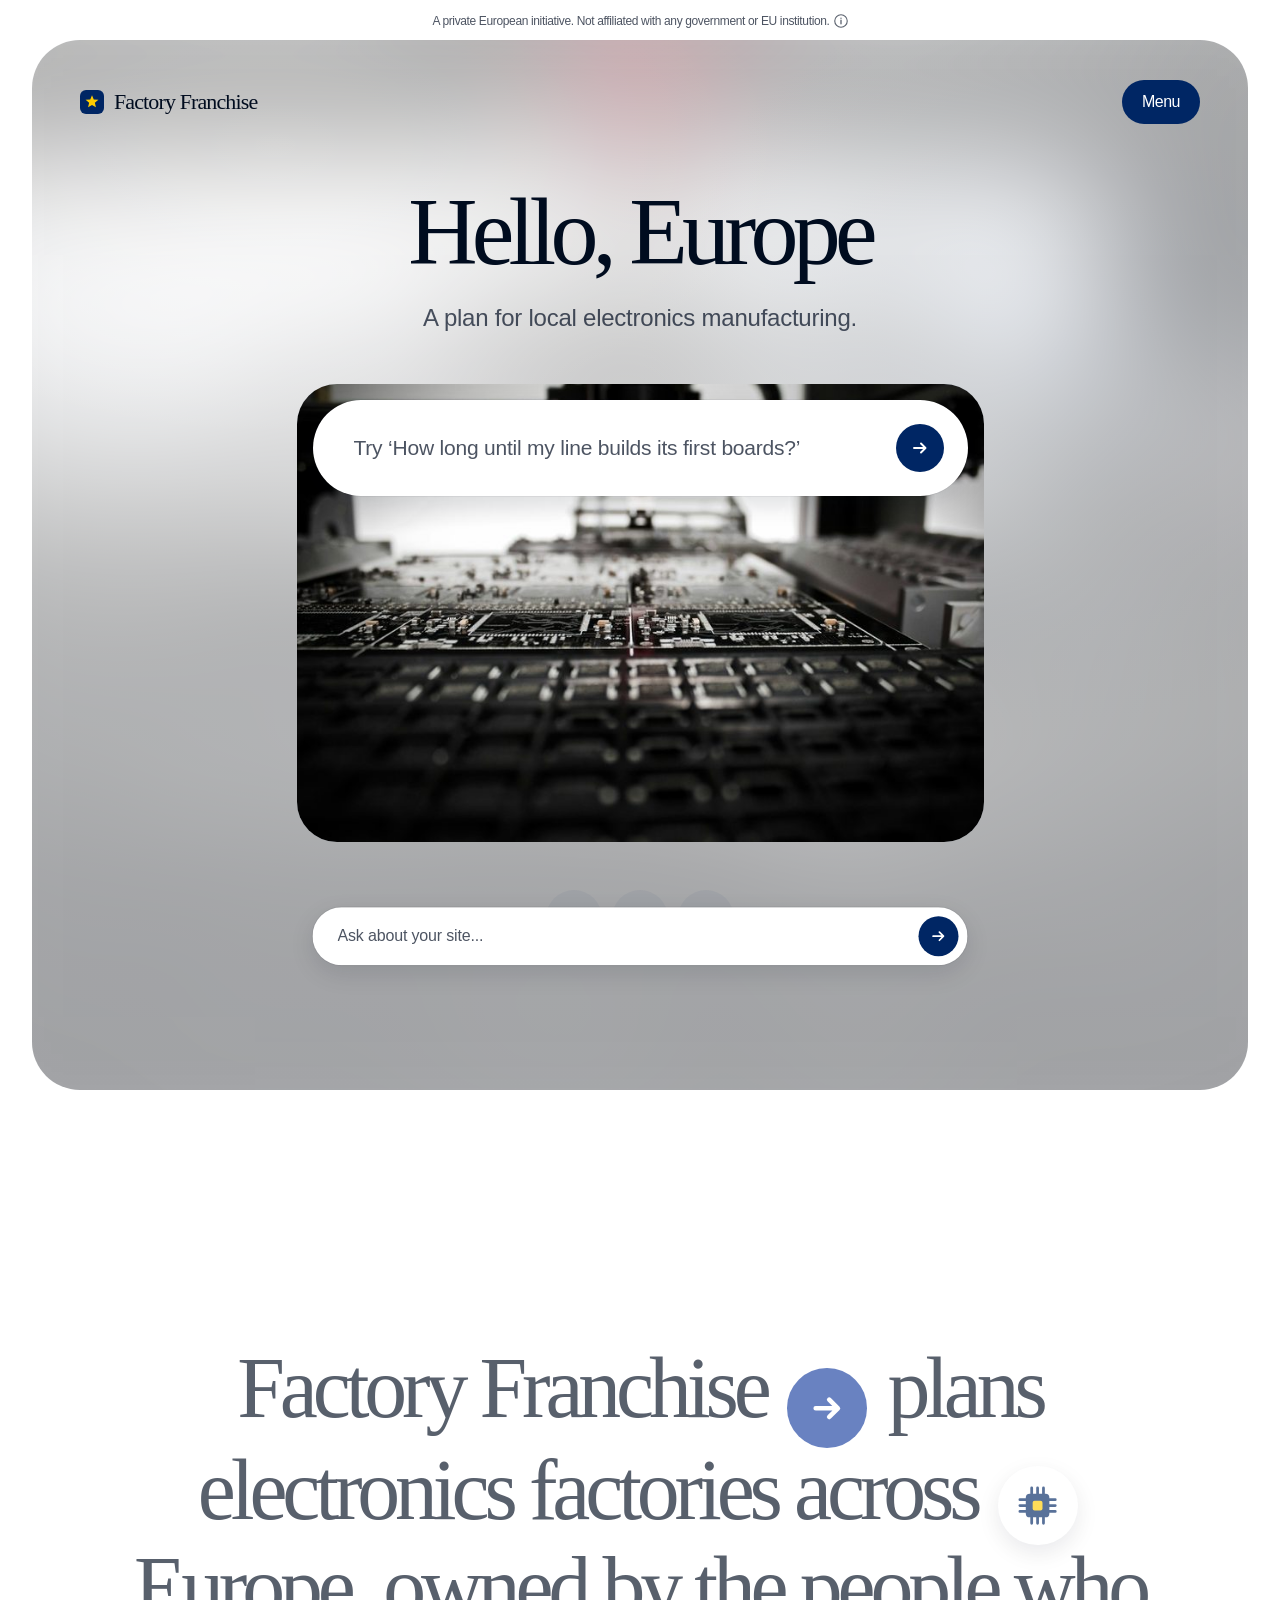
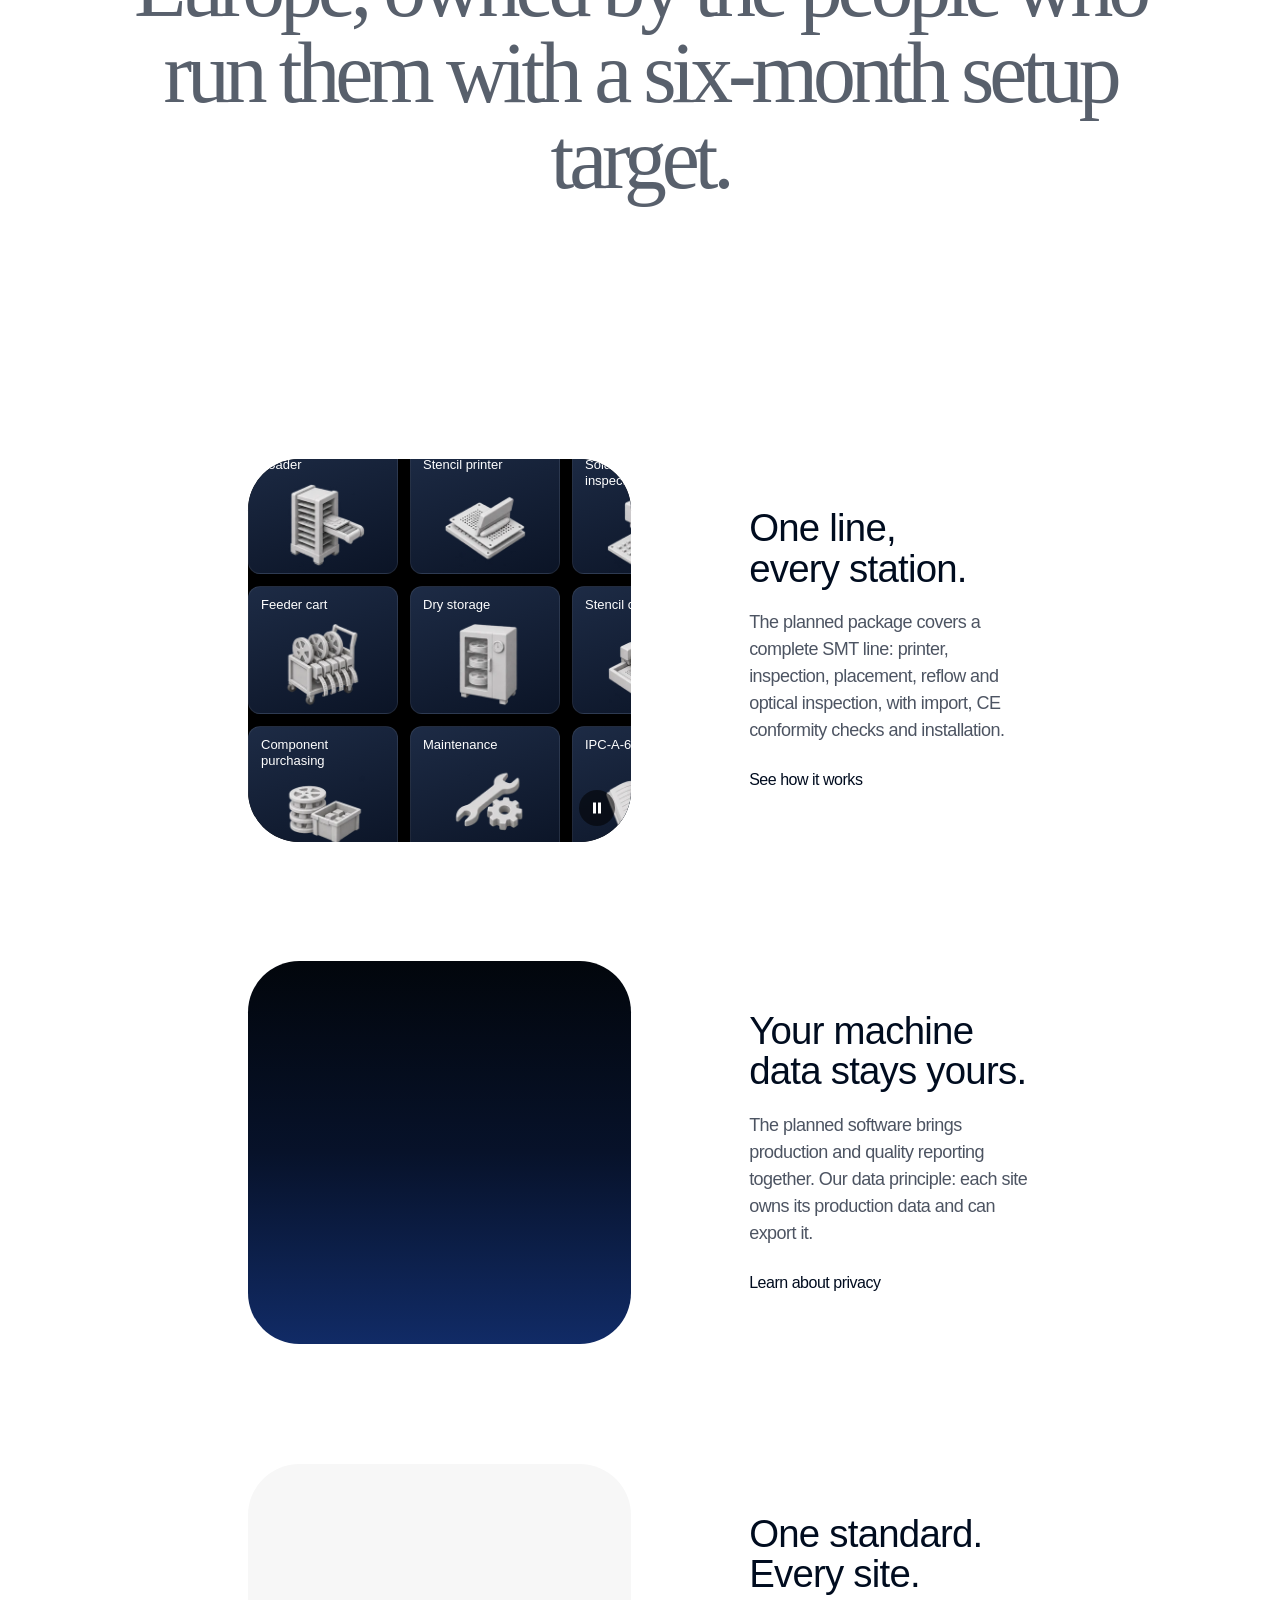
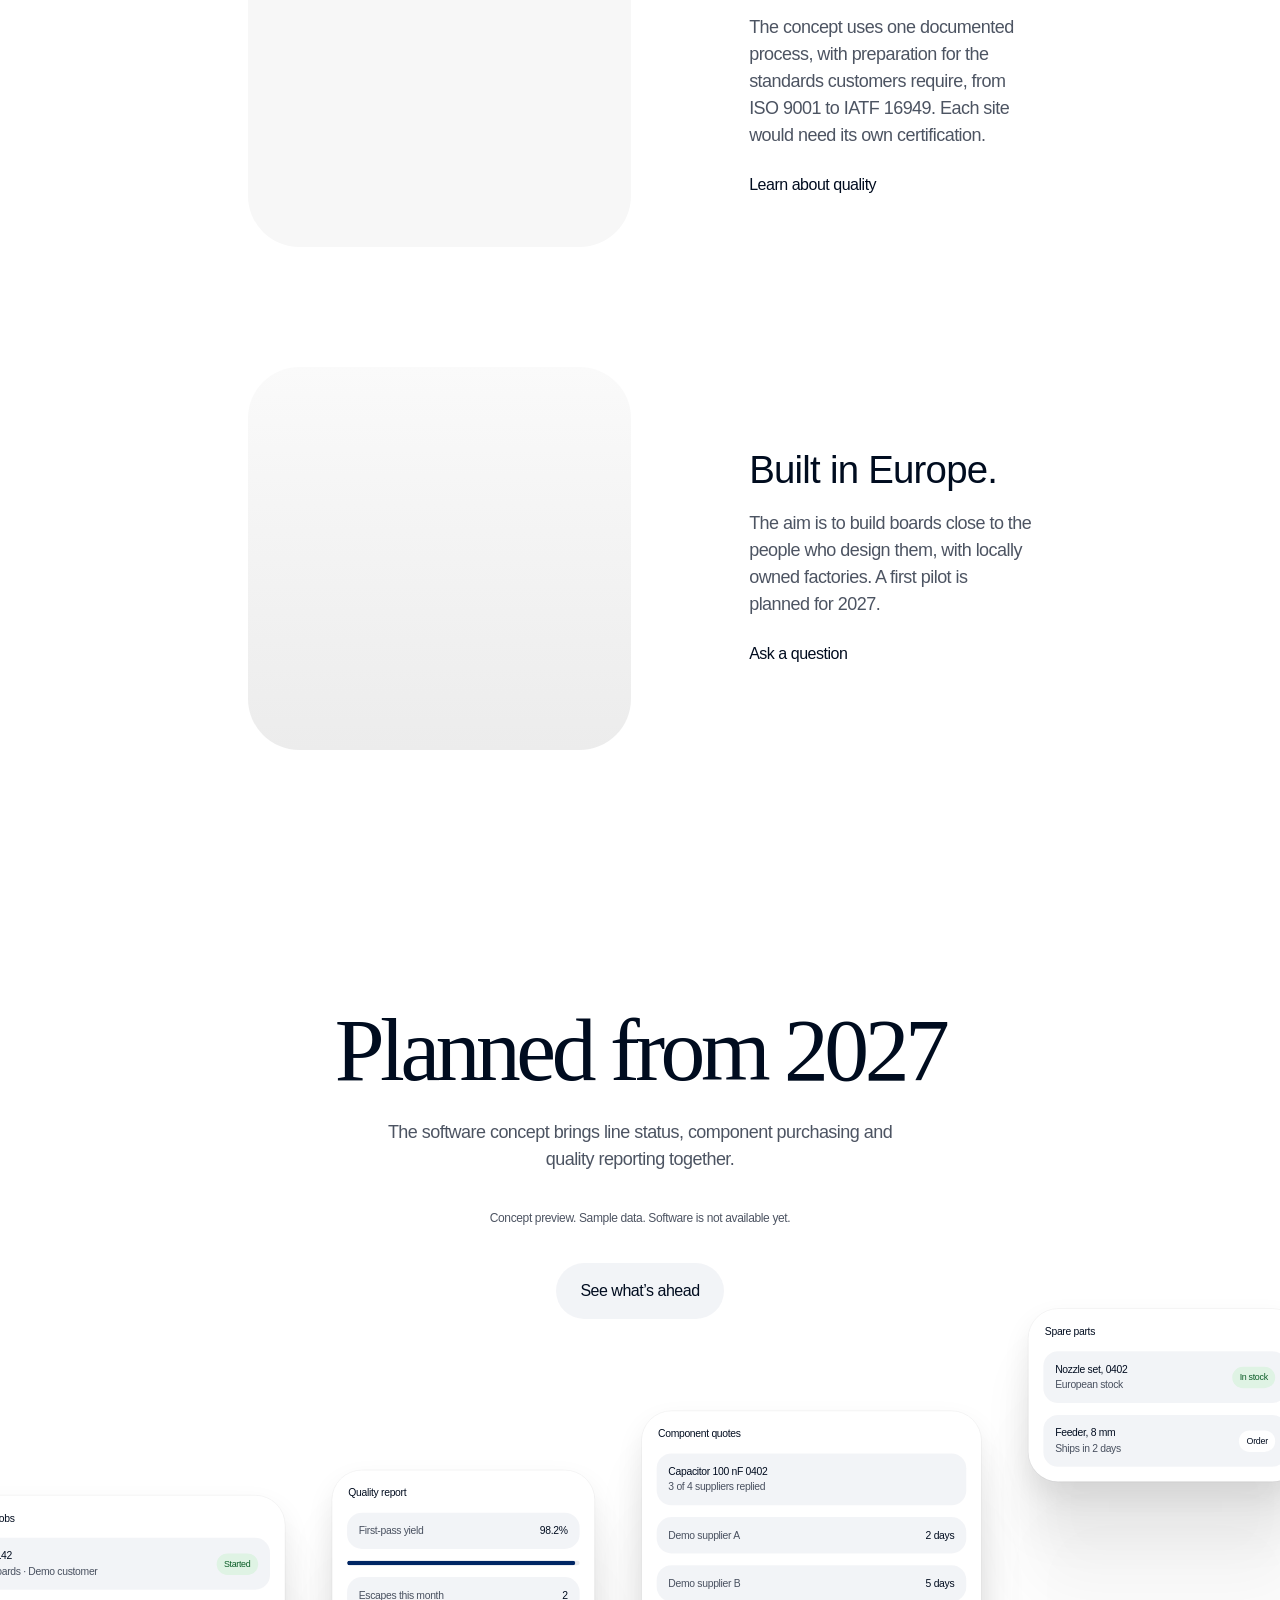
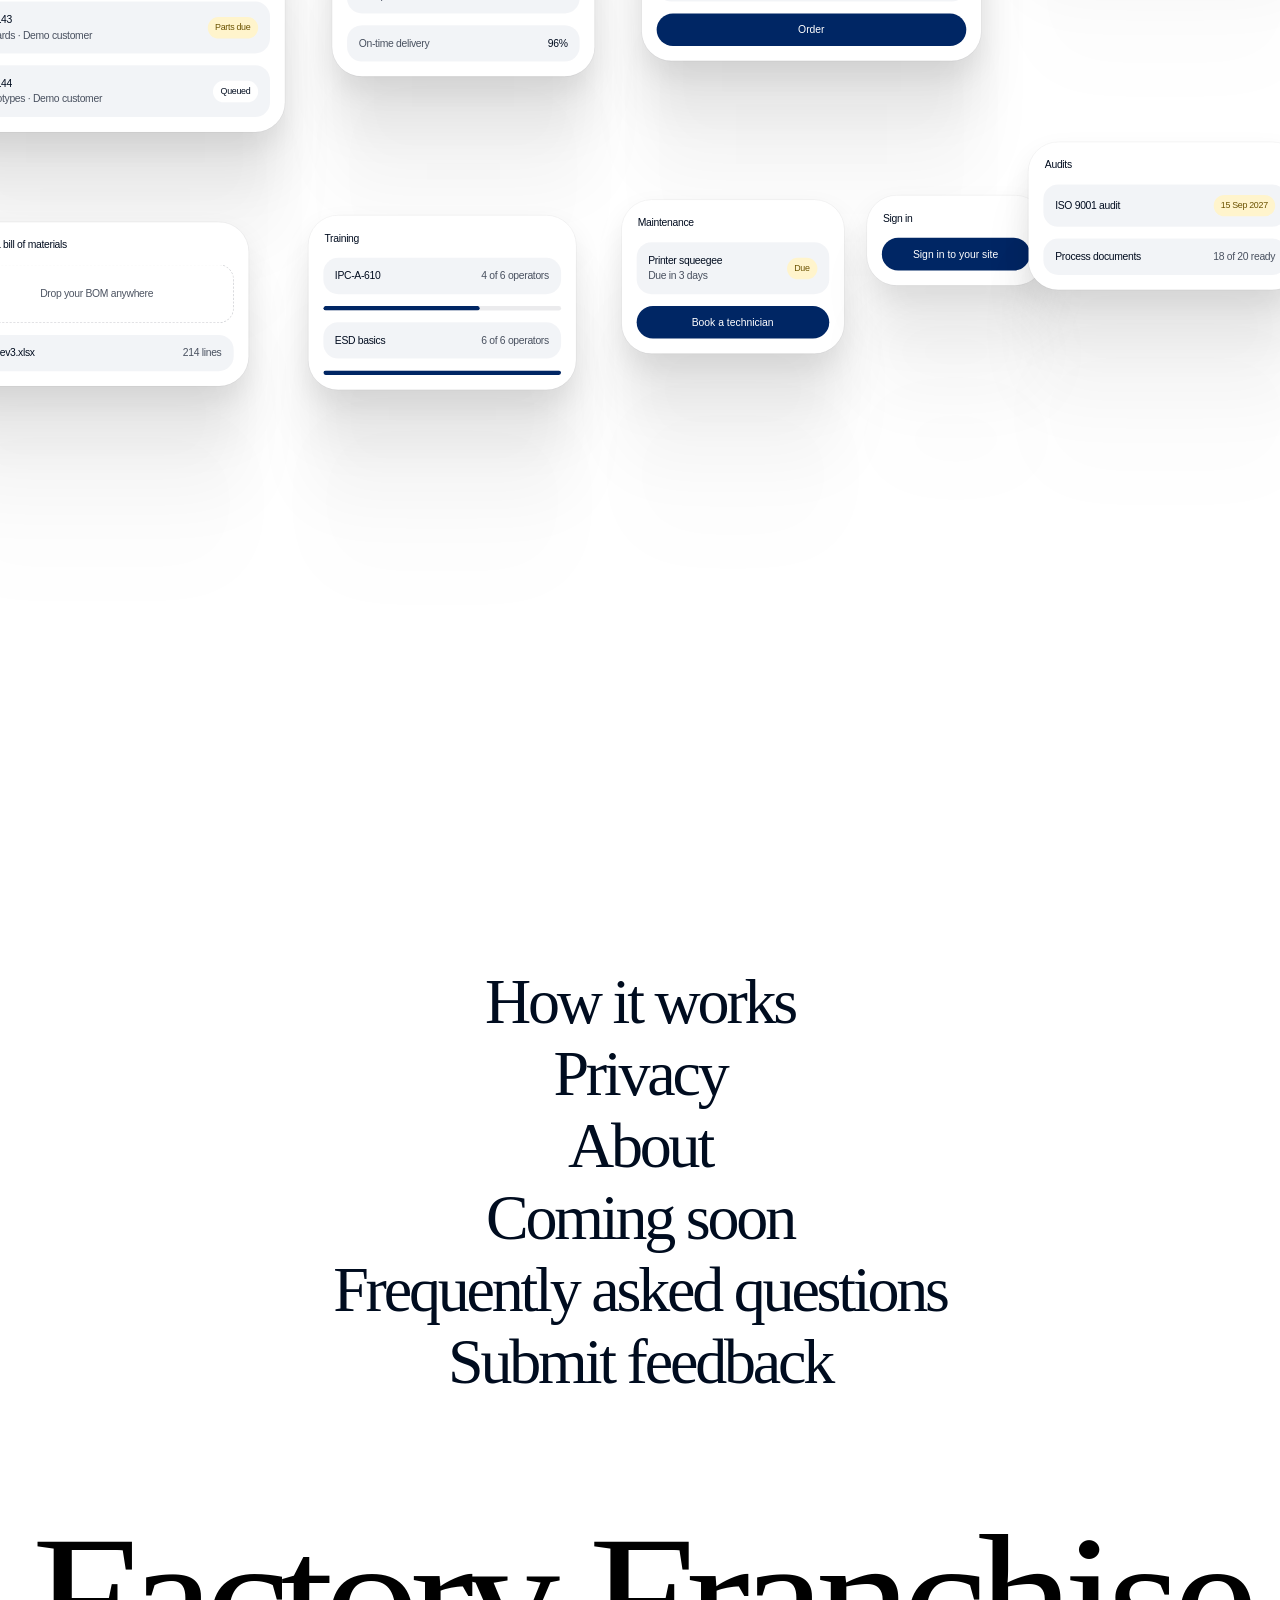
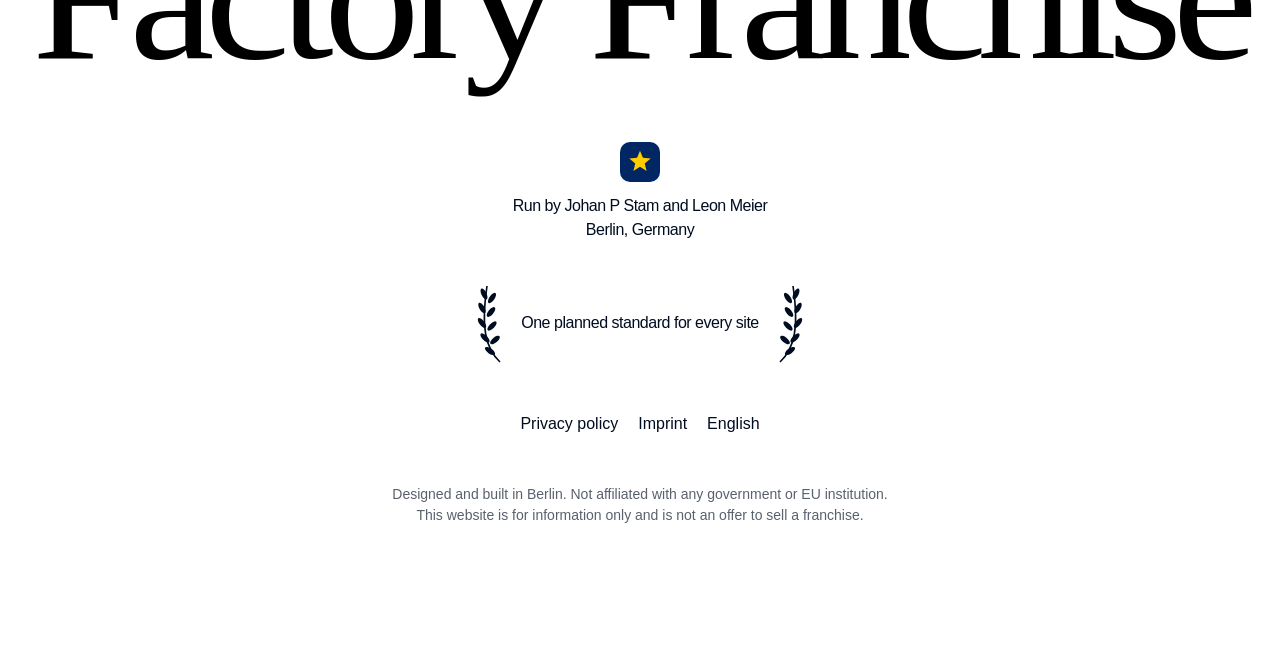
<file: index.html>
<!doctype html>
<html lang="en">
<head>
<meta charset="utf-8">
<meta name="viewport" content="width=device-width, initial-scale=1">
<title>Factory Franchise</title>
<meta name="description" content="A private initiative planning local electronics manufacturing across Europe. A first pilot is planned for 2027.">
<link rel="canonical" href="https://factory-franchise.eu/">
<meta property="og:type" content="website">
<meta property="og:site_name" content="Factory Franchise">
<meta property="og:title" content="Factory Franchise">
<meta property="og:description" content="A private initiative planning local electronics manufacturing across Europe. A first pilot is planned for 2027.">
<meta property="og:url" content="https://factory-franchise.eu/">
<meta property="og:image" content="https://factory-franchise.eu/img/share-card.png?v=34">
<meta property="og:image:width" content="1200">
<meta property="og:image:height" content="630">
<meta property="og:image:alt" content="Factory Franchise. Local electronics manufacturing in Europe.">
<meta name="twitter:card" content="summary_large_image">
<meta name="twitter:title" content="Factory Franchise">
<meta name="twitter:description" content="A private initiative planning local electronics manufacturing across Europe. A first pilot is planned for 2027.">
<meta name="twitter:image" content="https://factory-franchise.eu/img/share-card.png?v=34">
<meta name="twitter:image:alt" content="Factory Franchise. Local electronics manufacturing in Europe.">
<link rel="icon" href="favicon.svg?v=34" type="image/svg+xml">
<link rel="icon" href="favicon.ico?v=34" sizes="32x32">
<link rel="apple-touch-icon" href="apple-touch-icon.png?v=34" sizes="180x180">
<link rel="preload" href="/fonts/helvetica-now-text-400.woff2" as="font" type="font/woff2" crossorigin>
<link rel="stylesheet" href="site.css?v=34">
<link rel="stylesheet" href="chat.css?v=34">
<meta name="chat-endpoint" content="https://chat.factory-franchise.eu/api/chat">
<meta name="chat-enabled" content="true">
</head>
<body>
<a class="skip" href="#main">Skip to main content</a>

<details class="banner">
  <summary><span class="t-label">A private European initiative. Not affiliated with any government or EU institution.</span>
    <svg width="14" height="14" viewBox="0 0 14 14" aria-hidden="true"><circle cx="7" cy="7" r="6.25" fill="none" stroke="currentColor" stroke-width="1.1" opacity=".65"/><path d="M7 6.2v3.6M7 4.2v.1" stroke="currentColor" stroke-width="1.3" stroke-linecap="round" opacity=".65"/></svg></summary>
  <p>Factory Franchise is a private initiative developing a factory franchise concept, with a pilot planned for 2027. It is not run, endorsed or funded by the European Union, any EU institution or any national government.</p>
</details>

<main id="main">
  <section class="hero" aria-labelledby="hero-title">
    <div class="hero-bg" aria-hidden="true"></div>
    <header class="site-header">
      <a class="home-link" href="index.html" aria-label="Factory Franchise home">
        <svg class="mark" viewBox="0 0 24 24" aria-hidden="true"><rect width="24" height="24" rx="6" fill="#002664"/><path d="M12 5.2l1.75 4.3 4.65.35-3.55 3 1.1 4.5L12 14.9l-3.95 2.45 1.1-4.5-3.55-3 4.65-.35Z" fill="#ffcc00"/></svg>
        Factory Franchise</a>
      <button class="pill pill-navy" type="button" data-menu-open>Menu</button>
    </header>

    <div class="hero-copy">
      <h1 class="t-hero" id="hero-title">Hello, Europe</h1>
      <p class="t-support">A plan for local electronics manufacturing.</p>
    </div>

    <div class="stage">
      <form class="ask" aria-label="Describe what you need">
        <label class="sr-only" for="ask-hero">Describe what you need</label>
        <input type="text" id="ask-hero" maxlength="1000" autocomplete="off" placeholder="Try ‘How long until my line builds its first boards?’">
        <button class="round round-navy" type="submit"><span class="sr-only">Send message</span><svg width="20" height="20" viewBox="0 0 20 20" aria-hidden="true"><path d="M4 10h11M11 5.5 15.5 10 11 14.5" fill="none" stroke="currentColor" stroke-width="1.9" stroke-linecap="round" stroke-linejoin="round"/></svg></button>
      </form>
      <div class="slides" aria-roledescription="carousel" aria-label="Example questions">
        <div class="slides-track">
          <div class="slide" lang="en" data-q="How long until my line builds its first boards?"><img decoding="async" src="img/placement-head.jpg" srcset="img/placement-head-800.jpg 800w, img/placement-head.jpg 1600w" sizes="(max-width: 767px) calc(100vw - 64px), (max-width: 814px) calc(100vw - 128px), 687px" alt="A placement head above a circuit board" fetchpriority="high" width="1600" height="1067"></div>
          <div class="slide" lang="de" data-q="Ich habe 600 m² mit Drehstrom. Reicht das?"><img decoding="async" src="img/hall.jpg" srcset="img/hall-800.jpg 800w, img/hall.jpg 1600w" sizes="(max-width: 767px) calc(100vw - 64px), (max-width: 814px) calc(100vw - 128px), 687px" alt="A large industrial hall with concrete columns" width="1600" height="1067" loading="lazy"></div>
          <div class="slide" lang="nl" data-q="Kan ik de lijn leasen in plaats van kopen?"><img decoding="async" src="img/line-conveyor.jpg" srcset="img/line-conveyor-800.jpg 800w, img/line-conveyor.jpg 1600w" sizes="(max-width: 767px) calc(100vw - 64px), (max-width: 814px) calc(100vw - 128px), 687px" alt="Circuit boards moving along a production conveyor" width="1600" height="1067" loading="lazy"></div>
          <div class="slide" lang="fr" data-q="Quelles normes de qualité suivez-vous ?"><img decoding="async" src="img/inspection.jpg" srcset="img/inspection-800.jpg 800w, img/inspection.jpg 1600w" sizes="(max-width: 767px) calc(100vw - 64px), (max-width: 814px) calc(100vw - 128px), 687px" alt="An operator inspecting a board under a microscope" width="1600" height="1067" loading="lazy"></div>
          <div class="slide" lang="it" data-q="Chi si occupa della manutenzione delle macchine?"><img decoding="async" src="img/operator-rack.jpg" srcset="img/operator-rack-800.jpg 800w, img/operator-rack.jpg 1600w" sizes="(max-width: 767px) calc(100vw - 64px), (max-width: 814px) calc(100vw - 128px), 687px" alt="An operator next to a rack of assembled boards" width="1600" height="1067" loading="lazy"></div>
          <div class="slide" lang="pl" data-q="Czego potrzebuję, żeby zacząć?"><img decoding="async" src="img/tweezers.jpg" srcset="img/tweezers-800.jpg 800w, img/tweezers.jpg 1600w" sizes="(max-width: 767px) calc(100vw - 64px), (max-width: 814px) calc(100vw - 128px), 687px" alt="Tweezers placing a chip on a circuit board" width="1600" height="1067" loading="lazy"></div>
          <div class="slide" lang="es" data-q="¿De dónde vienen las máquinas?"><img decoding="async" src="img/board-closeup.jpg" srcset="img/board-closeup-800.jpg 800w, img/board-closeup.jpg 1600w" sizes="(max-width: 767px) calc(100vw - 64px), (max-width: 814px) calc(100vw - 128px), 687px" alt="Close-up of an assembled circuit board" width="1600" height="1067" loading="lazy"></div>
          <div class="slide" lang="sv" data-q="Vem äger maskindatan?"><img decoding="async" src="img/finished-board.jpg" srcset="img/finished-board-800.jpg 800w, img/finished-board.jpg 1600w" sizes="(max-width: 767px) calc(100vw - 64px), (max-width: 814px) calc(100vw - 128px), 687px" alt="A finished circuit board with many small components" width="1600" height="1067" loading="lazy"></div>
        </div>
      </div>
      <p class="sr-only" id="example-live" aria-live="polite"></p>
    </div>

    <div class="carousel-ctl">
      <button class="round round-tint" type="button" data-carousel="prev" aria-label="Previous example"><svg width="20" height="20" viewBox="0 0 20 20" aria-hidden="true"><path d="M12 5 7 10l5 5" fill="none" stroke="currentColor" stroke-width="1.8" stroke-linecap="round" stroke-linejoin="round"/></svg></button>
      <button class="round round-tint" type="button" data-carousel="pause" aria-label="Pause the example questions"><svg width="20" height="20" viewBox="0 0 20 20" aria-hidden="true"><path d="M7 5v10M13 5v10" stroke="currentColor" stroke-width="2" stroke-linecap="round"/></svg></button>
      <button class="round round-tint" type="button" data-carousel="next" aria-label="Next example"><svg width="20" height="20" viewBox="0 0 20 20" aria-hidden="true"><path d="m8 5 5 5-5 5" fill="none" stroke="currentColor" stroke-width="1.8" stroke-linecap="round" stroke-linejoin="round"/></svg></button>
    </div>
  </section>

  <section class="manifesto" aria-label="What we do">
    <p class="sr-only">Factory Franchise plans locally owned electronics factories across Europe, targeting first boards six months after contract.</p>
    <p aria-hidden="true">
      <span class="w">Factory</span> <span class="w">Franchise</span> <a class="inline-btn w" href="how-it-works.html" tabindex="-1"><svg viewBox="0 0 20 20"><path d="M4 10h11M11 5.5 15.5 10 11 14.5" fill="none" stroke="currentColor" stroke-width="2.4" stroke-linecap="round" stroke-linejoin="round"/></svg></a>
      <span class="w">plans</span> <span class="w">electronics</span> <span class="w">factories</span> <span class="w">across</span>
      <span class="inline-badge w"><svg viewBox="0 0 24 24"><rect x="6" y="6" width="12" height="12" rx="2" fill="#002664"/><rect x="9.5" y="9.5" width="5" height="5" rx="1" fill="#ffcc00"/><path d="M9 3v3M12 3v3M15 3v3M9 18v3M12 18v3M15 18v3M3 9h3M3 12h3M3 15h3M18 9h3M18 12h3M18 15h3" stroke="#002664" stroke-width="1.4" stroke-linecap="round"/></svg></span>
      <span class="w">Europe,</span> <span class="w">owned</span> <span class="w">by</span> <span class="w">the</span> <span class="w">people</span> <span class="w">who</span> <span class="w">run</span> <span class="w">them</span>
      <span class="w">with</span> <span class="w">a</span> <span class="w">six-month</span> <span class="w">setup</span> <span class="w">target.</span>
    </p>
  </section>

  <section class="features" aria-label="Highlights">
    <div class="feature">
      <div class="squircle sq-stations" role="group" aria-label="Stations of an SMT line drifting past as small white models: printer, paste inspection, placement, reflow oven, optical inspection and the equipment around them.">
        <div class="drift" aria-hidden="true"></div>
        <div class="drift" aria-hidden="true"></div>
        <div class="drift" aria-hidden="true"></div>
        <button class="round sq-pause" type="button" aria-label="Pause the animation"><svg width="14" height="14" viewBox="0 0 14 14" aria-hidden="true"><path d="M3 1.5h3v11H3zM8 1.5h3v11H8z" fill="currentColor"/></svg></button>
      </div>
      <div class="feature-text">
        <h2 class="t-feature">One line,<br>every station.</h2>
        <p class="t-body">The planned package covers a complete SMT line: printer, inspection, placement, reflow and optical inspection, with import, CE conformity checks and installation.</p>
        <a class="t-cta" href="how-it-works.html">See how it works</a>
      </div>
    </div>

    <div class="feature">
      <div class="squircle sq-data">
        <p class="sr-only">A padlock in front of a night sky.</p>
        <svg class="sky" viewBox="0 0 400 400" preserveAspectRatio="xMidYMid slice" aria-hidden="true" data-playing="false"></svg>
        <button class="beacon" type="button" aria-label="Make a shooting star"><svg viewBox="0 0 8 8" aria-hidden="true"><path d="M4 0 4.8 3.2 8 4 4.8 4.8 4 8 3.2 4.8 0 4 3.2 3.2Z" fill="currentColor"/></svg></button>
        <span class="sr-only" role="status"></span>
        <div class="lock" data-visible="false" aria-hidden="true">
          <svg width="44" height="44" viewBox="0 0 20 20"><path class="shackle" d="M6.5 9V6a3.5 3.5 0 0 1 7 0v3" fill="none" stroke="currentColor" stroke-width="2"/><path d="M4 9h12a1.5 1.5 0 0 1 1.5 1.5v6A1.5 1.5 0 0 1 16 18H4a1.5 1.5 0 0 1-1.5-1.5v-6A1.5 1.5 0 0 1 4 9Z" fill="currentColor"/><path d="M10 11.6a1.3 1.3 0 0 0-.7 2.4v1.6h1.4V14a1.3 1.3 0 0 0-.7-2.4Z" fill="#e6e8ea"/></svg>
        </div>
      </div>
      <div class="feature-text">
        <h2 class="t-feature">Your machine data stays yours.</h2>
        <p class="t-body">The planned software brings production and quality reporting together. Our data principle: each site owns its production data and can export it.</p>
        <a class="t-cta" href="privacy.html">Learn about privacy</a>
      </div>
    </div>

    <div class="feature">
      <div class="squircle sq-standards" role="img" aria-label="Standards considered in the concept, including ISO 9001 and IPC-A-610. These are not certifications held by Factory Franchise."></div>
      <div class="feature-text">
        <h2 class="t-feature">One standard.<br>Every site.</h2>
        <p class="t-body">The concept uses one documented process, with preparation for the standards customers require, from ISO 9001 to IATF 16949. Each site would need its own certification.</p>
        <a class="t-cta" href="how-it-works.html#standard">Learn about quality</a>
      </div>
    </div>

    <div class="feature">
      <div class="squircle sq-europe" role="img" aria-label="Flags of European countries: Netherlands, Germany, France, Italy, Poland, Spain.">
        <div class="dock" aria-hidden="true"><i class="tile f-nl"></i><i class="tile f-de"></i><i class="tile f-fr"></i><i class="tile f-it"></i><i class="tile f-pl"></i><i class="tile f-es"></i></div>
      </div>
      <div class="feature-text">
        <h2 class="t-feature">Built in Europe.</h2>
        <p class="t-body">The aim is to build boards close to the people who design them, with locally owned factories. A first pilot is planned for 2027.</p>
        <a class="t-cta" href="#ask-dock" onclick="document.getElementById('ask-dock').focus(); return false;">Ask a question</a>
      </div>
    </div>
  </section>

  <section class="roadmap" aria-labelledby="roadmap-title">
    <div class="roadmap-head">
      <h2 class="t-section" id="roadmap-title">Planned from 2027</h2>
      <p class="t-body">The software concept brings line status, component purchasing and quality reporting together.</p>
      <p class="t-label" style="line-height:18px">Concept preview. Sample data. Software is not available yet.</p>
      <a class="pill pill-tint" href="coming-soon.html">See what’s ahead</a>
    </div>
    <div class="roadmap-art">
      <ul class="sr-only">
        <li>Line status. The preview shows each station of the line and whether it is running.</li>
        <li>Today’s jobs. The preview shows three jobs with board counts and status.</li>
        <li>Upload a bill of materials. The preview shows a dropped BOM file.</li>
        <li>Quality report. The preview shows first-pass yield, escapes and on-time delivery.</li>
        <li>Training. The preview shows operator training progress.</li>
        <li>Component quotes. The preview shows supplier quotes and an order button.</li>
        <li>Maintenance. The preview shows a due task and a booking button.</li>
        <li>Spare parts, audits and nitrogen supply. The previews show stock, audit dates and tank level.</li>
      </ul>
      <div class="roadmap-canvas" aria-hidden="true">
        <div class="rcard" style="--drag:1;left:288.5px;top:312px;width:403px" inert>
          <p class="rcard-title">Line status</p>
          <div class="rrow"><b>Stencil printer</b><span class="chip go">Running</span></div>
          <div class="rrow"><b>Pick and place 1</b><span class="chip go">Running</span></div>
          <div class="rrow"><b>Pick and place 2</b><span class="chip go">Running</span></div>
          <div class="rrow"><b>Reflow oven</b><span class="chip warn">Warming up</span></div>
        </div>
        <div class="rcard" style="--drag:0.85;left:754.5px;top:213px;width:458px" inert>
          <p class="rcard-title">Today’s jobs</p>
          <div class="rrow"><span><b>Job 0142</b><br><span class="muted">120 boards · Demo customer</span></span><span class="chip go">Started</span></div>
          <div class="rrow"><span><b>Job 0143</b><br><span class="muted">40 boards · Demo customer</span></span><span class="chip warn">Parts due</span></div>
          <div class="rrow"><span><b>Job 0144</b><br><span class="muted">8 prototypes · Demo customer</span></span><span class="chip">Queued</span></div>
        </div>
        <div class="rcard" style="--drag:0.75;left:754.5px;top:650px;width:409px" inert>
          <p class="rcard-title">Upload a bill of materials</p>
          <div class="drop">Drop your BOM anywhere</div>
          <div class="rrow"><b>bom_rev3.xlsx</b><span class="muted">214 lines</span></div>
        </div>
        <div class="rcard" style="--drag:0.55;left:1276.8px;top:167px;width:354px" inert>
          <p class="rcard-title">Quality report</p>
          <div class="rrow"><span class="muted">First-pass yield</span><b>98.2%</b></div>
          <div class="bar"><i style="width:98.2%"></i></div>
          <div class="rrow"><span class="muted">Escapes this month</span><b>2</b></div>
          <div class="rrow"><span class="muted">On-time delivery</span><b>96%</b></div>
        </div>
        <div class="rcard" style="--drag:0.6;left:1244.5px;top:635px;width:361px" inert>
          <p class="rcard-title">Training</p>
          <div class="rrow"><b>IPC-A-610</b><span class="muted">4 of 6 operators</span></div>
          <div class="bar"><i style="width:66%"></i></div>
          <div class="rrow"><b>ESD basics</b><span class="muted">6 of 6 operators</span></div>
          <div class="bar"><i style="width:100%"></i></div>
        </div>
        <div class="rcard" style="--drag:0.45;left:1694.8px;top:83px;width:458px" inert>
          <p class="rcard-title">Component quotes</p>
          <div class="rrow"><span><b>Capacitor 100 nF 0402</b><br><span class="muted">3 of 4 suppliers replied</span></span></div>
          <div class="rrow"><span class="muted">Demo supplier A</span><b>2 days</b></div>
          <div class="rrow"><span class="muted">Demo supplier B</span><b>5 days</b></div>
          <button class="rbtn" type="button" tabindex="-1">Order</button>
        </div>
        <div class="rcard" style="--drag:0.5;left:1667.5px;top:610px;width:300px" inert>
          <p class="rcard-title">Maintenance</p>
          <div class="rrow"><span><b>Printer squeegee</b><br><span class="muted">Due in 3 days</span></span><span class="chip warn">Due</span></div>
          <button class="rbtn" type="button" tabindex="-1">Book a technician</button>
        </div>
        <div class="rcard" style="--drag:0.65;left:1998.5px;top:610px;width:240px" inert>
          <p class="rcard-title">Sign in</p>
          <button class="rbtn" type="button" tabindex="-1">Sign in to your site</button>
        </div>
        <div class="rcard" style="--drag:0.8;left:2217px;top:-41px;width:369px" inert>
          <p class="rcard-title">Spare parts</p>
          <div class="rrow"><span><b>Nozzle set, 0402</b><br><span class="muted">European stock</span></span><span class="chip go">In stock</span></div>
          <div class="rrow"><span><b>Feeder, 8 mm</b><br><span class="muted">Ships in 2 days</span></span><span class="chip">Order</span></div>
        </div>
        <div class="rcard" style="--drag:0.9;left:2217px;top:548px;width:369px" inert>
          <p class="rcard-title">Audits</p>
          <div class="rrow"><b>ISO 9001 audit</b><span class="chip warn">15 Sep 2027</span></div>
          <div class="rrow"><b>Process documents</b><span class="muted">18 of 20 ready</span></div>
        </div>
        <div class="rcard" style="--drag:1;left:2652px;top:33px;width:354px" inert>
          <p class="rcard-title">Nitrogen supply</p>
          <div class="rrow"><span class="muted">Tank level</span><b>62%</b></div>
          <div class="bar"><i style="width:62%"></i></div>
          <div class="rrow"><span class="muted">Refill</span><span class="chip go">Ordered</span></div>
        </div>
      </div>
    </div>
  </section>
</main>

<form class="ask dock-ask" aria-label="Ask a question">
  <label class="sr-only" for="ask-dock">Ask a question</label>
  <input type="text" id="ask-dock" maxlength="1000" autocomplete="off" placeholder="Ask about your site...">
  <button class="round round-navy" type="submit"><span class="sr-only">Send message</span><svg width="18" height="18" viewBox="0 0 20 20" aria-hidden="true"><path d="M4 10h11M11 5.5 15.5 10 11 14.5" fill="none" stroke="currentColor" stroke-width="1.9" stroke-linecap="round" stroke-linejoin="round"/></svg></button>
</form>

<footer class="site-footer">
  <nav aria-label="Footer">
    <ul class="big-links">
      <li><a href="how-it-works.html">How it works</a></li>
      <li><a href="privacy.html">Privacy</a></li>
      <li><a href="about.html">About</a></li>
      <li><a href="coming-soon.html">Coming soon</a></li>
      <li><a href="faq.html">Frequently asked questions</a></li>
      <li><a href="mailto:hello@factory-franchise.eu?subject=Feedback">Submit feedback</a></li>
    </ul>
  </nav>
  <svg class="wordmark-giant" viewBox="0 0 1344 190" role="img" aria-label="Factory Franchise"><text x="672" y="150" text-anchor="middle" textLength="1344" lengthAdjust="spacingAndGlyphs" font-family="ui-serif, Iowan Old Style, Times New Roman, Times, serif" font-size="196" letter-spacing="-10">Factory Franchise</text></svg>
  <div class="foot-org">
    <svg width="40" height="40" viewBox="0 0 24 24" aria-hidden="true"><rect width="24" height="24" rx="6" fill="#002664"/><path d="M12 5.2l1.75 4.3 4.65.35-3.55 3 1.1 4.5L12 14.9l-3.95 2.45 1.1-4.5-3.55-3 4.65-.35Z" fill="#ffcc00"/></svg>
    <p style="margin:0">Run by Johan P Stam and Leon Meier<br>Berlin, Germany</p>
  </div>
  <div class="laurels">
    <svg viewBox="0 0 30 82" aria-hidden="true"><path d="M25 80C10 66 6 44 12 4" fill="none" stroke="currentColor" stroke-width="1.6"/><g fill="currentColor"><ellipse cx="9" cy="12" rx="2.6" ry="6" transform="rotate(-25 9 12)"/><ellipse cx="17" cy="16" rx="2.6" ry="6" transform="rotate(35 17 16)"/><ellipse cx="7" cy="26" rx="2.6" ry="6" transform="rotate(-30 7 26)"/><ellipse cx="16" cy="30" rx="2.6" ry="6" transform="rotate(40 16 30)"/><ellipse cx="7" cy="41" rx="2.6" ry="6" transform="rotate(-38 7 41)"/><ellipse cx="17" cy="44" rx="2.6" ry="6" transform="rotate(45 17 44)"/><ellipse cx="10" cy="56" rx="2.6" ry="6" transform="rotate(-45 10 56)"/><ellipse cx="20" cy="58" rx="2.6" ry="6" transform="rotate(50 20 58)"/><ellipse cx="15" cy="69" rx="2.6" ry="6" transform="rotate(-55 15 69)"/></g></svg>
    <span>One planned standard for every site</span>
    <svg class="r" viewBox="0 0 30 82" aria-hidden="true"><path d="M25 80C10 66 6 44 12 4" fill="none" stroke="currentColor" stroke-width="1.6"/><g fill="currentColor"><ellipse cx="9" cy="12" rx="2.6" ry="6" transform="rotate(-25 9 12)"/><ellipse cx="17" cy="16" rx="2.6" ry="6" transform="rotate(35 17 16)"/><ellipse cx="7" cy="26" rx="2.6" ry="6" transform="rotate(-30 7 26)"/><ellipse cx="16" cy="30" rx="2.6" ry="6" transform="rotate(40 16 30)"/><ellipse cx="7" cy="41" rx="2.6" ry="6" transform="rotate(-38 7 41)"/><ellipse cx="17" cy="44" rx="2.6" ry="6" transform="rotate(45 17 44)"/><ellipse cx="10" cy="56" rx="2.6" ry="6" transform="rotate(-45 10 56)"/><ellipse cx="20" cy="58" rx="2.6" ry="6" transform="rotate(50 20 58)"/><ellipse cx="15" cy="69" rx="2.6" ry="6" transform="rotate(-55 15 69)"/></g></svg>
  </div>
  <div class="foot-links">
    <a href="legal.html#privacy-policy">Privacy policy</a>
    <a href="legal.html#imprint">Imprint</a>
    <span class="lang" lang="en" style="padding:8px">English</span>
  </div>
  <p class="foot-note">Designed and built in Berlin. Not affiliated with any government or EU institution. This website is for information only and is not an offer to sell a franchise.</p>
</footer>

<dialog class="menu" aria-label="Menu">
  <div class="site-header">
    <a class="home-link" href="index.html" aria-label="Factory Franchise home"><svg class="mark" viewBox="0 0 24 24" aria-hidden="true"><rect width="24" height="24" rx="6" fill="#002664"/><path d="M12 5.2l1.75 4.3 4.65.35-3.55 3 1.1 4.5L12 14.9l-3.95 2.45 1.1-4.5-3.55-3 4.65-.35Z" fill="#ffcc00"/></svg>Factory Franchise</a>
    <button class="pill pill-navy" type="button" data-menu-close>Close</button>
  </div>
  <nav aria-label="Main">
    <ul class="big-links">
      <li><a href="index.html">Home</a></li>
      <li><a href="how-it-works.html">How it works</a></li>
      <li><a href="privacy.html">Privacy</a></li>
      <li><a href="about.html">About</a></li>
      <li><a href="coming-soon.html">Coming soon</a></li>
      <li><a href="faq.html">Frequently asked questions</a></li>
    </ul>
  </nav>
</dialog>

<script type="module" src="site.js?v=34"></script>
</body>
</html>
</file>
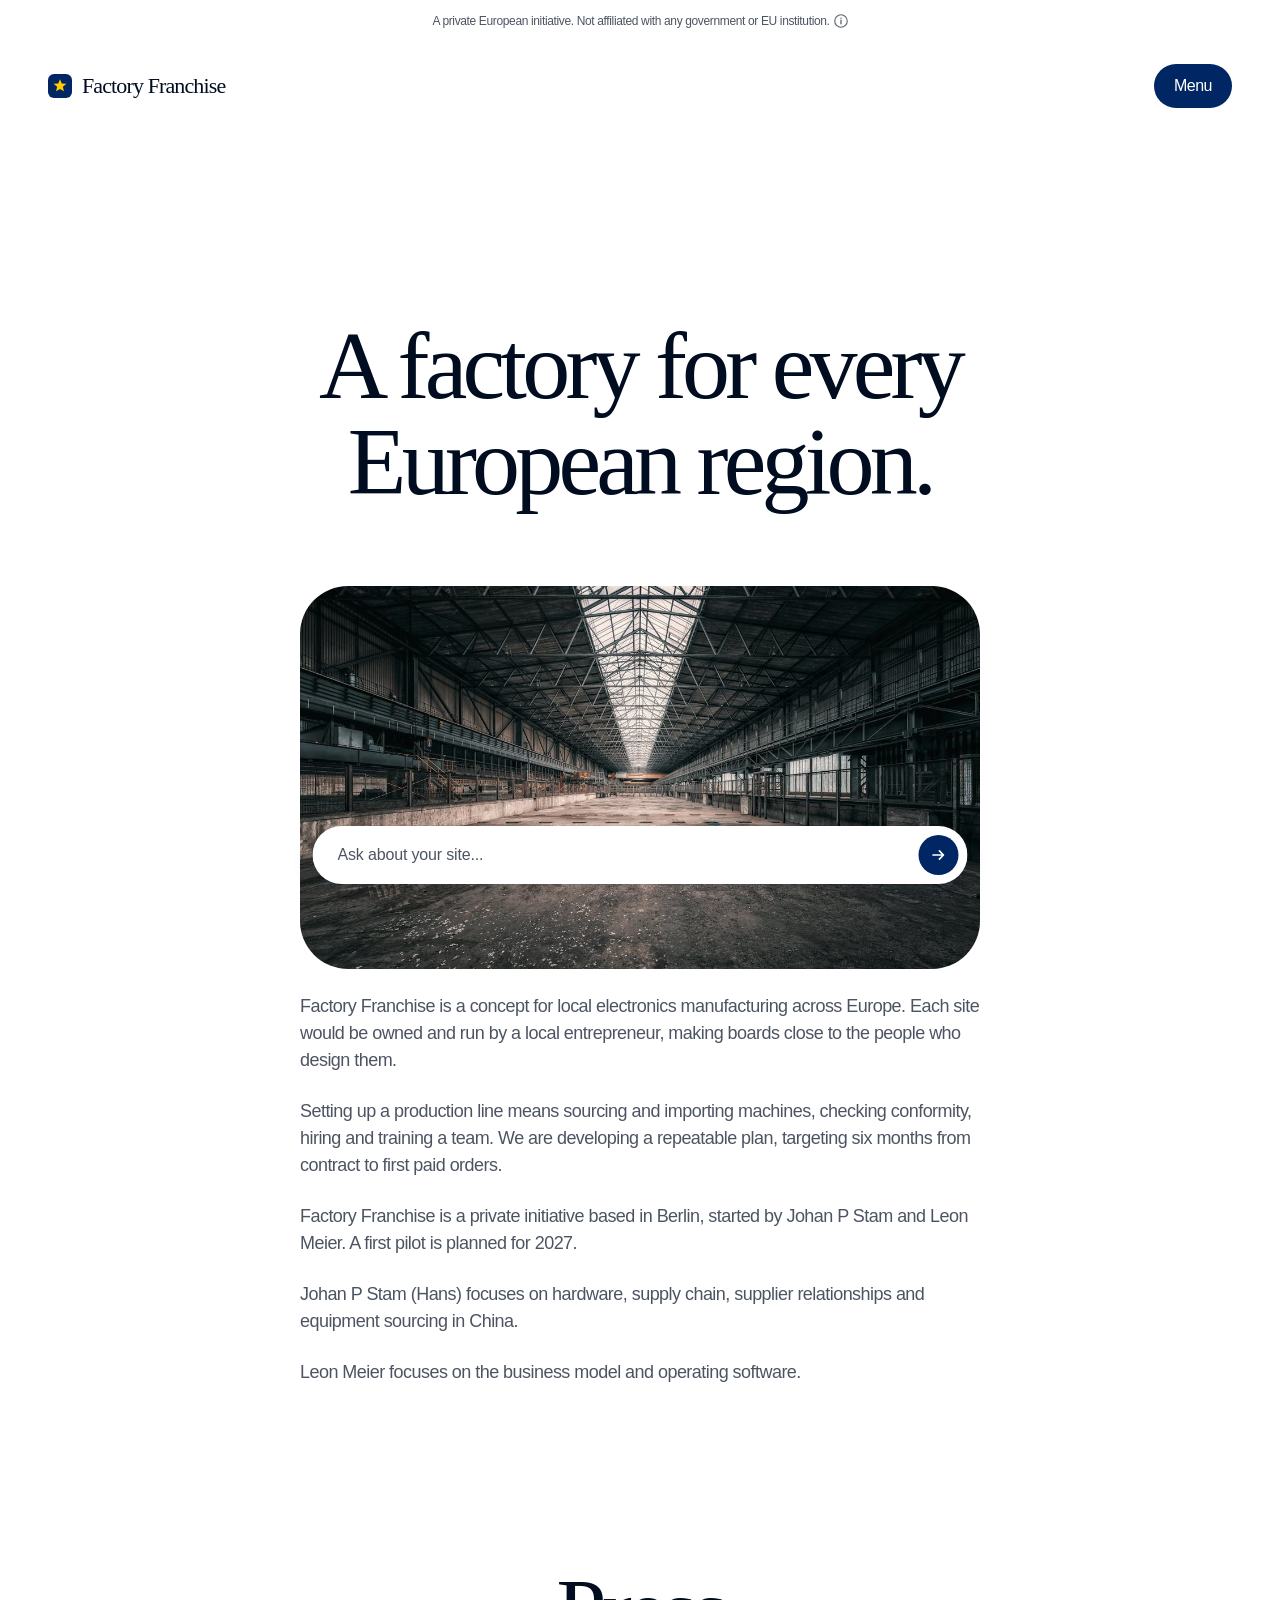
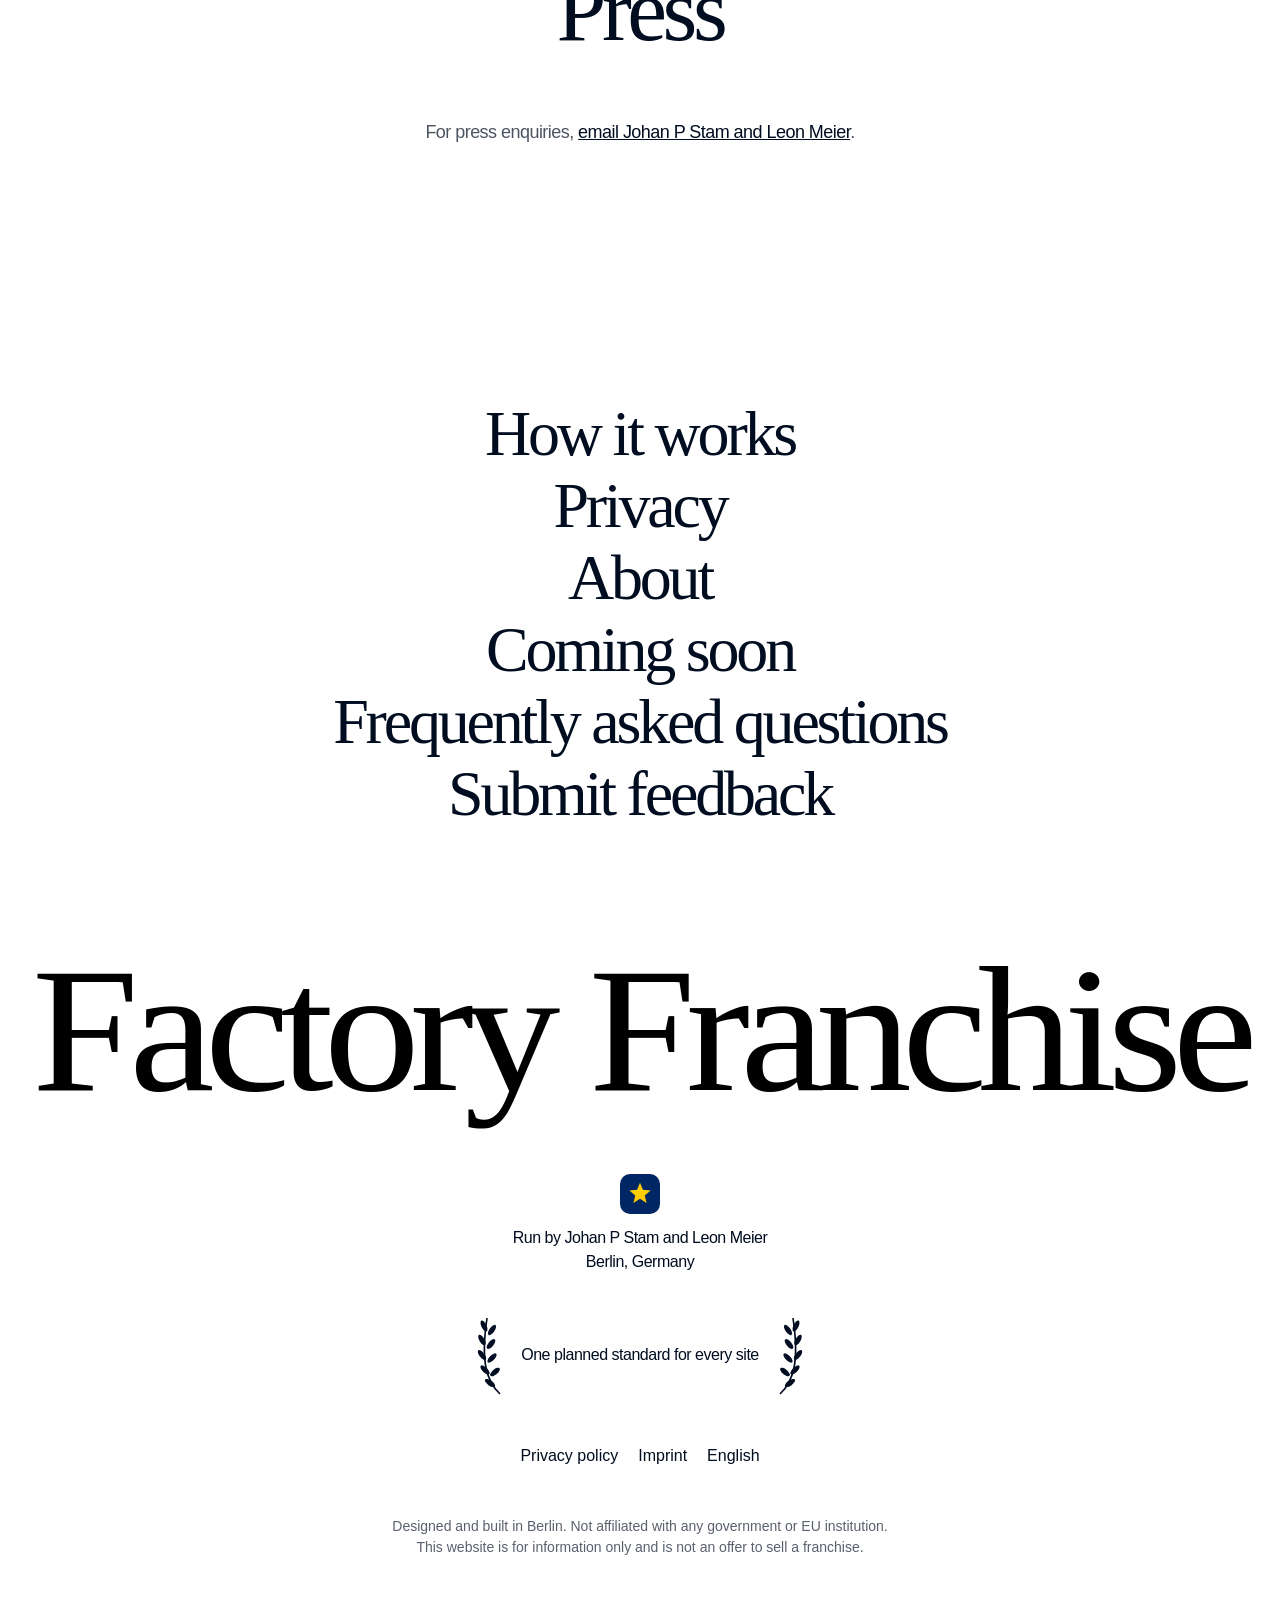
<file: about.html>
<!doctype html>
<html lang="en">
<head>
<meta charset="utf-8">
<meta name="viewport" content="width=device-width, initial-scale=1">
<title>About | Factory Franchise</title>
<meta name="description" content="The people and plans behind Factory Franchise, a private initiative based in Berlin.">
<link rel="canonical" href="https://factory-franchise.eu/about.html">
<meta property="og:type" content="website">
<meta property="og:site_name" content="Factory Franchise">
<meta property="og:title" content="About | Factory Franchise">
<meta property="og:description" content="The people and plans behind Factory Franchise, a private initiative based in Berlin.">
<meta property="og:url" content="https://factory-franchise.eu/about.html">
<meta property="og:image" content="https://factory-franchise.eu/img/share-card.png?v=34">
<meta property="og:image:width" content="1200">
<meta property="og:image:height" content="630">
<meta property="og:image:alt" content="Factory Franchise. Local electronics manufacturing in Europe.">
<meta name="twitter:card" content="summary_large_image">
<meta name="twitter:title" content="About | Factory Franchise">
<meta name="twitter:description" content="The people and plans behind Factory Franchise, a private initiative based in Berlin.">
<meta name="twitter:image" content="https://factory-franchise.eu/img/share-card.png?v=34">
<meta name="twitter:image:alt" content="Factory Franchise. Local electronics manufacturing in Europe.">
<link rel="icon" href="favicon.svg?v=34" type="image/svg+xml">
<link rel="icon" href="favicon.ico?v=34" sizes="32x32">
<link rel="apple-touch-icon" href="apple-touch-icon.png?v=34" sizes="180x180">
<link rel="preload" href="/fonts/helvetica-now-text-400.woff2" as="font" type="font/woff2" crossorigin>
<link rel="stylesheet" href="site.css?v=34">
<link rel="stylesheet" href="chat.css?v=34">
<meta name="chat-endpoint" content="https://chat.factory-franchise.eu/api/chat">
<meta name="chat-enabled" content="true">
</head>
<body>
<a class="skip" href="#main">Skip to main content</a>

<details class="banner">
  <summary><span class="t-label">A private European initiative. Not affiliated with any government or EU institution.</span>
    <svg width="14" height="14" viewBox="0 0 14 14" aria-hidden="true"><circle cx="7" cy="7" r="6.25" fill="none" stroke="currentColor" stroke-width="1.1" opacity=".65"/><path d="M7 6.2v3.6M7 4.2v.1" stroke="currentColor" stroke-width="1.3" stroke-linecap="round" opacity=".65"/></svg></summary>
  <p>Factory Franchise is a private initiative developing a factory franchise concept, with a pilot planned for 2027. It is not run, endorsed or funded by the European Union, any EU institution or any national government.</p>
</details>

<header class="site-header page-header">
  <a class="home-link" href="index.html" aria-label="Factory Franchise home"><svg class="mark" viewBox="0 0 24 24" aria-hidden="true"><rect width="24" height="24" rx="6" fill="#002664"/><path d="M12 5.2l1.75 4.3 4.65.35-3.55 3 1.1 4.5L12 14.9l-3.95 2.45 1.1-4.5-3.55-3 4.65-.35Z" fill="#ffcc00"/></svg>Factory Franchise</a>
  <button class="pill pill-navy" type="button" data-menu-open>Menu</button>
</header>
<main id="main" class="page">
<div class="page-head"><h1 class="t-page">A factory for every European region.</h1></div>
<div class="prose">
  <img class="photo" src="img/empty-hall.jpg" alt="An empty industrial hall with skylights, before fit-out" width="1200" height="798">
  <p class="t-body">Factory Franchise is a concept for local electronics manufacturing across Europe. Each site would be owned and run by a local entrepreneur, making boards close to the people who design them.</p>
  <p class="t-body">Setting up a production line means sourcing and importing machines, checking conformity, hiring and training a team. We are developing a repeatable plan, targeting six months from contract to first paid orders.</p>
  <p class="t-body">Factory Franchise is a private initiative based in Berlin, started by Johan P Stam and Leon Meier. A first pilot is planned for 2027.</p>
  <p class="t-body">Johan P Stam (Hans) focuses on hardware, supply chain, supplier relationships and equipment sourcing in China.</p>
  <p class="t-body">Leon Meier focuses on the business model and operating software.</p>
</div>
<h2 class="t-section section-head">Press</h2>
<div class="prose" style="text-align:center"><p class="t-body">For press enquiries, <a href="mailto:hello@factory-franchise.eu?subject=Press">email Johan P Stam and Leon Meier</a>.</p></div>
</main>

<form class="ask dock-ask show" aria-label="Ask a question">
  <label class="sr-only" for="ask-dock">Ask a question</label>
  <input type="text" id="ask-dock" maxlength="1000" autocomplete="off" placeholder="Ask about your site...">
  <button class="round round-navy" type="submit"><span class="sr-only">Send message</span><svg width="18" height="18" viewBox="0 0 20 20" aria-hidden="true"><path d="M4 10h11M11 5.5 15.5 10 11 14.5" fill="none" stroke="currentColor" stroke-width="1.9" stroke-linecap="round" stroke-linejoin="round"/></svg></button>
</form>

<footer class="site-footer">
  <nav aria-label="Footer">
    <ul class="big-links">
      <li><a href="how-it-works.html">How it works</a></li>
      <li><a href="privacy.html">Privacy</a></li>
      <li><a href="about.html">About</a></li>
      <li><a href="coming-soon.html">Coming soon</a></li>
      <li><a href="faq.html">Frequently asked questions</a></li>
      <li><a href="mailto:hello@factory-franchise.eu?subject=Feedback">Submit feedback</a></li>
    </ul>
  </nav>
  <svg class="wordmark-giant" viewBox="0 0 1344 190" role="img" aria-label="Factory Franchise"><text x="672" y="150" text-anchor="middle" textLength="1344" lengthAdjust="spacingAndGlyphs" font-family="ui-serif, Iowan Old Style, Times New Roman, Times, serif" font-size="196" letter-spacing="-10">Factory Franchise</text></svg>
  <div class="foot-org">
    <svg width="40" height="40" viewBox="0 0 24 24" aria-hidden="true"><rect width="24" height="24" rx="6" fill="#002664"/><path d="M12 5.2l1.75 4.3 4.65.35-3.55 3 1.1 4.5L12 14.9l-3.95 2.45 1.1-4.5-3.55-3 4.65-.35Z" fill="#ffcc00"/></svg>
    <p style="margin:0">Run by Johan P Stam and Leon Meier<br>Berlin, Germany</p>
  </div>
  <div class="laurels">
    <svg viewBox="0 0 30 82" aria-hidden="true"><path d="M25 80C10 66 6 44 12 4" fill="none" stroke="currentColor" stroke-width="1.6"/><g fill="currentColor"><ellipse cx="9" cy="12" rx="2.6" ry="6" transform="rotate(-25 9 12)"/><ellipse cx="17" cy="16" rx="2.6" ry="6" transform="rotate(35 17 16)"/><ellipse cx="7" cy="26" rx="2.6" ry="6" transform="rotate(-30 7 26)"/><ellipse cx="16" cy="30" rx="2.6" ry="6" transform="rotate(40 16 30)"/><ellipse cx="7" cy="41" rx="2.6" ry="6" transform="rotate(-38 7 41)"/><ellipse cx="17" cy="44" rx="2.6" ry="6" transform="rotate(45 17 44)"/><ellipse cx="10" cy="56" rx="2.6" ry="6" transform="rotate(-45 10 56)"/><ellipse cx="20" cy="58" rx="2.6" ry="6" transform="rotate(50 20 58)"/><ellipse cx="15" cy="69" rx="2.6" ry="6" transform="rotate(-55 15 69)"/></g></svg>
    <span>One planned standard for every site</span>
    <svg class="r" viewBox="0 0 30 82" aria-hidden="true"><path d="M25 80C10 66 6 44 12 4" fill="none" stroke="currentColor" stroke-width="1.6"/><g fill="currentColor"><ellipse cx="9" cy="12" rx="2.6" ry="6" transform="rotate(-25 9 12)"/><ellipse cx="17" cy="16" rx="2.6" ry="6" transform="rotate(35 17 16)"/><ellipse cx="7" cy="26" rx="2.6" ry="6" transform="rotate(-30 7 26)"/><ellipse cx="16" cy="30" rx="2.6" ry="6" transform="rotate(40 16 30)"/><ellipse cx="7" cy="41" rx="2.6" ry="6" transform="rotate(-38 7 41)"/><ellipse cx="17" cy="44" rx="2.6" ry="6" transform="rotate(45 17 44)"/><ellipse cx="10" cy="56" rx="2.6" ry="6" transform="rotate(-45 10 56)"/><ellipse cx="20" cy="58" rx="2.6" ry="6" transform="rotate(50 20 58)"/><ellipse cx="15" cy="69" rx="2.6" ry="6" transform="rotate(-55 15 69)"/></g></svg>
  </div>
  <div class="foot-links">
    <a href="legal.html#privacy-policy">Privacy policy</a>
    <a href="legal.html#imprint">Imprint</a>
    <span class="lang" lang="en" style="padding:8px">English</span>
  </div>
  <p class="foot-note">Designed and built in Berlin. Not affiliated with any government or EU institution. This website is for information only and is not an offer to sell a franchise.</p>
</footer>

<dialog class="menu" aria-label="Menu">
  <div class="site-header">
    <a class="home-link" href="index.html" aria-label="Factory Franchise home"><svg class="mark" viewBox="0 0 24 24" aria-hidden="true"><rect width="24" height="24" rx="6" fill="#002664"/><path d="M12 5.2l1.75 4.3 4.65.35-3.55 3 1.1 4.5L12 14.9l-3.95 2.45 1.1-4.5-3.55-3 4.65-.35Z" fill="#ffcc00"/></svg>Factory Franchise</a>
    <button class="pill pill-navy" type="button" data-menu-close>Close</button>
  </div>
  <nav aria-label="Main">
    <ul class="big-links">
      <li><a href="index.html">Home</a></li>
      <li><a href="how-it-works.html">How it works</a></li>
      <li><a href="privacy.html">Privacy</a></li>
      <li><a href="about.html">About</a></li>
      <li><a href="coming-soon.html">Coming soon</a></li>
      <li><a href="faq.html">Frequently asked questions</a></li>
    </ul>
  </nav>
</dialog>

<script type="module" src="site.js?v=34"></script>
</body>
</html>
</file>
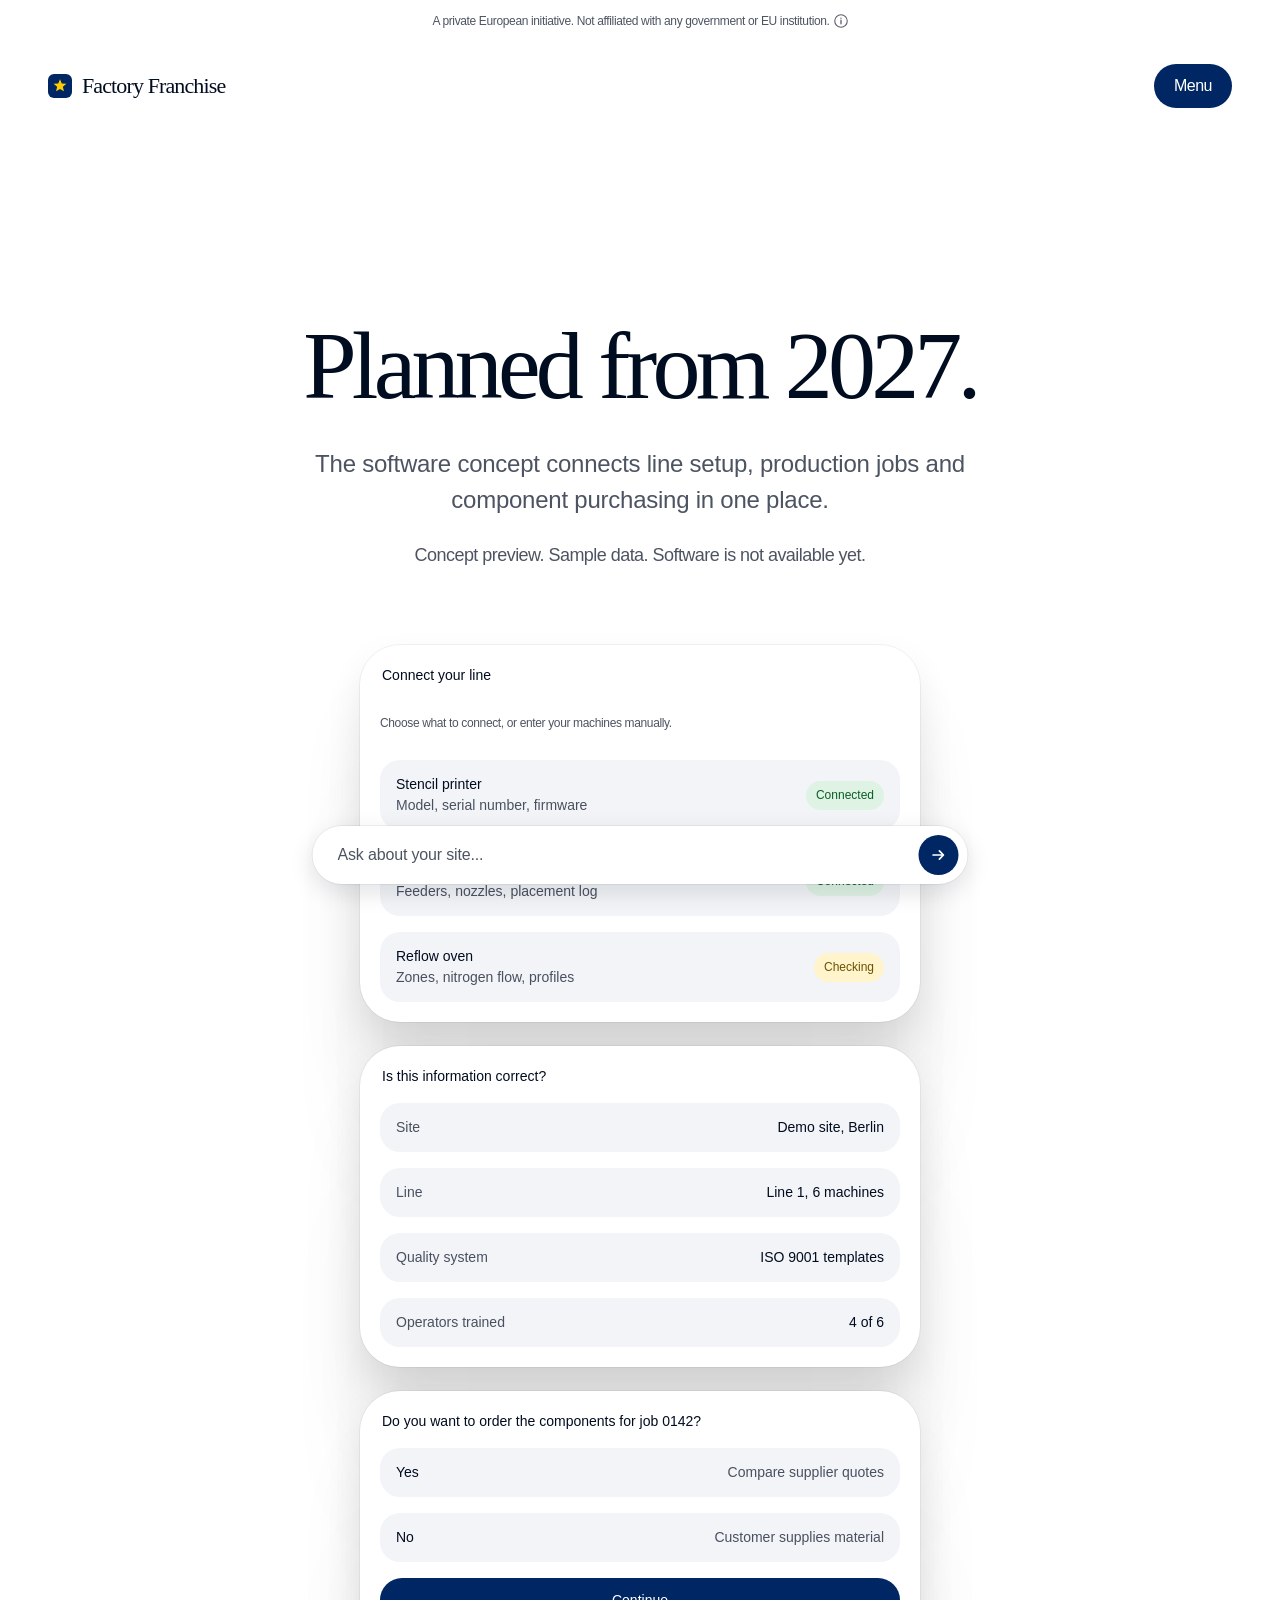
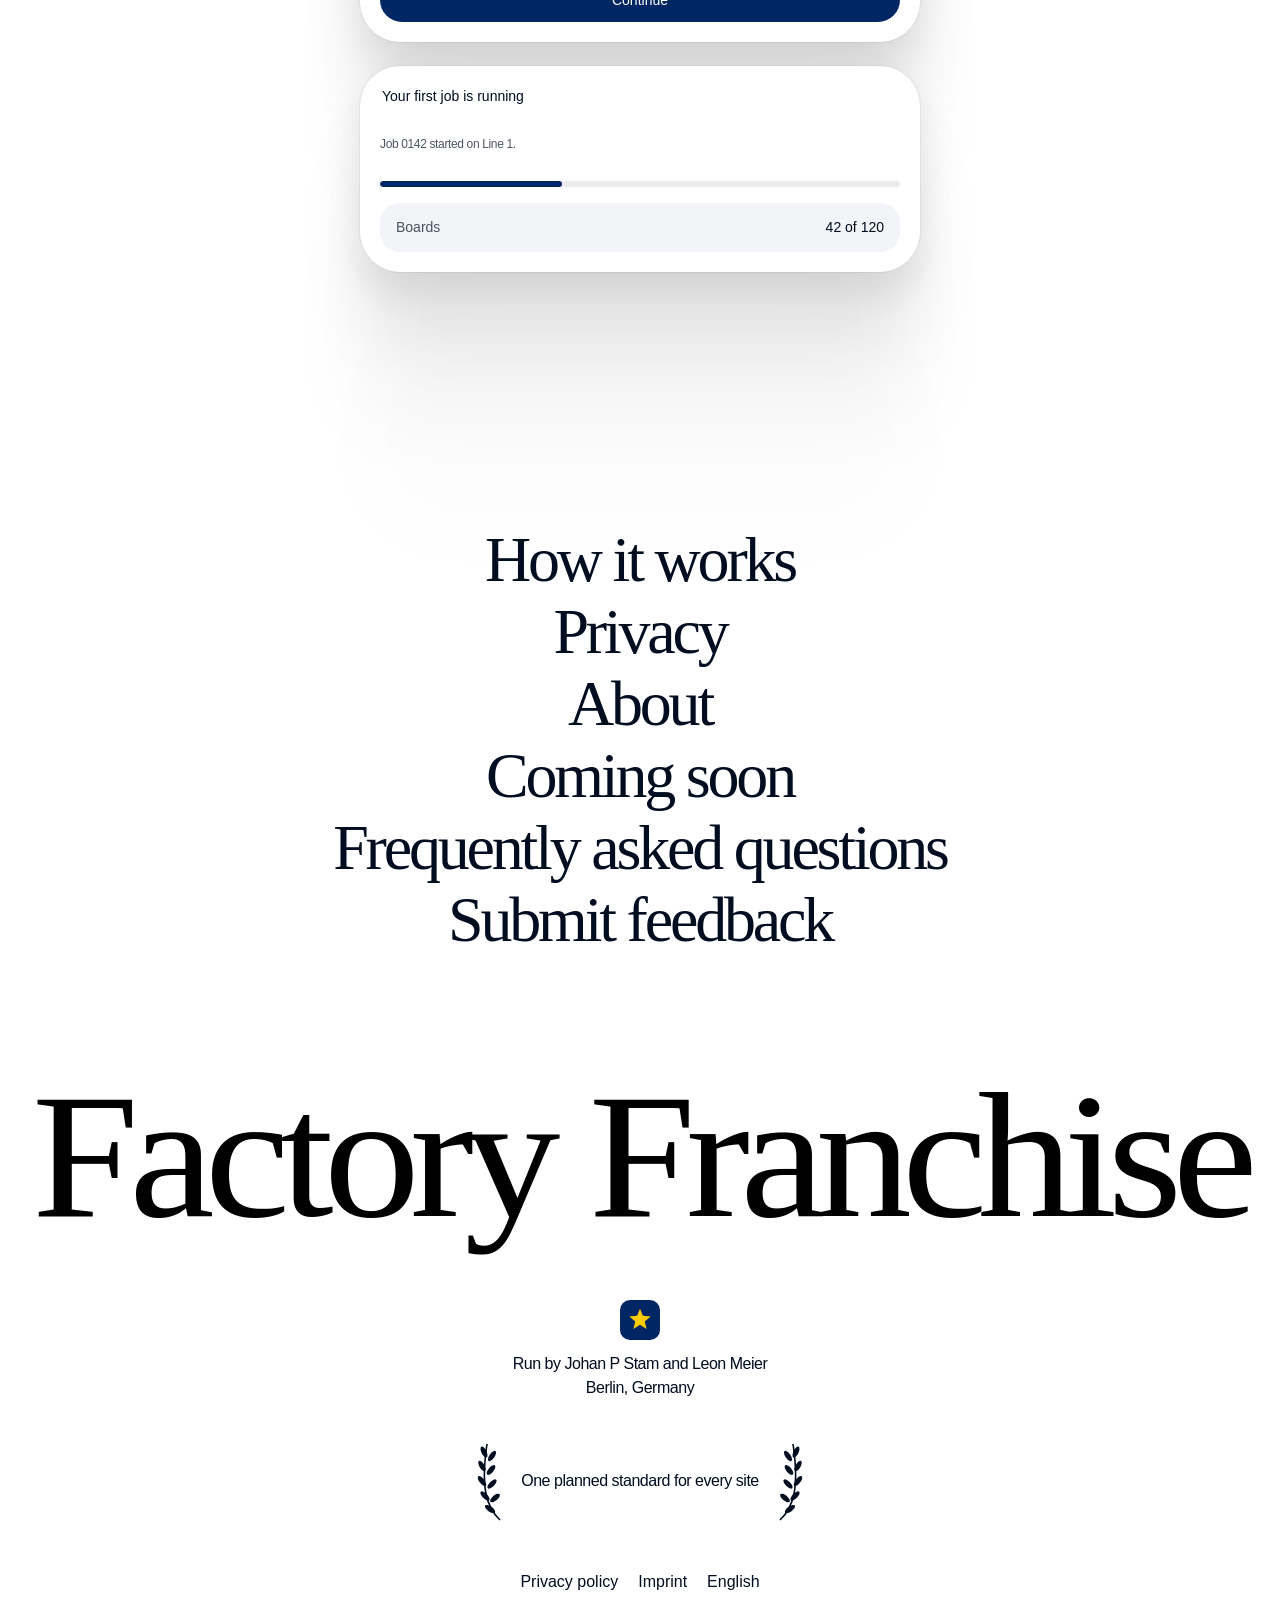
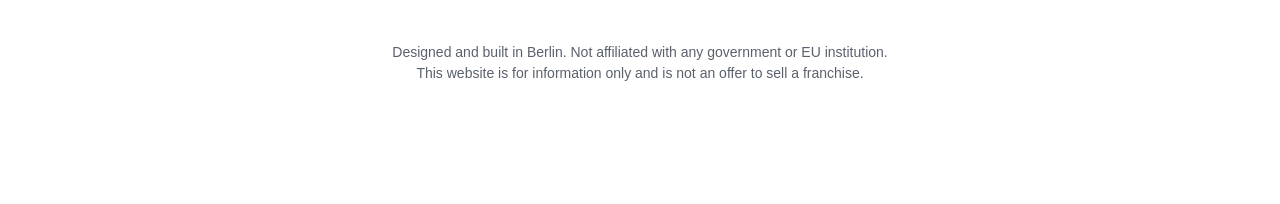
<file: coming-soon.html>
<!doctype html>
<html lang="en">
<head>
<meta charset="utf-8">
<meta name="viewport" content="width=device-width, initial-scale=1">
<title>Coming soon | Factory Franchise</title>
<meta name="description" content="Concept previews of planned production, quality and component purchasing software. Software is not available yet.">
<link rel="canonical" href="https://factory-franchise.eu/coming-soon.html">
<meta property="og:type" content="website">
<meta property="og:site_name" content="Factory Franchise">
<meta property="og:title" content="Coming soon | Factory Franchise">
<meta property="og:description" content="Concept previews of planned production, quality and component purchasing software. Software is not available yet.">
<meta property="og:url" content="https://factory-franchise.eu/coming-soon.html">
<meta property="og:image" content="https://factory-franchise.eu/img/share-card.png?v=34">
<meta property="og:image:width" content="1200">
<meta property="og:image:height" content="630">
<meta property="og:image:alt" content="Factory Franchise. Local electronics manufacturing in Europe.">
<meta name="twitter:card" content="summary_large_image">
<meta name="twitter:title" content="Coming soon | Factory Franchise">
<meta name="twitter:description" content="Concept previews of planned production, quality and component purchasing software. Software is not available yet.">
<meta name="twitter:image" content="https://factory-franchise.eu/img/share-card.png?v=34">
<meta name="twitter:image:alt" content="Factory Franchise. Local electronics manufacturing in Europe.">
<link rel="icon" href="favicon.svg?v=34" type="image/svg+xml">
<link rel="icon" href="favicon.ico?v=34" sizes="32x32">
<link rel="apple-touch-icon" href="apple-touch-icon.png?v=34" sizes="180x180">
<link rel="preload" href="/fonts/helvetica-now-text-400.woff2" as="font" type="font/woff2" crossorigin>
<link rel="stylesheet" href="site.css?v=34">
<link rel="stylesheet" href="chat.css?v=34">
<meta name="chat-endpoint" content="https://chat.factory-franchise.eu/api/chat">
<meta name="chat-enabled" content="true">
</head>
<body>
<a class="skip" href="#main">Skip to main content</a>

<details class="banner">
  <summary><span class="t-label">A private European initiative. Not affiliated with any government or EU institution.</span>
    <svg width="14" height="14" viewBox="0 0 14 14" aria-hidden="true"><circle cx="7" cy="7" r="6.25" fill="none" stroke="currentColor" stroke-width="1.1" opacity=".65"/><path d="M7 6.2v3.6M7 4.2v.1" stroke="currentColor" stroke-width="1.3" stroke-linecap="round" opacity=".65"/></svg></summary>
  <p>Factory Franchise is a private initiative developing a factory franchise concept, with a pilot planned for 2027. It is not run, endorsed or funded by the European Union, any EU institution or any national government.</p>
</details>

<header class="site-header page-header">
  <a class="home-link" href="index.html" aria-label="Factory Franchise home"><svg class="mark" viewBox="0 0 24 24" aria-hidden="true"><rect width="24" height="24" rx="6" fill="#002664"/><path d="M12 5.2l1.75 4.3 4.65.35-3.55 3 1.1 4.5L12 14.9l-3.95 2.45 1.1-4.5-3.55-3 4.65-.35Z" fill="#ffcc00"/></svg>Factory Franchise</a>
  <button class="pill pill-navy" type="button" data-menu-open>Menu</button>
</header>
<main id="main" class="page">
<div class="page-head">
  <h1 class="t-page">Planned from 2027.</h1>
  <p class="t-support">The software concept connects line setup, production jobs and component purchasing in one place.</p>
  <p class="t-body" style="margin:24px auto 0">Concept preview. Sample data. Software is not available yet.</p>
</div>
<div class="flow" aria-label="Preview of the operating system">
  <div class="rcard"><p class="rcard-title">Connect your line</p><p class="t-label" style="line-height:18px">Choose what to connect, or enter your machines manually.</p>
    <div class="rrow"><span><b>Stencil printer</b><br><span class="muted">Model, serial number, firmware</span></span><span class="chip go">Connected</span></div>
    <div class="rrow"><span><b>Pick and place 1 and 2</b><br><span class="muted">Feeders, nozzles, placement log</span></span><span class="chip go">Connected</span></div>
    <div class="rrow"><span><b>Reflow oven</b><br><span class="muted">Zones, nitrogen flow, profiles</span></span><span class="chip warn">Checking</span></div></div>
  <div class="rcard"><p class="rcard-title">Is this information correct?</p>
    <div class="rrow"><span class="muted">Site</span><b>Demo site, Berlin</b></div>
    <div class="rrow"><span class="muted">Line</span><b>Line 1, 6 machines</b></div>
    <div class="rrow"><span class="muted">Quality system</span><b>ISO 9001 templates</b></div>
    <div class="rrow"><span class="muted">Operators trained</span><b>4 of 6</b></div></div>
  <div class="rcard"><p class="rcard-title">Do you want to order the components for job 0142?</p>
    <div class="rrow"><b>Yes</b><span class="muted">Compare supplier quotes</span></div>
    <div class="rrow"><b>No</b><span class="muted">Customer supplies material</span></div>
    <button class="rbtn" type="button" disabled>Continue</button></div>
  <div class="rcard"><p class="rcard-title">Your first job is running</p><p class="t-label" style="line-height:18px">Job 0142 started on Line 1.</p>
    <div class="bar"><i style="width:35%"></i></div>
    <div class="rrow"><span class="muted">Boards</span><b>42 of 120</b></div></div>
</div>
</main>

<form class="ask dock-ask show" aria-label="Ask a question">
  <label class="sr-only" for="ask-dock">Ask a question</label>
  <input type="text" id="ask-dock" maxlength="1000" autocomplete="off" placeholder="Ask about your site...">
  <button class="round round-navy" type="submit"><span class="sr-only">Send message</span><svg width="18" height="18" viewBox="0 0 20 20" aria-hidden="true"><path d="M4 10h11M11 5.5 15.5 10 11 14.5" fill="none" stroke="currentColor" stroke-width="1.9" stroke-linecap="round" stroke-linejoin="round"/></svg></button>
</form>

<footer class="site-footer">
  <nav aria-label="Footer">
    <ul class="big-links">
      <li><a href="how-it-works.html">How it works</a></li>
      <li><a href="privacy.html">Privacy</a></li>
      <li><a href="about.html">About</a></li>
      <li><a href="coming-soon.html">Coming soon</a></li>
      <li><a href="faq.html">Frequently asked questions</a></li>
      <li><a href="mailto:hello@factory-franchise.eu?subject=Feedback">Submit feedback</a></li>
    </ul>
  </nav>
  <svg class="wordmark-giant" viewBox="0 0 1344 190" role="img" aria-label="Factory Franchise"><text x="672" y="150" text-anchor="middle" textLength="1344" lengthAdjust="spacingAndGlyphs" font-family="ui-serif, Iowan Old Style, Times New Roman, Times, serif" font-size="196" letter-spacing="-10">Factory Franchise</text></svg>
  <div class="foot-org">
    <svg width="40" height="40" viewBox="0 0 24 24" aria-hidden="true"><rect width="24" height="24" rx="6" fill="#002664"/><path d="M12 5.2l1.75 4.3 4.65.35-3.55 3 1.1 4.5L12 14.9l-3.95 2.45 1.1-4.5-3.55-3 4.65-.35Z" fill="#ffcc00"/></svg>
    <p style="margin:0">Run by Johan P Stam and Leon Meier<br>Berlin, Germany</p>
  </div>
  <div class="laurels">
    <svg viewBox="0 0 30 82" aria-hidden="true"><path d="M25 80C10 66 6 44 12 4" fill="none" stroke="currentColor" stroke-width="1.6"/><g fill="currentColor"><ellipse cx="9" cy="12" rx="2.6" ry="6" transform="rotate(-25 9 12)"/><ellipse cx="17" cy="16" rx="2.6" ry="6" transform="rotate(35 17 16)"/><ellipse cx="7" cy="26" rx="2.6" ry="6" transform="rotate(-30 7 26)"/><ellipse cx="16" cy="30" rx="2.6" ry="6" transform="rotate(40 16 30)"/><ellipse cx="7" cy="41" rx="2.6" ry="6" transform="rotate(-38 7 41)"/><ellipse cx="17" cy="44" rx="2.6" ry="6" transform="rotate(45 17 44)"/><ellipse cx="10" cy="56" rx="2.6" ry="6" transform="rotate(-45 10 56)"/><ellipse cx="20" cy="58" rx="2.6" ry="6" transform="rotate(50 20 58)"/><ellipse cx="15" cy="69" rx="2.6" ry="6" transform="rotate(-55 15 69)"/></g></svg>
    <span>One planned standard for every site</span>
    <svg class="r" viewBox="0 0 30 82" aria-hidden="true"><path d="M25 80C10 66 6 44 12 4" fill="none" stroke="currentColor" stroke-width="1.6"/><g fill="currentColor"><ellipse cx="9" cy="12" rx="2.6" ry="6" transform="rotate(-25 9 12)"/><ellipse cx="17" cy="16" rx="2.6" ry="6" transform="rotate(35 17 16)"/><ellipse cx="7" cy="26" rx="2.6" ry="6" transform="rotate(-30 7 26)"/><ellipse cx="16" cy="30" rx="2.6" ry="6" transform="rotate(40 16 30)"/><ellipse cx="7" cy="41" rx="2.6" ry="6" transform="rotate(-38 7 41)"/><ellipse cx="17" cy="44" rx="2.6" ry="6" transform="rotate(45 17 44)"/><ellipse cx="10" cy="56" rx="2.6" ry="6" transform="rotate(-45 10 56)"/><ellipse cx="20" cy="58" rx="2.6" ry="6" transform="rotate(50 20 58)"/><ellipse cx="15" cy="69" rx="2.6" ry="6" transform="rotate(-55 15 69)"/></g></svg>
  </div>
  <div class="foot-links">
    <a href="legal.html#privacy-policy">Privacy policy</a>
    <a href="legal.html#imprint">Imprint</a>
    <span class="lang" lang="en" style="padding:8px">English</span>
  </div>
  <p class="foot-note">Designed and built in Berlin. Not affiliated with any government or EU institution. This website is for information only and is not an offer to sell a franchise.</p>
</footer>

<dialog class="menu" aria-label="Menu">
  <div class="site-header">
    <a class="home-link" href="index.html" aria-label="Factory Franchise home"><svg class="mark" viewBox="0 0 24 24" aria-hidden="true"><rect width="24" height="24" rx="6" fill="#002664"/><path d="M12 5.2l1.75 4.3 4.65.35-3.55 3 1.1 4.5L12 14.9l-3.95 2.45 1.1-4.5-3.55-3 4.65-.35Z" fill="#ffcc00"/></svg>Factory Franchise</a>
    <button class="pill pill-navy" type="button" data-menu-close>Close</button>
  </div>
  <nav aria-label="Main">
    <ul class="big-links">
      <li><a href="index.html">Home</a></li>
      <li><a href="how-it-works.html">How it works</a></li>
      <li><a href="privacy.html">Privacy</a></li>
      <li><a href="about.html">About</a></li>
      <li><a href="coming-soon.html">Coming soon</a></li>
      <li><a href="faq.html">Frequently asked questions</a></li>
    </ul>
  </nav>
</dialog>

<script type="module" src="site.js?v=34"></script>
</body>
</html>
</file>
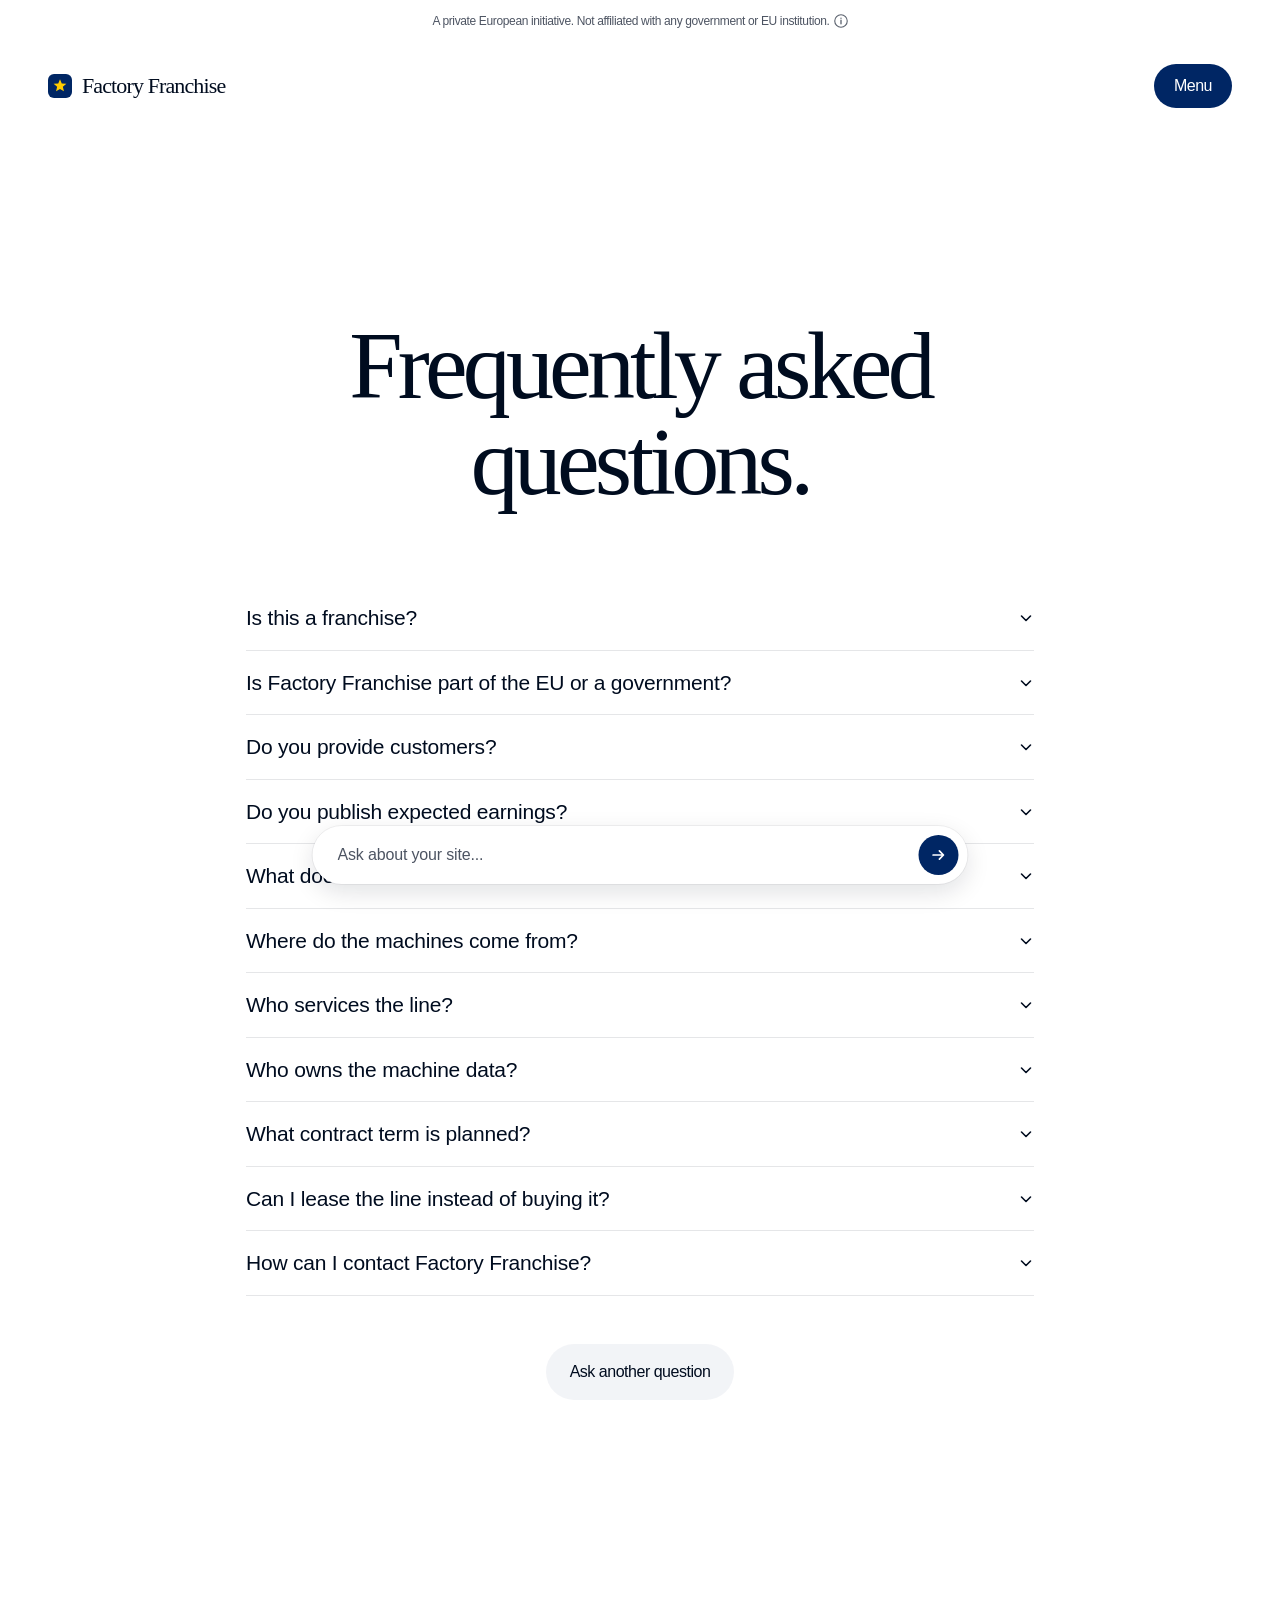
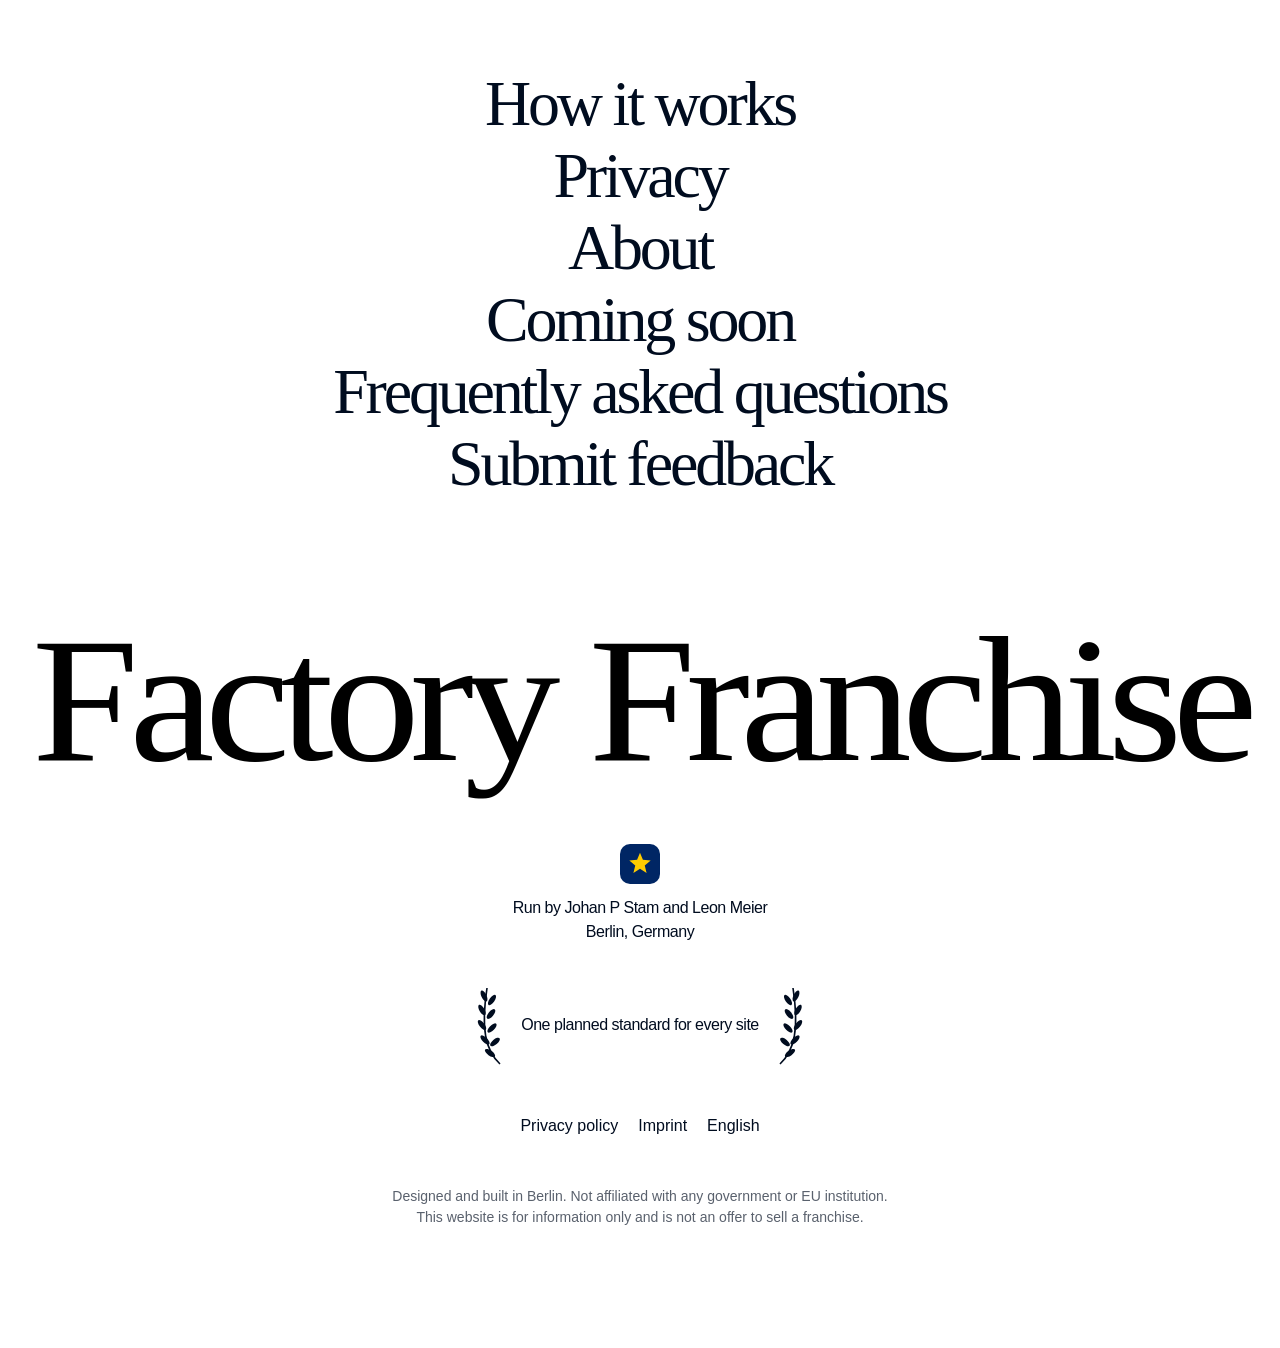
<file: faq.html>
<!doctype html>
<html lang="en">
<head>
<meta charset="utf-8">
<meta name="viewport" content="width=device-width, initial-scale=1">
<title>Frequently asked questions | Factory Franchise</title>
<meta name="description" content="Answers about the planned Factory Franchise model, pilot and site requirements.">
<link rel="canonical" href="https://factory-franchise.eu/faq.html">
<meta property="og:type" content="website">
<meta property="og:site_name" content="Factory Franchise">
<meta property="og:title" content="Frequently asked questions | Factory Franchise">
<meta property="og:description" content="Answers about the planned Factory Franchise model, pilot and site requirements.">
<meta property="og:url" content="https://factory-franchise.eu/faq.html">
<meta property="og:image" content="https://factory-franchise.eu/img/share-card.png?v=34">
<meta property="og:image:width" content="1200">
<meta property="og:image:height" content="630">
<meta property="og:image:alt" content="Factory Franchise. Local electronics manufacturing in Europe.">
<meta name="twitter:card" content="summary_large_image">
<meta name="twitter:title" content="Frequently asked questions | Factory Franchise">
<meta name="twitter:description" content="Answers about the planned Factory Franchise model, pilot and site requirements.">
<meta name="twitter:image" content="https://factory-franchise.eu/img/share-card.png?v=34">
<meta name="twitter:image:alt" content="Factory Franchise. Local electronics manufacturing in Europe.">
<link rel="icon" href="favicon.svg?v=34" type="image/svg+xml">
<link rel="icon" href="favicon.ico?v=34" sizes="32x32">
<link rel="apple-touch-icon" href="apple-touch-icon.png?v=34" sizes="180x180">
<link rel="preload" href="/fonts/helvetica-now-text-400.woff2" as="font" type="font/woff2" crossorigin>
<link rel="stylesheet" href="site.css?v=34">
<link rel="stylesheet" href="chat.css?v=34">
<meta name="chat-endpoint" content="https://chat.factory-franchise.eu/api/chat">
<meta name="chat-enabled" content="true">
</head>
<body>
<a class="skip" href="#main">Skip to main content</a>

<details class="banner">
  <summary><span class="t-label">A private European initiative. Not affiliated with any government or EU institution.</span>
    <svg width="14" height="14" viewBox="0 0 14 14" aria-hidden="true"><circle cx="7" cy="7" r="6.25" fill="none" stroke="currentColor" stroke-width="1.1" opacity=".65"/><path d="M7 6.2v3.6M7 4.2v.1" stroke="currentColor" stroke-width="1.3" stroke-linecap="round" opacity=".65"/></svg></summary>
  <p>Factory Franchise is a private initiative developing a factory franchise concept, with a pilot planned for 2027. It is not run, endorsed or funded by the European Union, any EU institution or any national government.</p>
</details>

<header class="site-header page-header">
  <a class="home-link" href="index.html" aria-label="Factory Franchise home"><svg class="mark" viewBox="0 0 24 24" aria-hidden="true"><rect width="24" height="24" rx="6" fill="#002664"/><path d="M12 5.2l1.75 4.3 4.65.35-3.55 3 1.1 4.5L12 14.9l-3.95 2.45 1.1-4.5-3.55-3 4.65-.35Z" fill="#ffcc00"/></svg>Factory Franchise</a>
  <button class="pill pill-navy" type="button" data-menu-open>Menu</button>
</header>
<main id="main" class="page">
<div class="page-head"><h1 class="t-page">Frequently asked questions.</h1></div>
<div class="faq">
<details><summary>Is this a franchise?<svg width="16" height="16" viewBox="0 0 16 16" aria-hidden="true"><path d="m3.5 6 4.5 4.5L12.5 6" fill="none" stroke="currentColor" stroke-width="1.6" stroke-linecap="round" stroke-linejoin="round"/></svg></summary><div class="answer"><p class="t-body">It is a franchise concept. A first pilot is planned for 2027. The plan is to open the franchise system to further sites after at least twelve months of pilot operation, with full written information before any agreement.</p></div></details>
<details><summary>Is Factory Franchise part of the EU or a government?<svg width="16" height="16" viewBox="0 0 16 16" aria-hidden="true"><path d="m3.5 6 4.5 4.5L12.5 6" fill="none" stroke="currentColor" stroke-width="1.6" stroke-linecap="round" stroke-linejoin="round"/></svg></summary><div class="answer"><p class="t-body">No. It is a private initiative. It is not run, endorsed or funded by the European Union, any EU institution or any national government.</p></div></details>
<details><summary>Do you provide customers?<svg width="16" height="16" viewBox="0 0 16 16" aria-hidden="true"><path d="m3.5 6 4.5 4.5L12.5 6" fill="none" stroke="currentColor" stroke-width="1.6" stroke-linecap="round" stroke-linejoin="round"/></svg></summary><div class="answer"><p class="t-body">Not at the start, and we make no promises about orders. You need your own order book. Central sales for customers who want several sites is planned once several sites are running.</p></div></details>
<details><summary>Do you publish expected earnings?<svg width="16" height="16" viewBox="0 0 16 16" aria-hidden="true"><path d="m3.5 6 4.5 4.5L12.5 6" fill="none" stroke="currentColor" stroke-width="1.6" stroke-linecap="round" stroke-linejoin="round"/></svg></summary><div class="answer"><p class="t-body">No. Results would depend on each site’s orders, prices and team. The planned setup process includes cost information and support for a site-specific business plan.</p></div></details>
<details><summary>What does it cost?<svg width="16" height="16" viewBox="0 0 16 16" aria-hidden="true"><path d="m3.5 6 4.5 4.5L12.5 6" fill="none" stroke="currentColor" stroke-width="1.6" stroke-linecap="round" stroke-linejoin="round"/></svg></summary><div class="answer"><p class="t-body">The budget depends on line financing, site fit-out and the starting order book. The concept includes a one-time setup fee, a monthly software licence per line, a service contract and a system fee on revenue. Costs and terms would be provided in writing before any agreement.</p></div></details>
<details><summary>Where do the machines come from?<svg width="16" height="16" viewBox="0 0 16 16" aria-hidden="true"><path d="m3.5 6 4.5 4.5L12.5 6" fill="none" stroke="currentColor" stroke-width="1.6" stroke-linecap="round" stroke-linejoin="round"/></svg></summary><div class="answer"><p class="t-body">The plan is to source from established equipment manufacturers in Asia, including China, with import, CE conformity checks and European spare-parts support. Boards would be built in Europe by the local team.</p></div></details>
<details><summary>Who services the line?<svg width="16" height="16" viewBox="0 0 16 16" aria-hidden="true"><path d="m3.5 6 4.5 4.5L12.5 6" fill="none" stroke="currentColor" stroke-width="1.6" stroke-linecap="round" stroke-linejoin="round"/></svg></summary><div class="answer"><p class="t-body">The proposed service contract includes European spare-parts stock, remote support and yearly maintenance. The service arrangements will be defined for the pilot.</p></div></details>
<details><summary>Who owns the machine data?<svg width="16" height="16" viewBox="0 0 16 16" aria-hidden="true"><path d="m3.5 6 4.5 4.5L12.5 6" fill="none" stroke="currentColor" stroke-width="1.6" stroke-linecap="round" stroke-linejoin="round"/></svg></summary><div class="answer"><p class="t-body">The concept gives each site ownership of its production data and the ability to export it. The operating software is planned and is not available yet.</p></div></details>
<details><summary>What contract term is planned?<svg width="16" height="16" viewBox="0 0 16 16" aria-hidden="true"><path d="m3.5 6 4.5 4.5L12.5 6" fill="none" stroke="currentColor" stroke-width="1.6" stroke-linecap="round" stroke-linejoin="round"/></svg></summary><div class="answer"><p class="t-body">The concept uses a five-year term. The final contract would set out the exit and renewal conditions before any agreement.</p></div></details>
<details><summary>Can I lease the line instead of buying it?<svg width="16" height="16" viewBox="0 0 16 16" aria-hidden="true"><path d="m3.5 6 4.5 4.5L12.5 6" fill="none" stroke="currentColor" stroke-width="1.6" stroke-linecap="round" stroke-linejoin="round"/></svg></summary><div class="answer"><p class="t-body">Leasing is one of the planned financing routes. Availability and terms would depend on the site and its financing.</p></div></details>
<details><summary>How can I contact Factory Franchise?<svg width="16" height="16" viewBox="0 0 16 16" aria-hidden="true"><path d="m3.5 6 4.5 4.5L12.5 6" fill="none" stroke="currentColor" stroke-width="1.6" stroke-linecap="round" stroke-linejoin="round"/></svg></summary><div class="answer"><p class="t-body"><a href="mailto:hello@factory-franchise.eu">Email Johan P Stam and Leon Meier</a>, or open the question box to ask the AI assistant. Email links open a draft in your email app.</p></div></details>
<p class="more"><a class="pill pill-tint" href="#ask-dock" onclick="document.getElementById('ask-dock').focus(); return false;">Ask another question</a></p>
</div>
</main>

<form class="ask dock-ask show" aria-label="Ask a question">
  <label class="sr-only" for="ask-dock">Ask a question</label>
  <input type="text" id="ask-dock" maxlength="1000" autocomplete="off" placeholder="Ask about your site...">
  <button class="round round-navy" type="submit"><span class="sr-only">Send message</span><svg width="18" height="18" viewBox="0 0 20 20" aria-hidden="true"><path d="M4 10h11M11 5.5 15.5 10 11 14.5" fill="none" stroke="currentColor" stroke-width="1.9" stroke-linecap="round" stroke-linejoin="round"/></svg></button>
</form>

<footer class="site-footer">
  <nav aria-label="Footer">
    <ul class="big-links">
      <li><a href="how-it-works.html">How it works</a></li>
      <li><a href="privacy.html">Privacy</a></li>
      <li><a href="about.html">About</a></li>
      <li><a href="coming-soon.html">Coming soon</a></li>
      <li><a href="faq.html">Frequently asked questions</a></li>
      <li><a href="mailto:hello@factory-franchise.eu?subject=Feedback">Submit feedback</a></li>
    </ul>
  </nav>
  <svg class="wordmark-giant" viewBox="0 0 1344 190" role="img" aria-label="Factory Franchise"><text x="672" y="150" text-anchor="middle" textLength="1344" lengthAdjust="spacingAndGlyphs" font-family="ui-serif, Iowan Old Style, Times New Roman, Times, serif" font-size="196" letter-spacing="-10">Factory Franchise</text></svg>
  <div class="foot-org">
    <svg width="40" height="40" viewBox="0 0 24 24" aria-hidden="true"><rect width="24" height="24" rx="6" fill="#002664"/><path d="M12 5.2l1.75 4.3 4.65.35-3.55 3 1.1 4.5L12 14.9l-3.95 2.45 1.1-4.5-3.55-3 4.65-.35Z" fill="#ffcc00"/></svg>
    <p style="margin:0">Run by Johan P Stam and Leon Meier<br>Berlin, Germany</p>
  </div>
  <div class="laurels">
    <svg viewBox="0 0 30 82" aria-hidden="true"><path d="M25 80C10 66 6 44 12 4" fill="none" stroke="currentColor" stroke-width="1.6"/><g fill="currentColor"><ellipse cx="9" cy="12" rx="2.6" ry="6" transform="rotate(-25 9 12)"/><ellipse cx="17" cy="16" rx="2.6" ry="6" transform="rotate(35 17 16)"/><ellipse cx="7" cy="26" rx="2.6" ry="6" transform="rotate(-30 7 26)"/><ellipse cx="16" cy="30" rx="2.6" ry="6" transform="rotate(40 16 30)"/><ellipse cx="7" cy="41" rx="2.6" ry="6" transform="rotate(-38 7 41)"/><ellipse cx="17" cy="44" rx="2.6" ry="6" transform="rotate(45 17 44)"/><ellipse cx="10" cy="56" rx="2.6" ry="6" transform="rotate(-45 10 56)"/><ellipse cx="20" cy="58" rx="2.6" ry="6" transform="rotate(50 20 58)"/><ellipse cx="15" cy="69" rx="2.6" ry="6" transform="rotate(-55 15 69)"/></g></svg>
    <span>One planned standard for every site</span>
    <svg class="r" viewBox="0 0 30 82" aria-hidden="true"><path d="M25 80C10 66 6 44 12 4" fill="none" stroke="currentColor" stroke-width="1.6"/><g fill="currentColor"><ellipse cx="9" cy="12" rx="2.6" ry="6" transform="rotate(-25 9 12)"/><ellipse cx="17" cy="16" rx="2.6" ry="6" transform="rotate(35 17 16)"/><ellipse cx="7" cy="26" rx="2.6" ry="6" transform="rotate(-30 7 26)"/><ellipse cx="16" cy="30" rx="2.6" ry="6" transform="rotate(40 16 30)"/><ellipse cx="7" cy="41" rx="2.6" ry="6" transform="rotate(-38 7 41)"/><ellipse cx="17" cy="44" rx="2.6" ry="6" transform="rotate(45 17 44)"/><ellipse cx="10" cy="56" rx="2.6" ry="6" transform="rotate(-45 10 56)"/><ellipse cx="20" cy="58" rx="2.6" ry="6" transform="rotate(50 20 58)"/><ellipse cx="15" cy="69" rx="2.6" ry="6" transform="rotate(-55 15 69)"/></g></svg>
  </div>
  <div class="foot-links">
    <a href="legal.html#privacy-policy">Privacy policy</a>
    <a href="legal.html#imprint">Imprint</a>
    <span class="lang" lang="en" style="padding:8px">English</span>
  </div>
  <p class="foot-note">Designed and built in Berlin. Not affiliated with any government or EU institution. This website is for information only and is not an offer to sell a franchise.</p>
</footer>

<dialog class="menu" aria-label="Menu">
  <div class="site-header">
    <a class="home-link" href="index.html" aria-label="Factory Franchise home"><svg class="mark" viewBox="0 0 24 24" aria-hidden="true"><rect width="24" height="24" rx="6" fill="#002664"/><path d="M12 5.2l1.75 4.3 4.65.35-3.55 3 1.1 4.5L12 14.9l-3.95 2.45 1.1-4.5-3.55-3 4.65-.35Z" fill="#ffcc00"/></svg>Factory Franchise</a>
    <button class="pill pill-navy" type="button" data-menu-close>Close</button>
  </div>
  <nav aria-label="Main">
    <ul class="big-links">
      <li><a href="index.html">Home</a></li>
      <li><a href="how-it-works.html">How it works</a></li>
      <li><a href="privacy.html">Privacy</a></li>
      <li><a href="about.html">About</a></li>
      <li><a href="coming-soon.html">Coming soon</a></li>
      <li><a href="faq.html">Frequently asked questions</a></li>
    </ul>
  </nav>
</dialog>

<script type="module" src="site.js?v=34"></script>
</body>
</html>
</file>
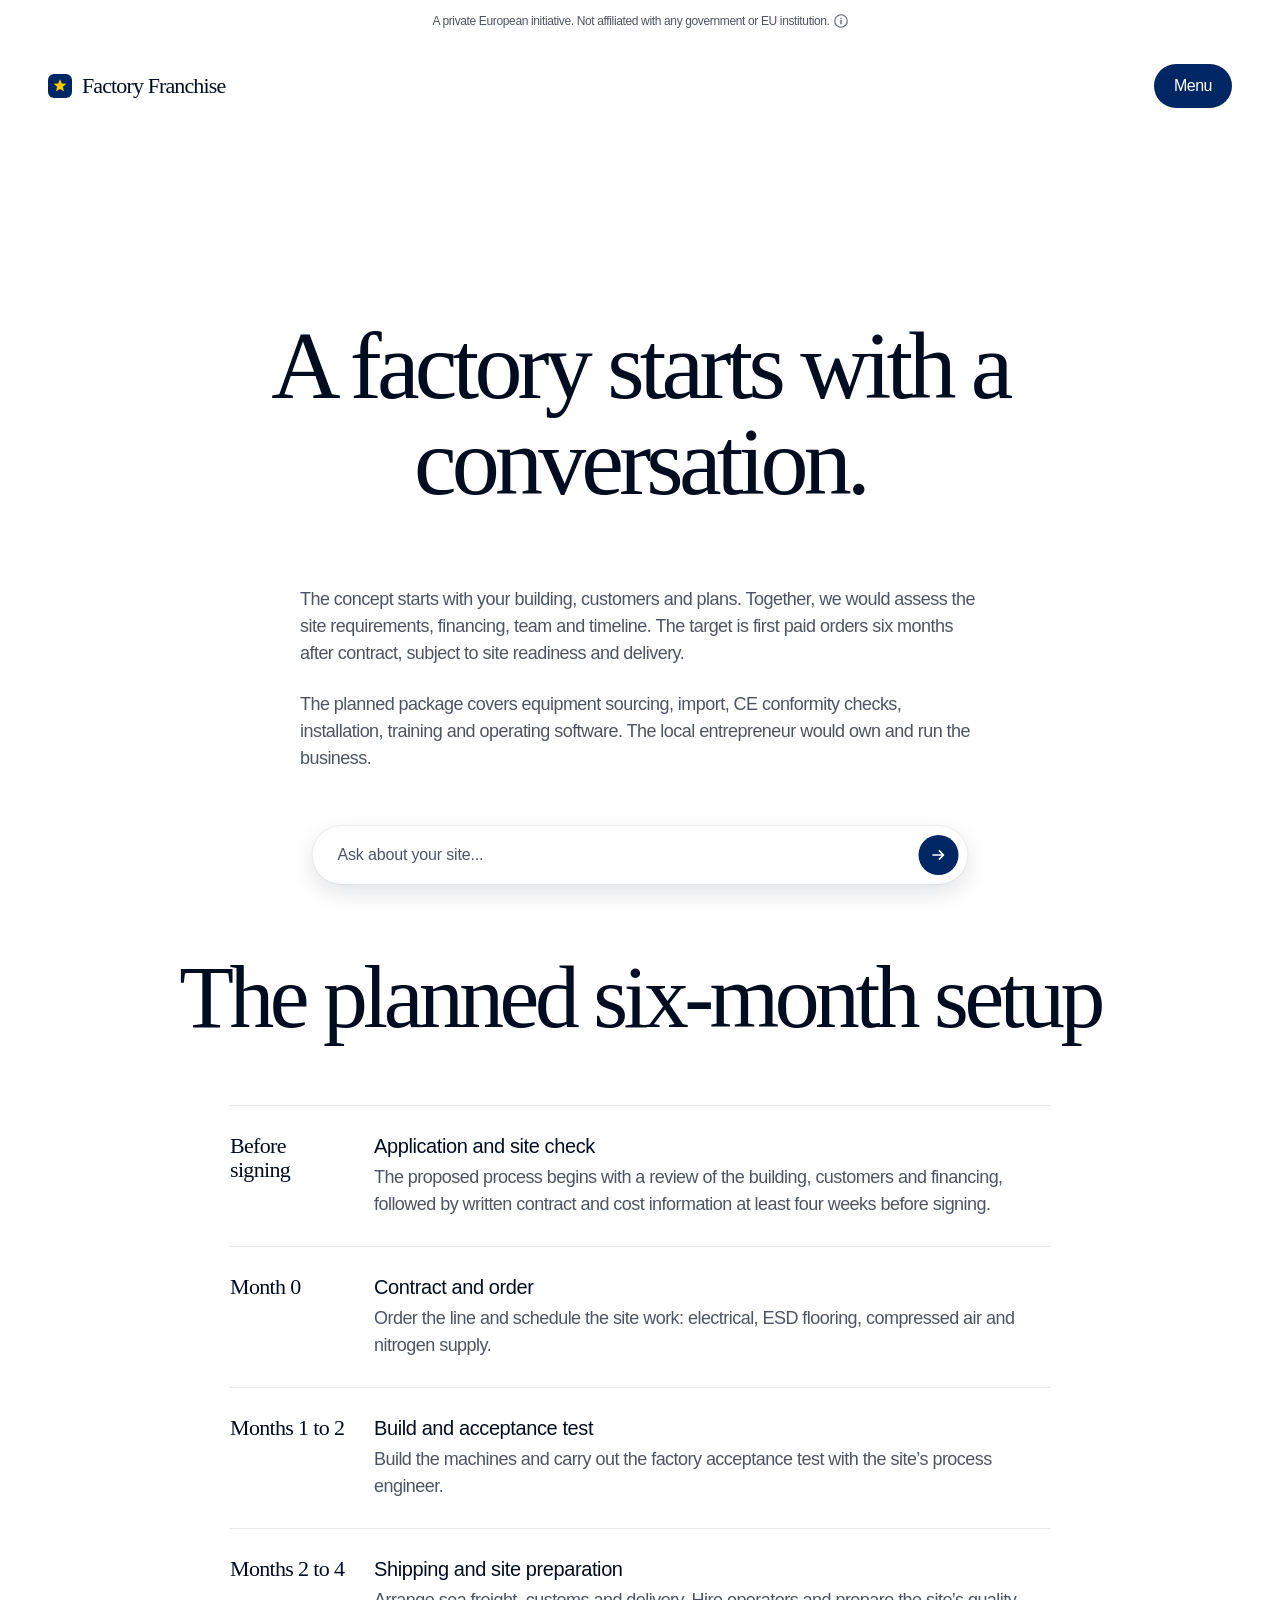
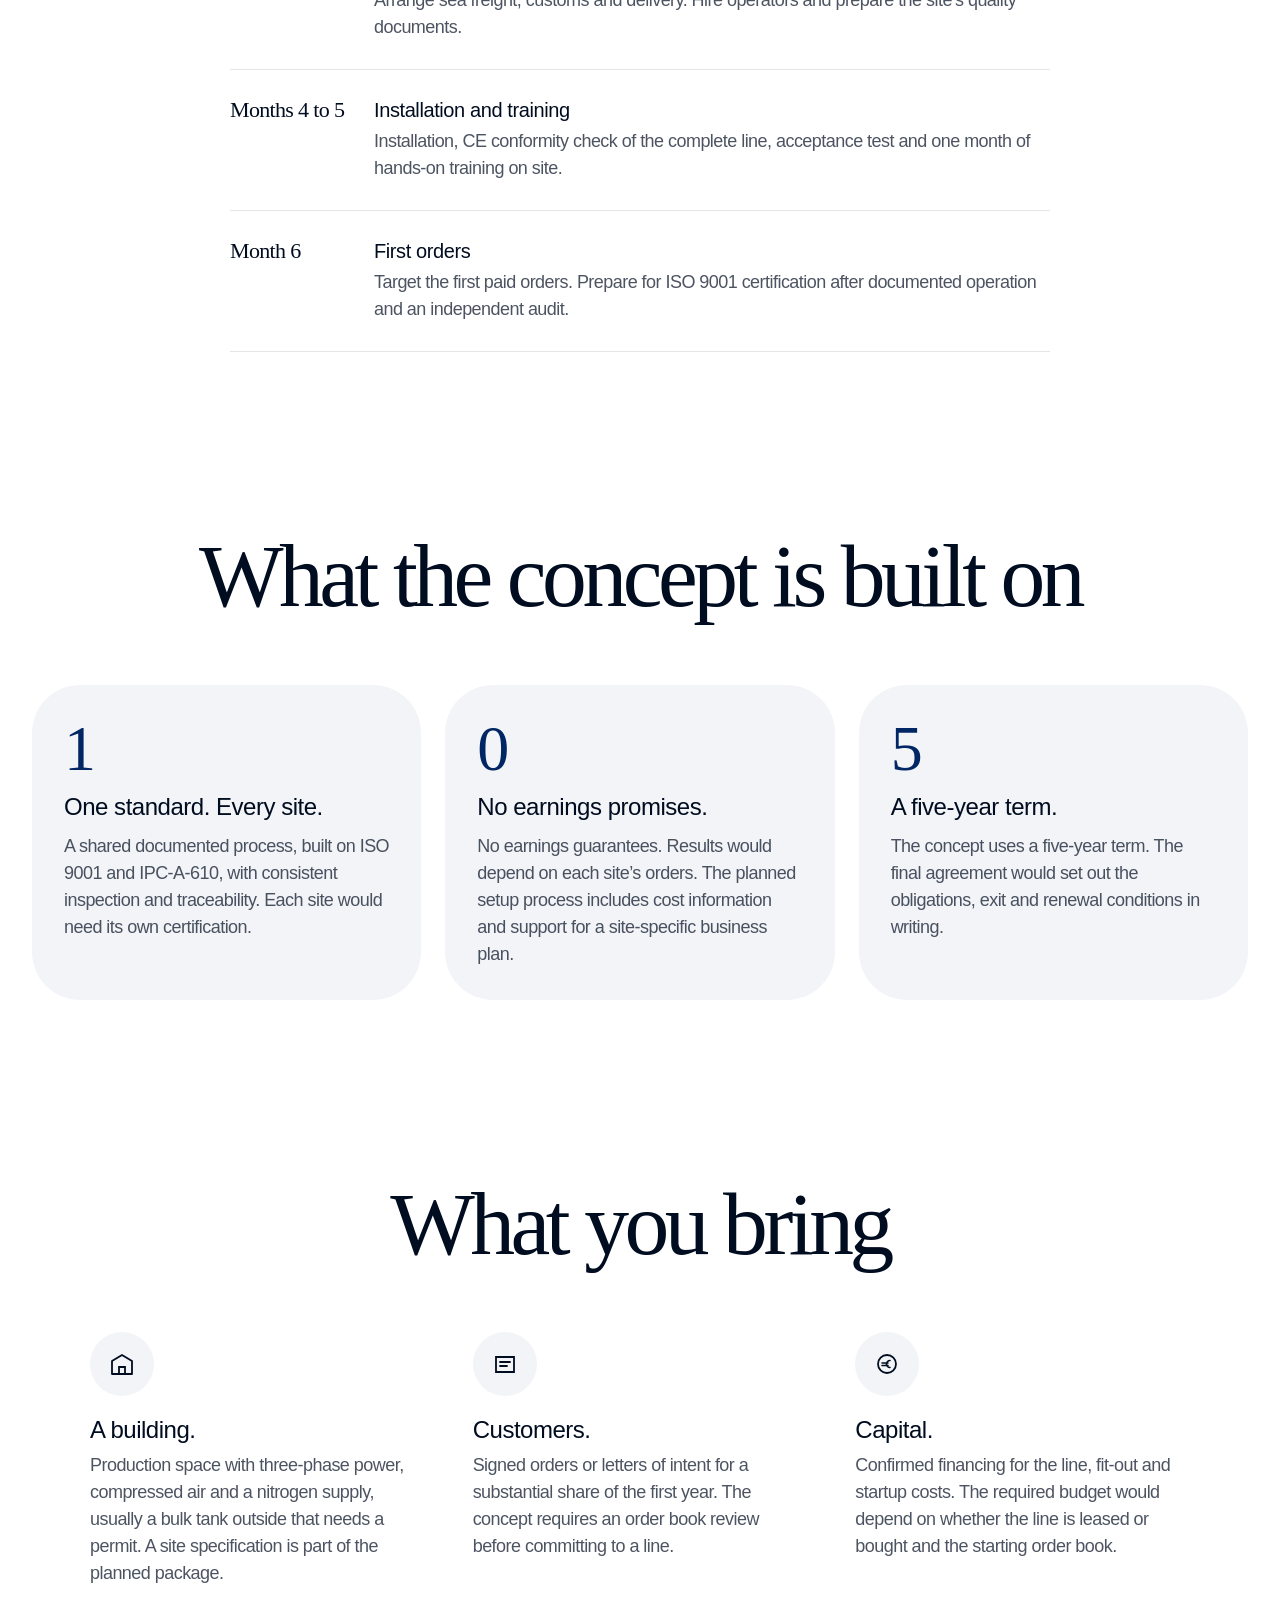
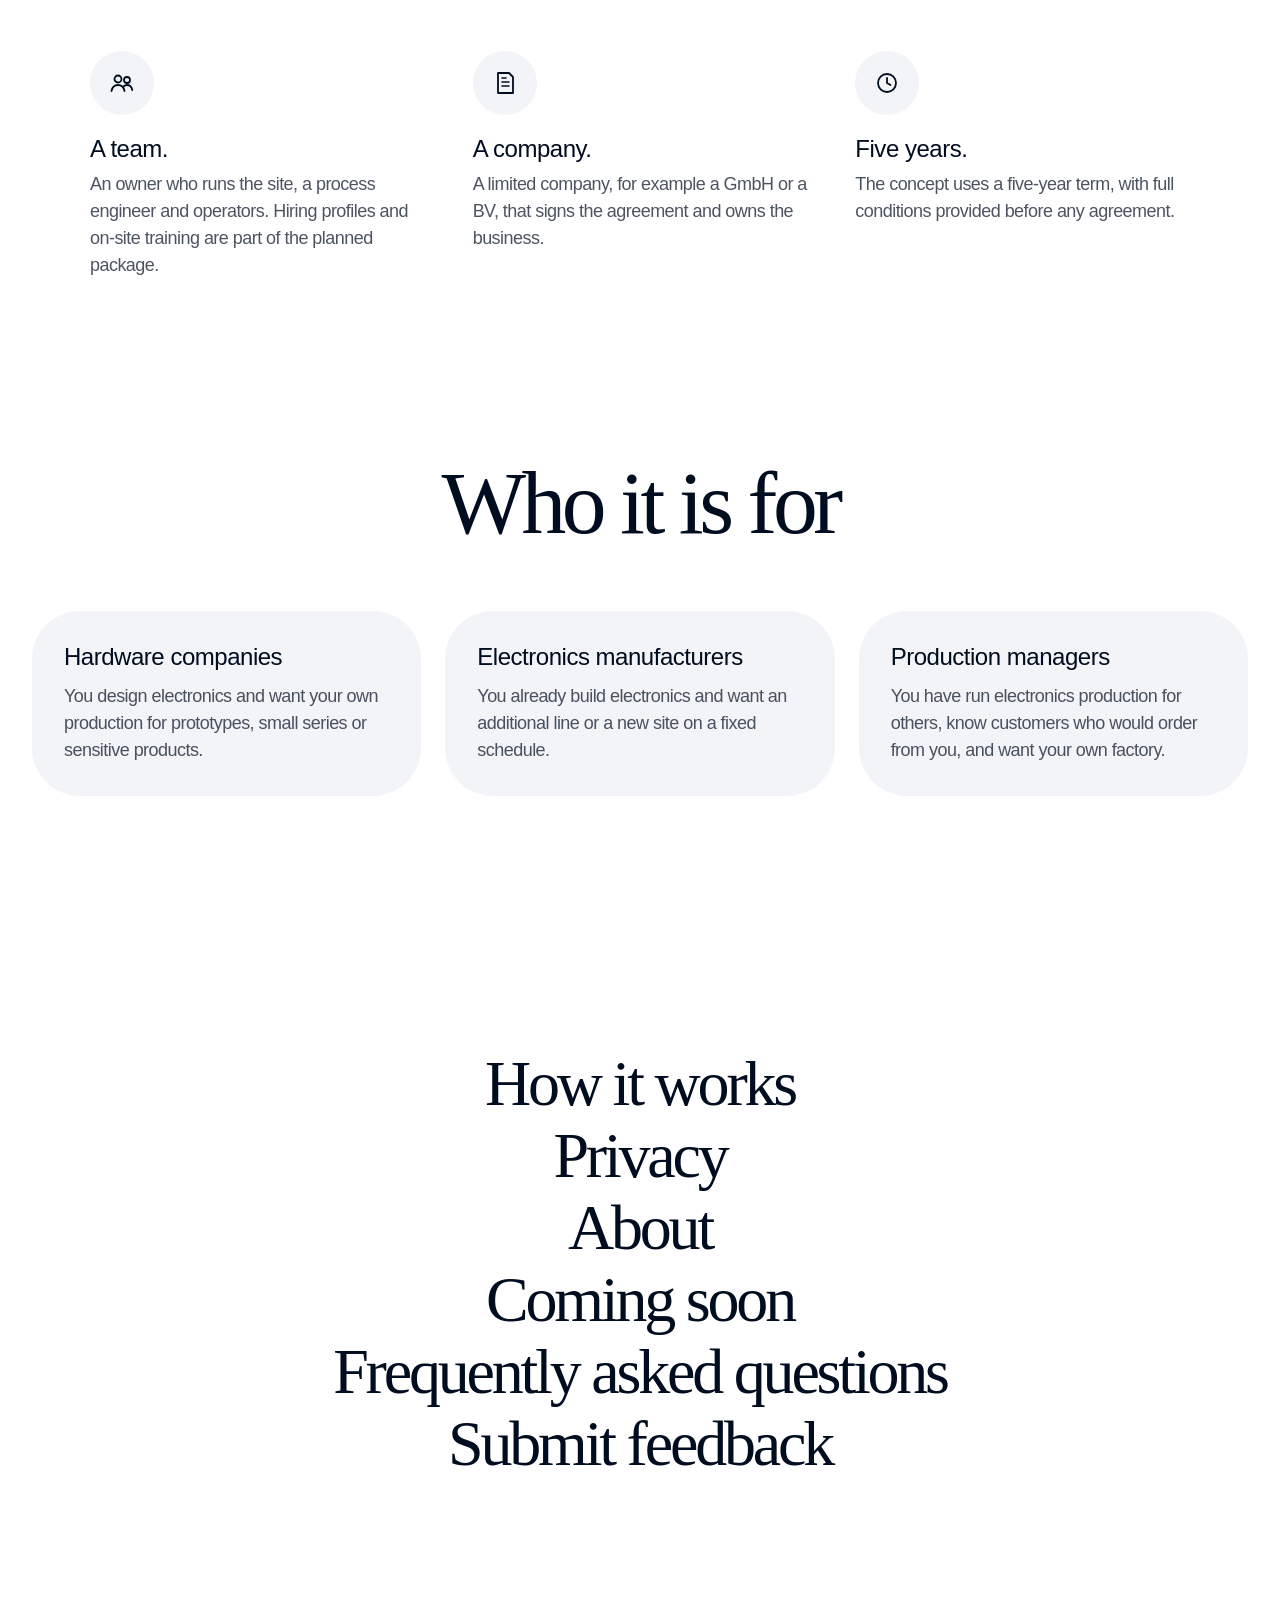
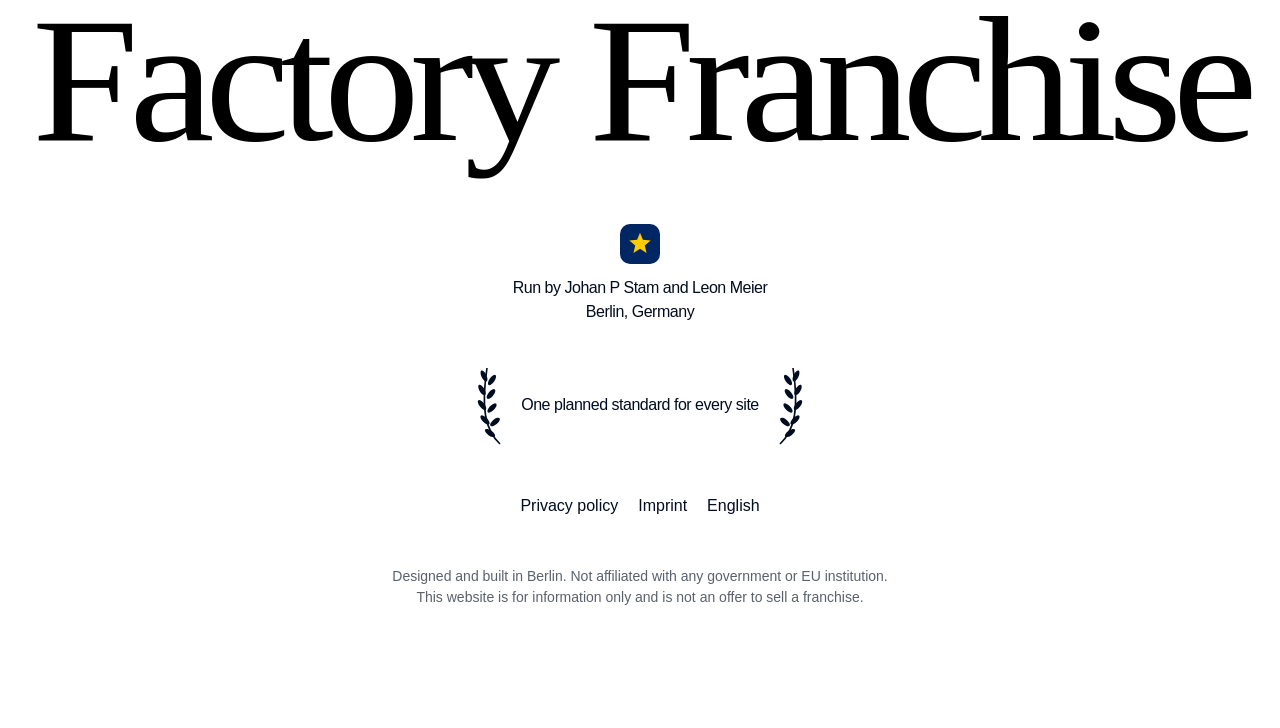
<file: how-it-works.html>
<!doctype html>
<html lang="en">
<head>
<meta charset="utf-8">
<meta name="viewport" content="width=device-width, initial-scale=1">
<title>How it works | Factory Franchise</title>
<meta name="description" content="The proposed six-month setup plan for a local electronics factory, from contract to first orders.">
<link rel="canonical" href="https://factory-franchise.eu/how-it-works.html">
<meta property="og:type" content="website">
<meta property="og:site_name" content="Factory Franchise">
<meta property="og:title" content="How it works | Factory Franchise">
<meta property="og:description" content="The proposed six-month setup plan for a local electronics factory, from contract to first orders.">
<meta property="og:url" content="https://factory-franchise.eu/how-it-works.html">
<meta property="og:image" content="https://factory-franchise.eu/img/share-card.png?v=34">
<meta property="og:image:width" content="1200">
<meta property="og:image:height" content="630">
<meta property="og:image:alt" content="Factory Franchise. Local electronics manufacturing in Europe.">
<meta name="twitter:card" content="summary_large_image">
<meta name="twitter:title" content="How it works | Factory Franchise">
<meta name="twitter:description" content="The proposed six-month setup plan for a local electronics factory, from contract to first orders.">
<meta name="twitter:image" content="https://factory-franchise.eu/img/share-card.png?v=34">
<meta name="twitter:image:alt" content="Factory Franchise. Local electronics manufacturing in Europe.">
<link rel="icon" href="favicon.svg?v=34" type="image/svg+xml">
<link rel="icon" href="favicon.ico?v=34" sizes="32x32">
<link rel="apple-touch-icon" href="apple-touch-icon.png?v=34" sizes="180x180">
<link rel="preload" href="/fonts/helvetica-now-text-400.woff2" as="font" type="font/woff2" crossorigin>
<link rel="stylesheet" href="site.css?v=34">
<link rel="stylesheet" href="chat.css?v=34">
<meta name="chat-endpoint" content="https://chat.factory-franchise.eu/api/chat">
<meta name="chat-enabled" content="true">
</head>
<body>
<a class="skip" href="#main">Skip to main content</a>

<details class="banner">
  <summary><span class="t-label">A private European initiative. Not affiliated with any government or EU institution.</span>
    <svg width="14" height="14" viewBox="0 0 14 14" aria-hidden="true"><circle cx="7" cy="7" r="6.25" fill="none" stroke="currentColor" stroke-width="1.1" opacity=".65"/><path d="M7 6.2v3.6M7 4.2v.1" stroke="currentColor" stroke-width="1.3" stroke-linecap="round" opacity=".65"/></svg></summary>
  <p>Factory Franchise is a private initiative developing a factory franchise concept, with a pilot planned for 2027. It is not run, endorsed or funded by the European Union, any EU institution or any national government.</p>
</details>

<header class="site-header page-header">
  <a class="home-link" href="index.html" aria-label="Factory Franchise home"><svg class="mark" viewBox="0 0 24 24" aria-hidden="true"><rect width="24" height="24" rx="6" fill="#002664"/><path d="M12 5.2l1.75 4.3 4.65.35-3.55 3 1.1 4.5L12 14.9l-3.95 2.45 1.1-4.5-3.55-3 4.65-.35Z" fill="#ffcc00"/></svg>Factory Franchise</a>
  <button class="pill pill-navy" type="button" data-menu-open>Menu</button>
</header>
<main id="main" class="page">
<div class="page-head">
  <h1 class="t-page">A factory starts with a conversation.</h1>
</div>
<div class="prose">
  <p class="t-body">The concept starts with your building, customers and plans. Together, we would assess the site requirements, financing, team and timeline. The target is first paid orders six months after contract, subject to site readiness and delivery.</p>
  <p class="t-body">The planned package covers equipment sourcing, import, CE conformity checks, installation, training and operating software. The local entrepreneur would own and run the business.</p>
</div>

<h2 class="t-section section-head">The planned six-month setup</h2>
<ol class="steps">
<li><span class="when">Before signing</span><div><h3>Application and site check</h3><p class="t-body">The proposed process begins with a review of the building, customers and financing, followed by written contract and cost information at least four weeks before signing.</p></div></li>
<li><span class="when">Month 0</span><div><h3>Contract and order</h3><p class="t-body">Order the line and schedule the site work: electrical, ESD flooring, compressed air and nitrogen supply.</p></div></li>
<li><span class="when">Months 1 to 2</span><div><h3>Build and acceptance test</h3><p class="t-body">Build the machines and carry out the factory acceptance test with the site’s process engineer.</p></div></li>
<li><span class="when">Months 2 to 4</span><div><h3>Shipping and site preparation</h3><p class="t-body">Arrange sea freight, customs and delivery. Hire operators and prepare the site’s quality documents.</p></div></li>
<li><span class="when">Months 4 to 5</span><div><h3>Installation and training</h3><p class="t-body">Installation, CE conformity check of the complete line, acceptance test and one month of hands-on training on site.</p></div></li>
<li><span class="when">Month 6</span><div><h3>First orders</h3><p class="t-body">Target the first paid orders. Prepare for ISO 9001 certification after documented operation and an independent audit.</p></div></li>
</ol>

<h2 class="t-section section-head" id="standard">What the concept is built on</h2>
<ul class="cards">
  <li class="card"><span class="num">1</span><h3>One standard. Every site.</h3><p class="t-body">A shared documented process, built on ISO 9001 and IPC-A-610, with consistent inspection and traceability. Each site would need its own certification.</p></li>
  <li class="card"><span class="num">0</span><h3>No earnings promises.</h3><p class="t-body">No earnings guarantees. Results would depend on each site’s orders. The planned setup process includes cost information and support for a site-specific business plan.</p></li>
  <li class="card"><span class="num">5</span><h3>A five-year term.</h3><p class="t-body">The concept uses a five-year term. The final agreement would set out the obligations, exit and renewal conditions in writing.</p></li>
</ul>

<h2 class="t-section section-head" id="requirements">What you bring</h2>
<div class="grid3">
  <div><div class="icon-circle"><svg width="28" height="28" viewBox="0 0 28 28" aria-hidden="true"><path d="M4 24V11l10-6 10 6v13H4Z" fill="none" stroke="currentColor" stroke-width="1.8" stroke-linejoin="round"/><path d="M11 24v-7h6v7" fill="none" stroke="currentColor" stroke-width="1.8"/></svg></div><h2>A building.</h2><p class="t-body">Production space with three-phase power, compressed air and a nitrogen supply, usually a bulk tank outside that needs a permit. A site specification is part of the planned package.</p></div>
  <div><div class="icon-circle"><svg width="28" height="28" viewBox="0 0 28 28" aria-hidden="true"><path d="M5 7h18v15H5z" fill="none" stroke="currentColor" stroke-width="1.8"/><path d="M9 12h10M9 16h7" stroke="currentColor" stroke-width="1.8" stroke-linecap="round"/></svg></div><h2>Customers.</h2><p class="t-body">Signed orders or letters of intent for a substantial share of the first year. The concept requires an order book review before committing to a line.</p></div>
  <div><div class="icon-circle"><svg width="28" height="28" viewBox="0 0 28 28" aria-hidden="true"><circle cx="14" cy="14" r="9" fill="none" stroke="currentColor" stroke-width="1.8"/><path d="M17 10.5a3.5 3.5 0 1 0 0 7M9 13h6M9 15.5h6" fill="none" stroke="currentColor" stroke-width="1.6" stroke-linecap="round"/></svg></div><h2>Capital.</h2><p class="t-body">Confirmed financing for the line, fit-out and startup costs. The required budget would depend on whether the line is leased or bought and the starting order book.</p></div>
  <div><div class="icon-circle"><svg width="28" height="28" viewBox="0 0 28 28" aria-hidden="true"><circle cx="10" cy="10" r="3.5" fill="none" stroke="currentColor" stroke-width="1.8"/><circle cx="19" cy="11" r="3" fill="none" stroke="currentColor" stroke-width="1.8"/><path d="M3.5 22c.8-4 3.4-6 6.5-6s5.7 2 6.5 6M15.5 17.5c1-.9 2.2-1.5 3.5-1.5 2.6 0 4.6 1.8 5.3 5" fill="none" stroke="currentColor" stroke-width="1.8" stroke-linecap="round"/></svg></div><h2>A team.</h2><p class="t-body">An owner who runs the site, a process engineer and operators. Hiring profiles and on-site training are part of the planned package.</p></div>
  <div><div class="icon-circle"><svg width="28" height="28" viewBox="0 0 28 28" aria-hidden="true"><path d="M7 4h11l4 4v16H7z" fill="none" stroke="currentColor" stroke-width="1.8" stroke-linejoin="round"/><path d="M11 13h7M11 17h7M11 9h4" stroke="currentColor" stroke-width="1.6" stroke-linecap="round"/></svg></div><h2>A company.</h2><p class="t-body">A limited company, for example a GmbH or a BV, that signs the agreement and owns the business.</p></div>
  <div><div class="icon-circle"><svg width="28" height="28" viewBox="0 0 28 28" aria-hidden="true"><circle cx="14" cy="14" r="9" fill="none" stroke="currentColor" stroke-width="1.8"/><path d="M14 9v5l3.5 2" fill="none" stroke="currentColor" stroke-width="1.8" stroke-linecap="round"/></svg></div><h2>Five years.</h2><p class="t-body">The concept uses a five-year term, with full conditions provided before any agreement.</p></div>
</div>

<h2 class="t-section section-head">Who it is for</h2>
<ul class="cards" style="margin-bottom:0">
  <li class="card"><h3>Hardware companies</h3><p class="t-body">You design electronics and want your own production for prototypes, small series or sensitive products.</p></li>
  <li class="card"><h3>Electronics manufacturers</h3><p class="t-body">You already build electronics and want an additional line or a new site on a fixed schedule.</p></li>
  <li class="card"><h3>Production managers</h3><p class="t-body">You have run electronics production for others, know customers who would order from you, and want your own factory.</p></li>
</ul>
</main>

<form class="ask dock-ask show" aria-label="Ask a question">
  <label class="sr-only" for="ask-dock">Ask a question</label>
  <input type="text" id="ask-dock" maxlength="1000" autocomplete="off" placeholder="Ask about your site...">
  <button class="round round-navy" type="submit"><span class="sr-only">Send message</span><svg width="18" height="18" viewBox="0 0 20 20" aria-hidden="true"><path d="M4 10h11M11 5.5 15.5 10 11 14.5" fill="none" stroke="currentColor" stroke-width="1.9" stroke-linecap="round" stroke-linejoin="round"/></svg></button>
</form>

<footer class="site-footer">
  <nav aria-label="Footer">
    <ul class="big-links">
      <li><a href="how-it-works.html">How it works</a></li>
      <li><a href="privacy.html">Privacy</a></li>
      <li><a href="about.html">About</a></li>
      <li><a href="coming-soon.html">Coming soon</a></li>
      <li><a href="faq.html">Frequently asked questions</a></li>
      <li><a href="mailto:hello@factory-franchise.eu?subject=Feedback">Submit feedback</a></li>
    </ul>
  </nav>
  <svg class="wordmark-giant" viewBox="0 0 1344 190" role="img" aria-label="Factory Franchise"><text x="672" y="150" text-anchor="middle" textLength="1344" lengthAdjust="spacingAndGlyphs" font-family="ui-serif, Iowan Old Style, Times New Roman, Times, serif" font-size="196" letter-spacing="-10">Factory Franchise</text></svg>
  <div class="foot-org">
    <svg width="40" height="40" viewBox="0 0 24 24" aria-hidden="true"><rect width="24" height="24" rx="6" fill="#002664"/><path d="M12 5.2l1.75 4.3 4.65.35-3.55 3 1.1 4.5L12 14.9l-3.95 2.45 1.1-4.5-3.55-3 4.65-.35Z" fill="#ffcc00"/></svg>
    <p style="margin:0">Run by Johan P Stam and Leon Meier<br>Berlin, Germany</p>
  </div>
  <div class="laurels">
    <svg viewBox="0 0 30 82" aria-hidden="true"><path d="M25 80C10 66 6 44 12 4" fill="none" stroke="currentColor" stroke-width="1.6"/><g fill="currentColor"><ellipse cx="9" cy="12" rx="2.6" ry="6" transform="rotate(-25 9 12)"/><ellipse cx="17" cy="16" rx="2.6" ry="6" transform="rotate(35 17 16)"/><ellipse cx="7" cy="26" rx="2.6" ry="6" transform="rotate(-30 7 26)"/><ellipse cx="16" cy="30" rx="2.6" ry="6" transform="rotate(40 16 30)"/><ellipse cx="7" cy="41" rx="2.6" ry="6" transform="rotate(-38 7 41)"/><ellipse cx="17" cy="44" rx="2.6" ry="6" transform="rotate(45 17 44)"/><ellipse cx="10" cy="56" rx="2.6" ry="6" transform="rotate(-45 10 56)"/><ellipse cx="20" cy="58" rx="2.6" ry="6" transform="rotate(50 20 58)"/><ellipse cx="15" cy="69" rx="2.6" ry="6" transform="rotate(-55 15 69)"/></g></svg>
    <span>One planned standard for every site</span>
    <svg class="r" viewBox="0 0 30 82" aria-hidden="true"><path d="M25 80C10 66 6 44 12 4" fill="none" stroke="currentColor" stroke-width="1.6"/><g fill="currentColor"><ellipse cx="9" cy="12" rx="2.6" ry="6" transform="rotate(-25 9 12)"/><ellipse cx="17" cy="16" rx="2.6" ry="6" transform="rotate(35 17 16)"/><ellipse cx="7" cy="26" rx="2.6" ry="6" transform="rotate(-30 7 26)"/><ellipse cx="16" cy="30" rx="2.6" ry="6" transform="rotate(40 16 30)"/><ellipse cx="7" cy="41" rx="2.6" ry="6" transform="rotate(-38 7 41)"/><ellipse cx="17" cy="44" rx="2.6" ry="6" transform="rotate(45 17 44)"/><ellipse cx="10" cy="56" rx="2.6" ry="6" transform="rotate(-45 10 56)"/><ellipse cx="20" cy="58" rx="2.6" ry="6" transform="rotate(50 20 58)"/><ellipse cx="15" cy="69" rx="2.6" ry="6" transform="rotate(-55 15 69)"/></g></svg>
  </div>
  <div class="foot-links">
    <a href="legal.html#privacy-policy">Privacy policy</a>
    <a href="legal.html#imprint">Imprint</a>
    <span class="lang" lang="en" style="padding:8px">English</span>
  </div>
  <p class="foot-note">Designed and built in Berlin. Not affiliated with any government or EU institution. This website is for information only and is not an offer to sell a franchise.</p>
</footer>

<dialog class="menu" aria-label="Menu">
  <div class="site-header">
    <a class="home-link" href="index.html" aria-label="Factory Franchise home"><svg class="mark" viewBox="0 0 24 24" aria-hidden="true"><rect width="24" height="24" rx="6" fill="#002664"/><path d="M12 5.2l1.75 4.3 4.65.35-3.55 3 1.1 4.5L12 14.9l-3.95 2.45 1.1-4.5-3.55-3 4.65-.35Z" fill="#ffcc00"/></svg>Factory Franchise</a>
    <button class="pill pill-navy" type="button" data-menu-close>Close</button>
  </div>
  <nav aria-label="Main">
    <ul class="big-links">
      <li><a href="index.html">Home</a></li>
      <li><a href="how-it-works.html">How it works</a></li>
      <li><a href="privacy.html">Privacy</a></li>
      <li><a href="about.html">About</a></li>
      <li><a href="coming-soon.html">Coming soon</a></li>
      <li><a href="faq.html">Frequently asked questions</a></li>
    </ul>
  </nav>
</dialog>

<script type="module" src="site.js?v=34"></script>
</body>
</html>
</file>
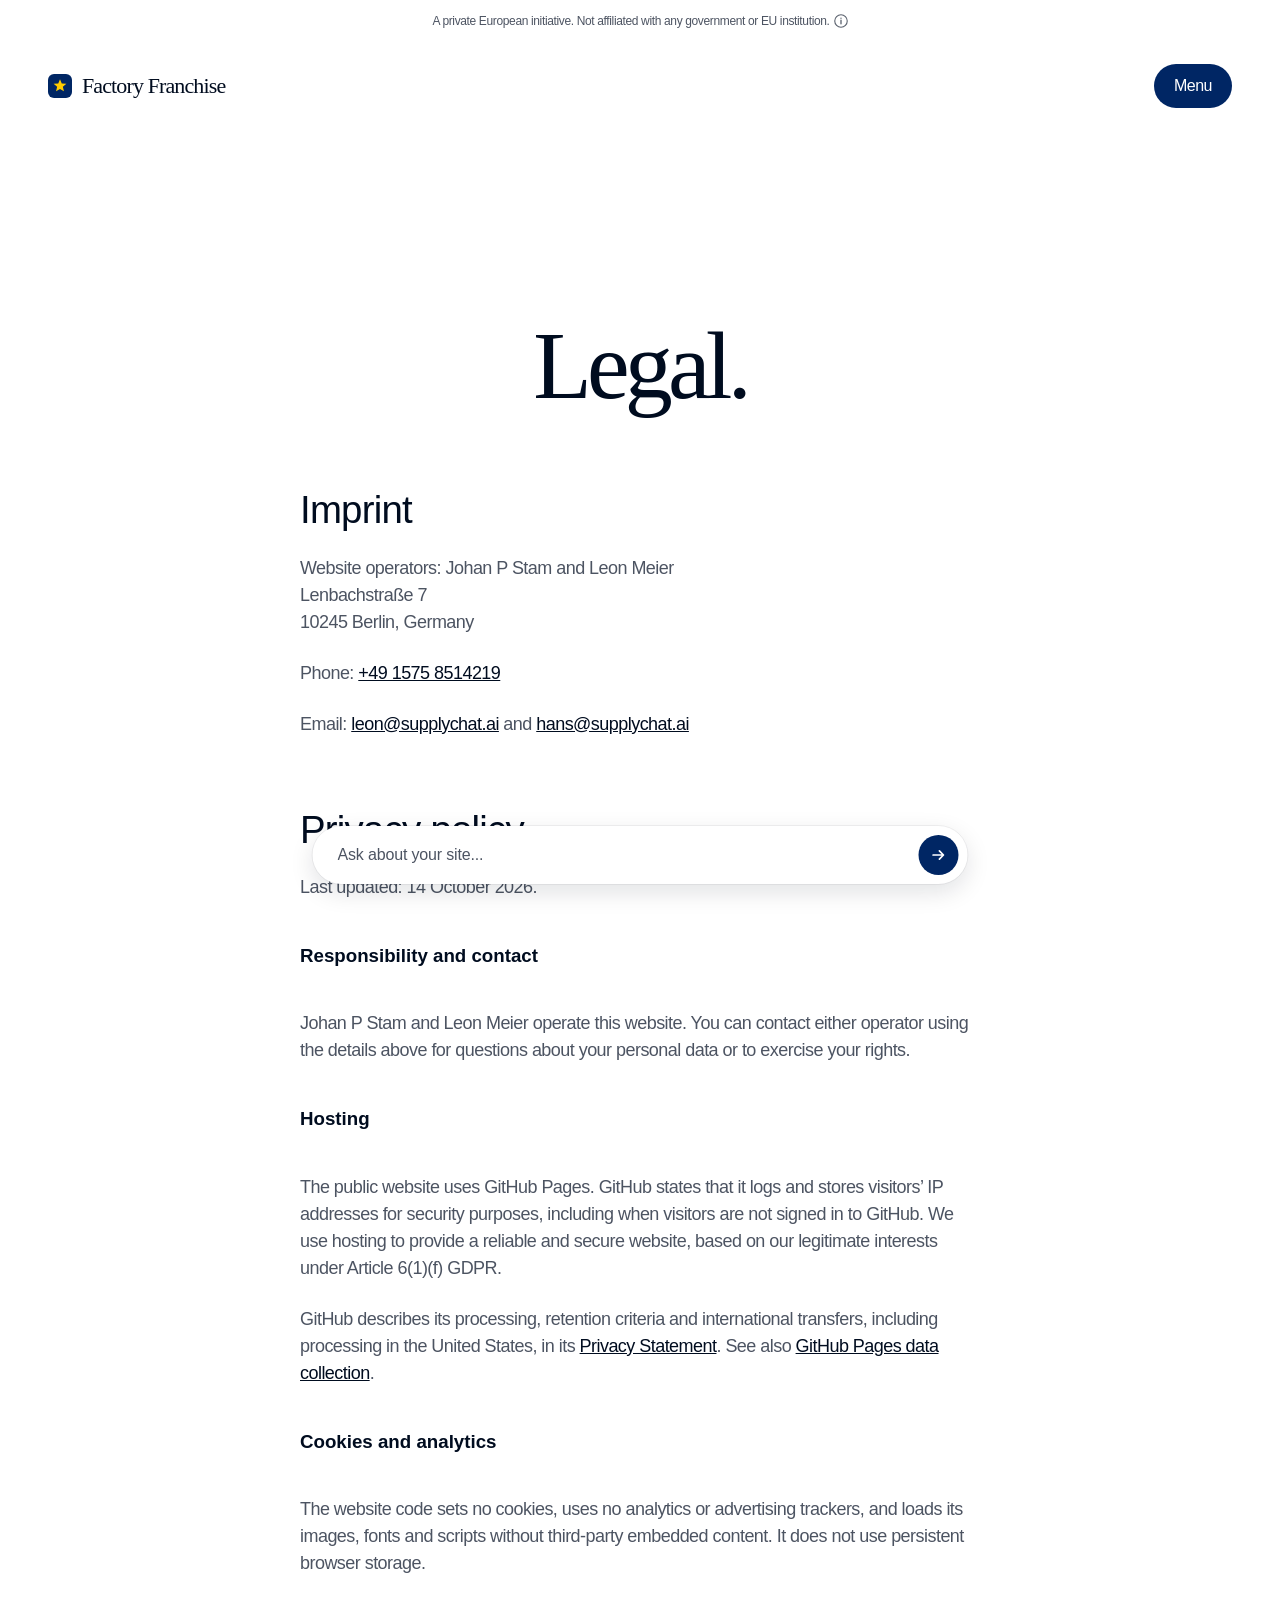
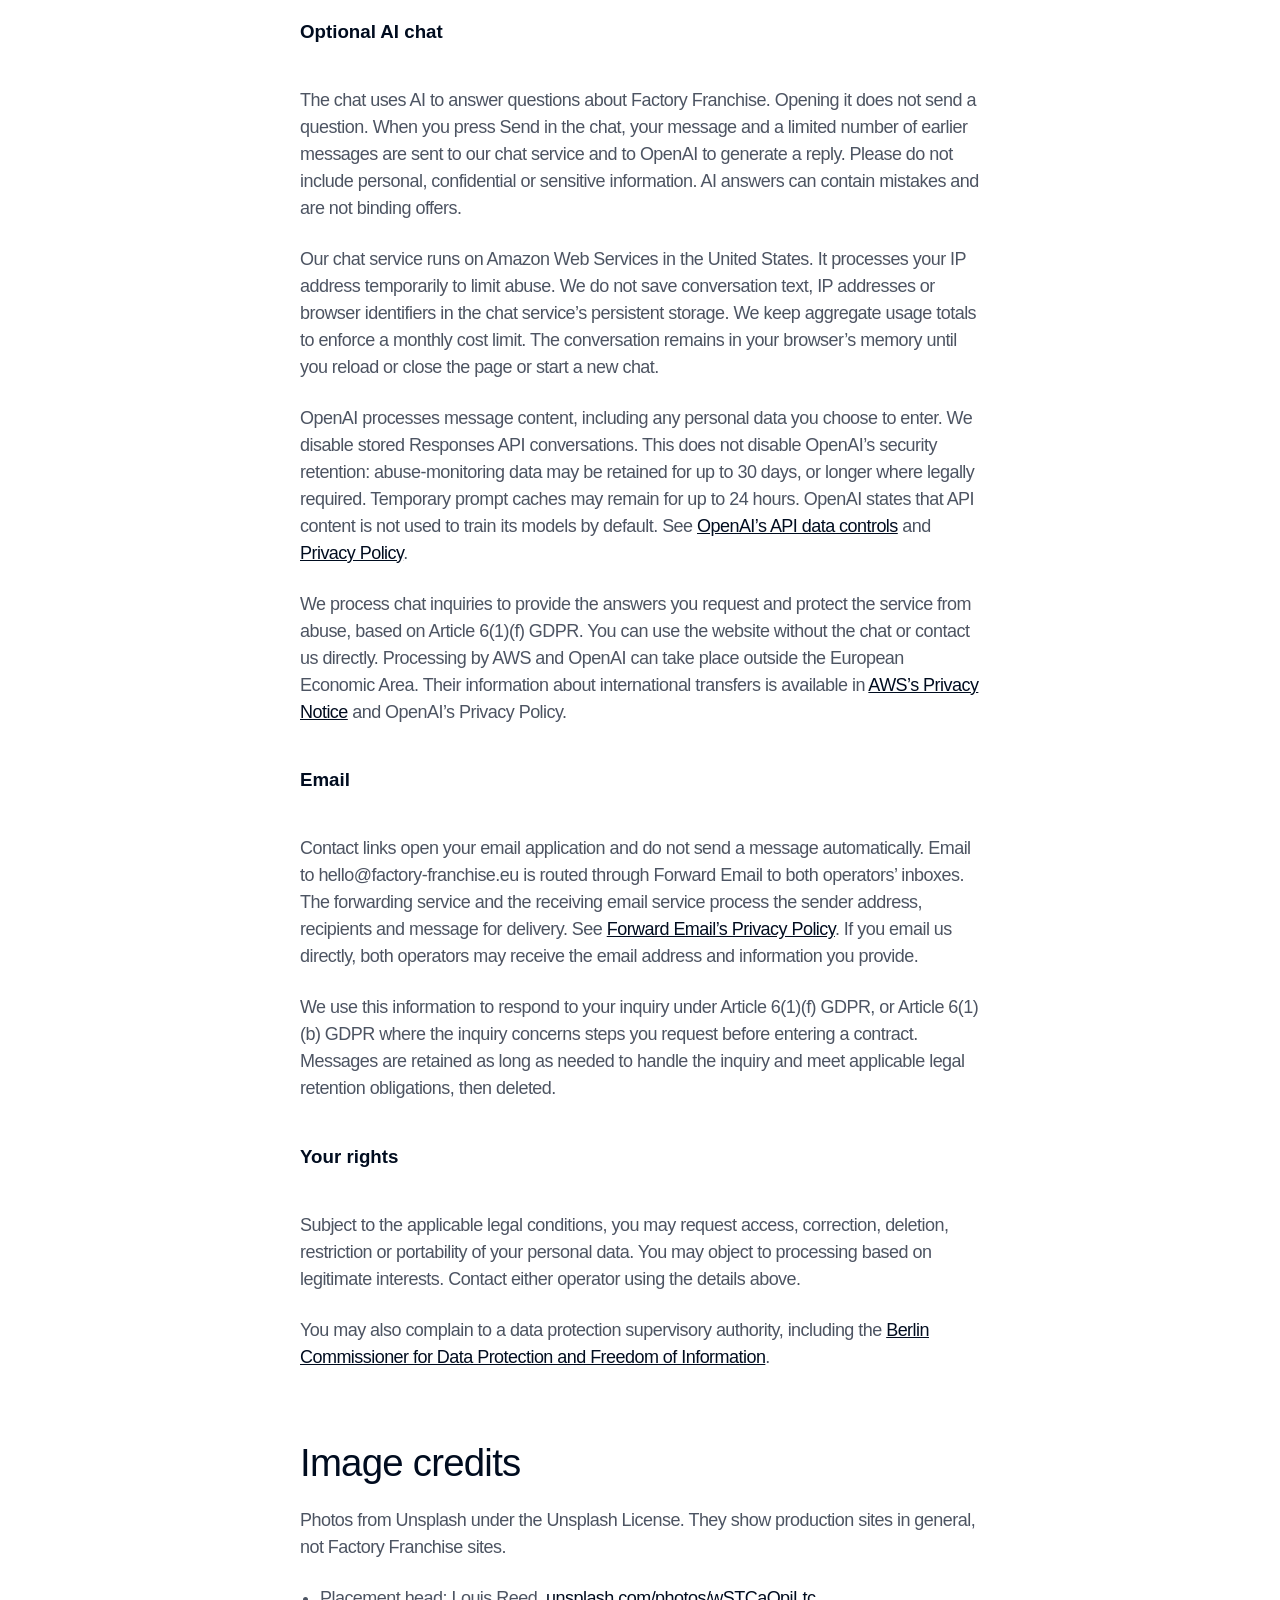
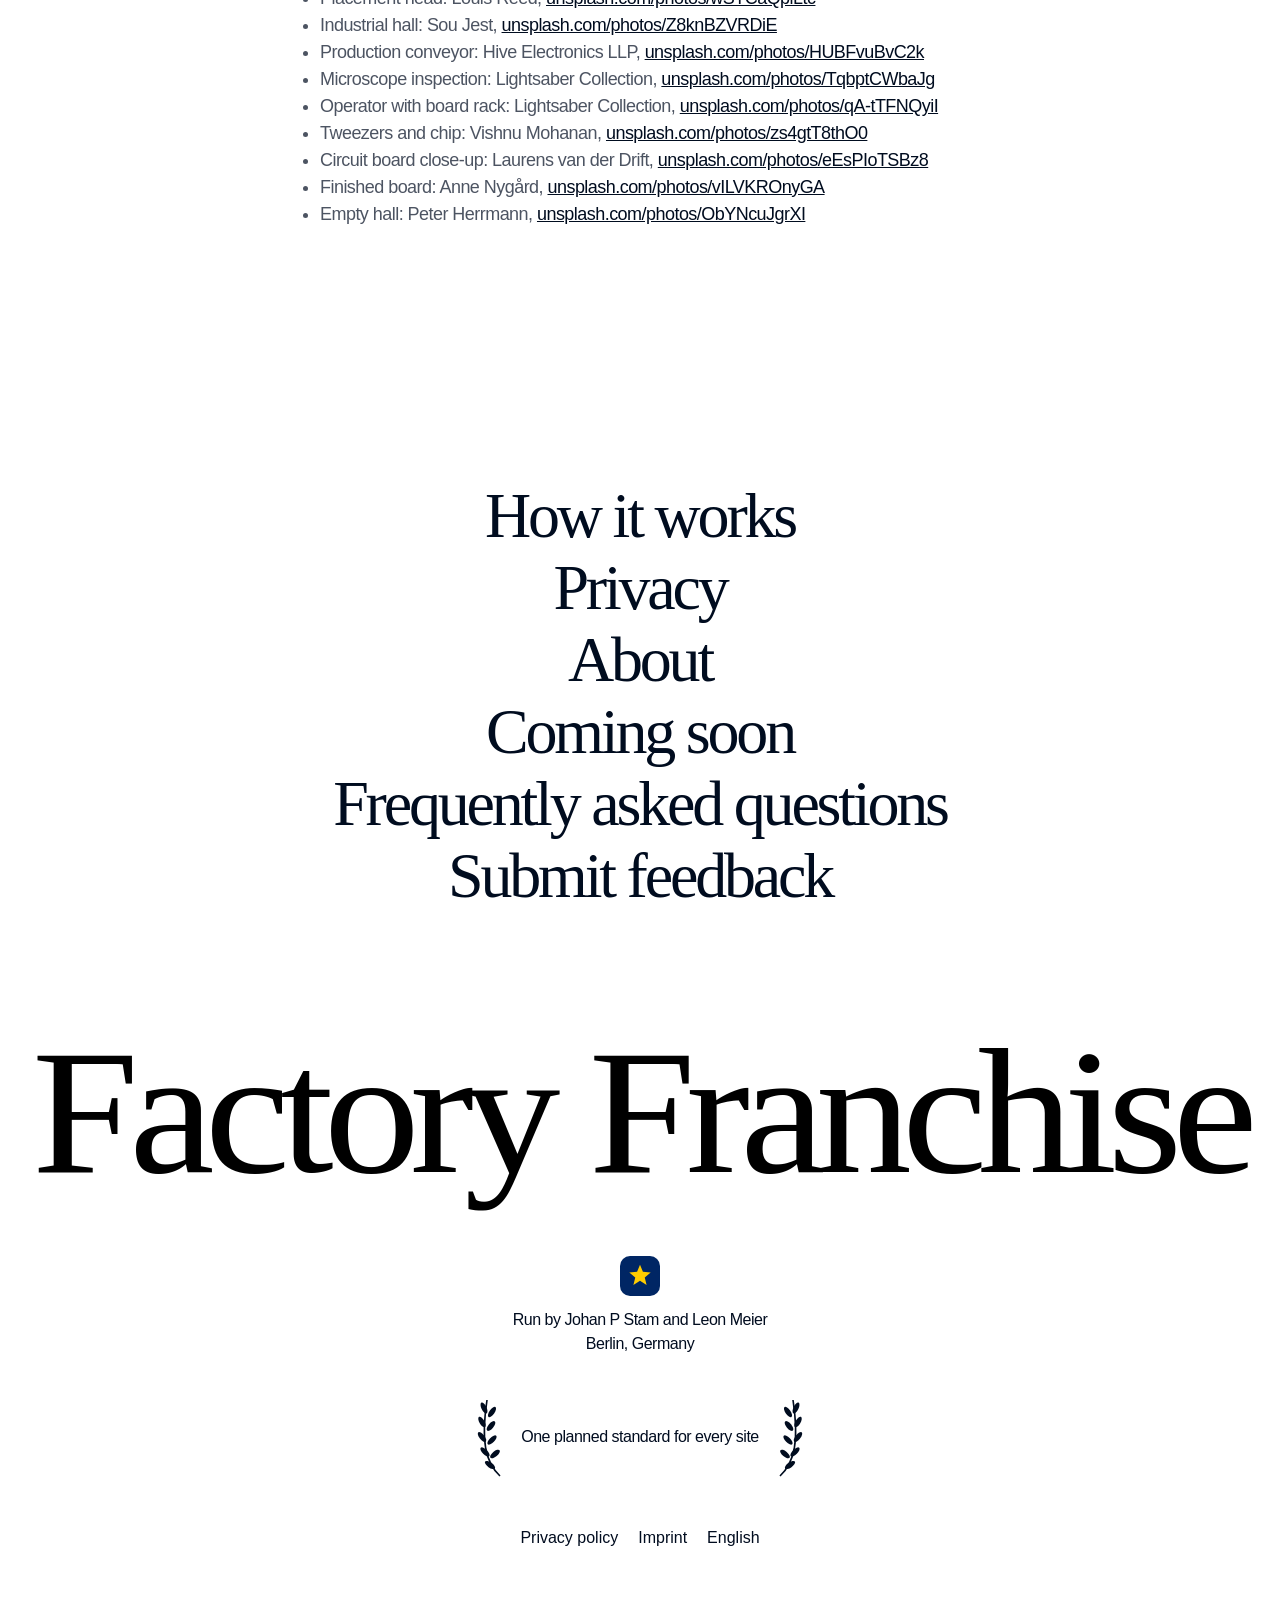
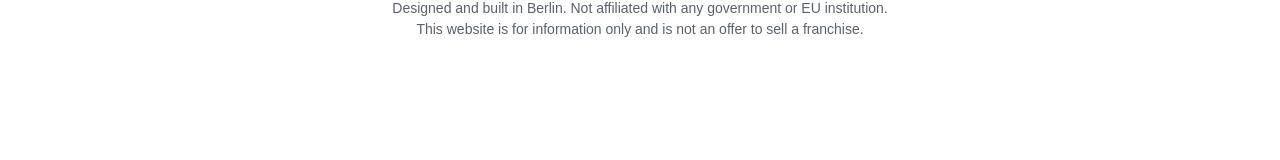
<file: legal.html>
<!doctype html>
<html lang="en">
<head>
<meta charset="utf-8">
<meta name="viewport" content="width=device-width, initial-scale=1">
<title>Legal | Factory Franchise</title>
<meta name="description" content="Operator details and privacy information for the Factory Franchise website.">
<link rel="canonical" href="https://factory-franchise.eu/legal.html">
<meta property="og:type" content="website">
<meta property="og:site_name" content="Factory Franchise">
<meta property="og:title" content="Legal | Factory Franchise">
<meta property="og:description" content="Operator details and privacy information for the Factory Franchise website.">
<meta property="og:url" content="https://factory-franchise.eu/legal.html">
<meta property="og:image" content="https://factory-franchise.eu/img/share-card.png?v=34">
<meta property="og:image:width" content="1200">
<meta property="og:image:height" content="630">
<meta property="og:image:alt" content="Factory Franchise. Local electronics manufacturing in Europe.">
<meta name="twitter:card" content="summary_large_image">
<meta name="twitter:title" content="Legal | Factory Franchise">
<meta name="twitter:description" content="Operator details and privacy information for the Factory Franchise website.">
<meta name="twitter:image" content="https://factory-franchise.eu/img/share-card.png?v=34">
<meta name="twitter:image:alt" content="Factory Franchise. Local electronics manufacturing in Europe.">
<link rel="icon" href="favicon.svg?v=34" type="image/svg+xml">
<link rel="icon" href="favicon.ico?v=34" sizes="32x32">
<link rel="apple-touch-icon" href="apple-touch-icon.png?v=34" sizes="180x180">
<link rel="preload" href="/fonts/helvetica-now-text-400.woff2" as="font" type="font/woff2" crossorigin>
<link rel="stylesheet" href="site.css?v=34">
<link rel="stylesheet" href="chat.css?v=34">
<meta name="chat-endpoint" content="https://chat.factory-franchise.eu/api/chat">
<meta name="chat-enabled" content="true">
</head>
<body>
<a class="skip" href="#main">Skip to main content</a>

<details class="banner">
  <summary><span class="t-label">A private European initiative. Not affiliated with any government or EU institution.</span>
    <svg width="14" height="14" viewBox="0 0 14 14" aria-hidden="true"><circle cx="7" cy="7" r="6.25" fill="none" stroke="currentColor" stroke-width="1.1" opacity=".65"/><path d="M7 6.2v3.6M7 4.2v.1" stroke="currentColor" stroke-width="1.3" stroke-linecap="round" opacity=".65"/></svg></summary>
  <p>Factory Franchise is a private initiative developing a factory franchise concept, with a pilot planned for 2027. It is not run, endorsed or funded by the European Union, any EU institution or any national government.</p>
</details>

<header class="site-header page-header">
  <a class="home-link" href="index.html" aria-label="Factory Franchise home"><svg class="mark" viewBox="0 0 24 24" aria-hidden="true"><rect width="24" height="24" rx="6" fill="#002664"/><path d="M12 5.2l1.75 4.3 4.65.35-3.55 3 1.1 4.5L12 14.9l-3.95 2.45 1.1-4.5-3.55-3 4.65-.35Z" fill="#ffcc00"/></svg>Factory Franchise</a>
  <button class="pill pill-navy" type="button" data-menu-open>Menu</button>
</header>
<main id="main" class="page">
<div class="page-head"><h1 class="t-page">Legal.</h1></div>
<div class="prose">
  <h2 class="t-feature" id="imprint">Imprint</h2>
  <p class="t-body">Website operators: Johan P Stam and Leon Meier<br>Lenbachstraße 7<br>10245 Berlin, Germany</p>
  <p class="t-body">Phone: <a href="tel:+4915758514219">+49 1575 8514219</a></p>
  <p class="t-body">Email: <a href="mailto:leon@supplychat.ai">leon@supplychat.ai</a> and <a href="mailto:hans@supplychat.ai">hans@supplychat.ai</a></p>
  <h2 class="t-feature" id="privacy-policy" style="margin-top:48px">Privacy policy</h2>
  <p class="t-body">Last updated: 14 October 2026.</p>
  <h3>Responsibility and contact</h3>
  <p class="t-body">Johan P Stam and Leon Meier operate this website. You can contact either operator using the details above for questions about your personal data or to exercise your rights.</p>
  <h3>Hosting</h3>
  <p class="t-body">The public website uses GitHub Pages. GitHub states that it logs and stores visitors’ IP addresses for security purposes, including when visitors are not signed in to GitHub. We use hosting to provide a reliable and secure website, based on our legitimate interests under Article 6(1)(f) GDPR.</p>
  <p class="t-body">GitHub describes its processing, retention criteria and international transfers, including processing in the United States, in its <a href="https://docs.github.com/en/site-policy/privacy-policies/github-general-privacy-statement">Privacy Statement</a>. See also <a href="https://docs.github.com/en/pages/getting-started-with-github-pages/what-is-github-pages#data-collection">GitHub Pages data collection</a>.</p>
  <h3>Cookies and analytics</h3>
  <p class="t-body">The website code sets no cookies, uses no analytics or advertising trackers, and loads its images, fonts and scripts without third-party embedded content. It does not use persistent browser storage.</p>
  <h3>Optional AI chat</h3>
  <p class="t-body">The chat uses AI to answer questions about Factory Franchise. Opening it does not send a question. When you press Send in the chat, your message and a limited number of earlier messages are sent to our chat service and to OpenAI to generate a reply. Please do not include personal, confidential or sensitive information. AI answers can contain mistakes and are not binding offers.</p>
  <p class="t-body">Our chat service runs on Amazon Web Services in the United States. It processes your IP address temporarily to limit abuse. We do not save conversation text, IP addresses or browser identifiers in the chat service’s persistent storage. We keep aggregate usage totals to enforce a monthly cost limit. The conversation remains in your browser’s memory until you reload or close the page or start a new chat.</p>
  <p class="t-body">OpenAI processes message content, including any personal data you choose to enter. We disable stored Responses API conversations. This does not disable OpenAI’s security retention: abuse-monitoring data may be retained for up to 30 days, or longer where legally required. Temporary prompt caches may remain for up to 24 hours. OpenAI states that API content is not used to train its models by default. See <a href="https://developers.openai.com/api/docs/guides/your-data">OpenAI’s API data controls</a> and <a href="https://openai.com/policies/privacy-policy/">Privacy Policy</a>.</p>
  <p class="t-body">We process chat inquiries to provide the answers you request and protect the service from abuse, based on Article 6(1)(f) GDPR. You can use the website without the chat or contact us directly. Processing by AWS and OpenAI can take place outside the European Economic Area. Their information about international transfers is available in <a href="https://aws.amazon.com/privacy/">AWS’s Privacy Notice</a> and OpenAI’s Privacy Policy.</p>
  <h3>Email</h3>
  <p class="t-body">Contact links open your email application and do not send a message automatically. Email to hello@factory-franchise.eu is routed through Forward Email to both operators’ inboxes. The forwarding service and the receiving email service process the sender address, recipients and message for delivery. See <a href="https://forwardemail.net/en/privacy">Forward Email’s Privacy Policy</a>. If you email us directly, both operators may receive the email address and information you provide.</p>
  <p class="t-body">We use this information to respond to your inquiry under Article 6(1)(f) GDPR, or Article 6(1)(b) GDPR where the inquiry concerns steps you request before entering a contract. Messages are retained as long as needed to handle the inquiry and meet applicable legal retention obligations, then deleted.</p>
  <h3>Your rights</h3>
  <p class="t-body">Subject to the applicable legal conditions, you may request access, correction, deletion, restriction or portability of your personal data. You may object to processing based on legitimate interests. Contact either operator using the details above.</p>
  <p class="t-body">You may also complain to a data protection supervisory authority, including the <a href="https://www.datenschutz-berlin.de/buergerinnen-und-buerger/beschwerde/einreichen-einer-beschwerde/">Berlin Commissioner for Data Protection and Freedom of Information</a>.</p>
  <h2 class="t-feature" id="image-credits" style="margin-top:48px">Image credits</h2>
  <p class="t-body">Photos from Unsplash under the Unsplash License. They show production sites in general, not Factory Franchise sites.</p>
  <ul class="t-body" style="margin:0;padding-left:20px">
    <li>Placement head: Louis Reed, <a href="https://unsplash.com/photos/wSTCaQpiLtc">unsplash.com/photos/wSTCaQpiLtc</a></li>
    <li>Industrial hall: Sou Jest, <a href="https://unsplash.com/photos/Z8knBZVRDiE">unsplash.com/photos/Z8knBZVRDiE</a></li>
    <li>Production conveyor: Hive Electronics LLP, <a href="https://unsplash.com/photos/HUBFvuBvC2k">unsplash.com/photos/HUBFvuBvC2k</a></li>
    <li>Microscope inspection: Lightsaber Collection, <a href="https://unsplash.com/photos/TqbptCWbaJg">unsplash.com/photos/TqbptCWbaJg</a></li>
    <li>Operator with board rack: Lightsaber Collection, <a href="https://unsplash.com/photos/qA-tTFNQyiI">unsplash.com/photos/qA-tTFNQyiI</a></li>
    <li>Tweezers and chip: Vishnu Mohanan, <a href="https://unsplash.com/photos/zs4gtT8thO0">unsplash.com/photos/zs4gtT8thO0</a></li>
    <li>Circuit board close-up: Laurens van der Drift, <a href="https://unsplash.com/photos/eEsPIoTSBz8">unsplash.com/photos/eEsPIoTSBz8</a></li>
    <li>Finished board: Anne Nygård, <a href="https://unsplash.com/photos/vILVKROnyGA">unsplash.com/photos/vILVKROnyGA</a></li>
    <li>Empty hall: Peter Herrmann, <a href="https://unsplash.com/photos/ObYNcuJgrXI">unsplash.com/photos/ObYNcuJgrXI</a></li>
  </ul>
</div>
</main>

<form class="ask dock-ask show" aria-label="Ask a question">
  <label class="sr-only" for="ask-dock">Ask a question</label>
  <input type="text" id="ask-dock" maxlength="1000" autocomplete="off" placeholder="Ask about your site...">
  <button class="round round-navy" type="submit"><span class="sr-only">Send message</span><svg width="18" height="18" viewBox="0 0 20 20" aria-hidden="true"><path d="M4 10h11M11 5.5 15.5 10 11 14.5" fill="none" stroke="currentColor" stroke-width="1.9" stroke-linecap="round" stroke-linejoin="round"/></svg></button>
</form>

<footer class="site-footer">
  <nav aria-label="Footer">
    <ul class="big-links">
      <li><a href="how-it-works.html">How it works</a></li>
      <li><a href="privacy.html">Privacy</a></li>
      <li><a href="about.html">About</a></li>
      <li><a href="coming-soon.html">Coming soon</a></li>
      <li><a href="faq.html">Frequently asked questions</a></li>
      <li><a href="mailto:hello@factory-franchise.eu?subject=Feedback">Submit feedback</a></li>
    </ul>
  </nav>
  <svg class="wordmark-giant" viewBox="0 0 1344 190" role="img" aria-label="Factory Franchise"><text x="672" y="150" text-anchor="middle" textLength="1344" lengthAdjust="spacingAndGlyphs" font-family="ui-serif, Iowan Old Style, Times New Roman, Times, serif" font-size="196" letter-spacing="-10">Factory Franchise</text></svg>
  <div class="foot-org">
    <svg width="40" height="40" viewBox="0 0 24 24" aria-hidden="true"><rect width="24" height="24" rx="6" fill="#002664"/><path d="M12 5.2l1.75 4.3 4.65.35-3.55 3 1.1 4.5L12 14.9l-3.95 2.45 1.1-4.5-3.55-3 4.65-.35Z" fill="#ffcc00"/></svg>
    <p style="margin:0">Run by Johan P Stam and Leon Meier<br>Berlin, Germany</p>
  </div>
  <div class="laurels">
    <svg viewBox="0 0 30 82" aria-hidden="true"><path d="M25 80C10 66 6 44 12 4" fill="none" stroke="currentColor" stroke-width="1.6"/><g fill="currentColor"><ellipse cx="9" cy="12" rx="2.6" ry="6" transform="rotate(-25 9 12)"/><ellipse cx="17" cy="16" rx="2.6" ry="6" transform="rotate(35 17 16)"/><ellipse cx="7" cy="26" rx="2.6" ry="6" transform="rotate(-30 7 26)"/><ellipse cx="16" cy="30" rx="2.6" ry="6" transform="rotate(40 16 30)"/><ellipse cx="7" cy="41" rx="2.6" ry="6" transform="rotate(-38 7 41)"/><ellipse cx="17" cy="44" rx="2.6" ry="6" transform="rotate(45 17 44)"/><ellipse cx="10" cy="56" rx="2.6" ry="6" transform="rotate(-45 10 56)"/><ellipse cx="20" cy="58" rx="2.6" ry="6" transform="rotate(50 20 58)"/><ellipse cx="15" cy="69" rx="2.6" ry="6" transform="rotate(-55 15 69)"/></g></svg>
    <span>One planned standard for every site</span>
    <svg class="r" viewBox="0 0 30 82" aria-hidden="true"><path d="M25 80C10 66 6 44 12 4" fill="none" stroke="currentColor" stroke-width="1.6"/><g fill="currentColor"><ellipse cx="9" cy="12" rx="2.6" ry="6" transform="rotate(-25 9 12)"/><ellipse cx="17" cy="16" rx="2.6" ry="6" transform="rotate(35 17 16)"/><ellipse cx="7" cy="26" rx="2.6" ry="6" transform="rotate(-30 7 26)"/><ellipse cx="16" cy="30" rx="2.6" ry="6" transform="rotate(40 16 30)"/><ellipse cx="7" cy="41" rx="2.6" ry="6" transform="rotate(-38 7 41)"/><ellipse cx="17" cy="44" rx="2.6" ry="6" transform="rotate(45 17 44)"/><ellipse cx="10" cy="56" rx="2.6" ry="6" transform="rotate(-45 10 56)"/><ellipse cx="20" cy="58" rx="2.6" ry="6" transform="rotate(50 20 58)"/><ellipse cx="15" cy="69" rx="2.6" ry="6" transform="rotate(-55 15 69)"/></g></svg>
  </div>
  <div class="foot-links">
    <a href="legal.html#privacy-policy">Privacy policy</a>
    <a href="legal.html#imprint">Imprint</a>
    <span class="lang" lang="en" style="padding:8px">English</span>
  </div>
  <p class="foot-note">Designed and built in Berlin. Not affiliated with any government or EU institution. This website is for information only and is not an offer to sell a franchise.</p>
</footer>

<dialog class="menu" aria-label="Menu">
  <div class="site-header">
    <a class="home-link" href="index.html" aria-label="Factory Franchise home"><svg class="mark" viewBox="0 0 24 24" aria-hidden="true"><rect width="24" height="24" rx="6" fill="#002664"/><path d="M12 5.2l1.75 4.3 4.65.35-3.55 3 1.1 4.5L12 14.9l-3.95 2.45 1.1-4.5-3.55-3 4.65-.35Z" fill="#ffcc00"/></svg>Factory Franchise</a>
    <button class="pill pill-navy" type="button" data-menu-close>Close</button>
  </div>
  <nav aria-label="Main">
    <ul class="big-links">
      <li><a href="index.html">Home</a></li>
      <li><a href="how-it-works.html">How it works</a></li>
      <li><a href="privacy.html">Privacy</a></li>
      <li><a href="about.html">About</a></li>
      <li><a href="coming-soon.html">Coming soon</a></li>
      <li><a href="faq.html">Frequently asked questions</a></li>
    </ul>
  </nav>
</dialog>

<script type="module" src="site.js?v=34"></script>
</body>
</html>
</file>
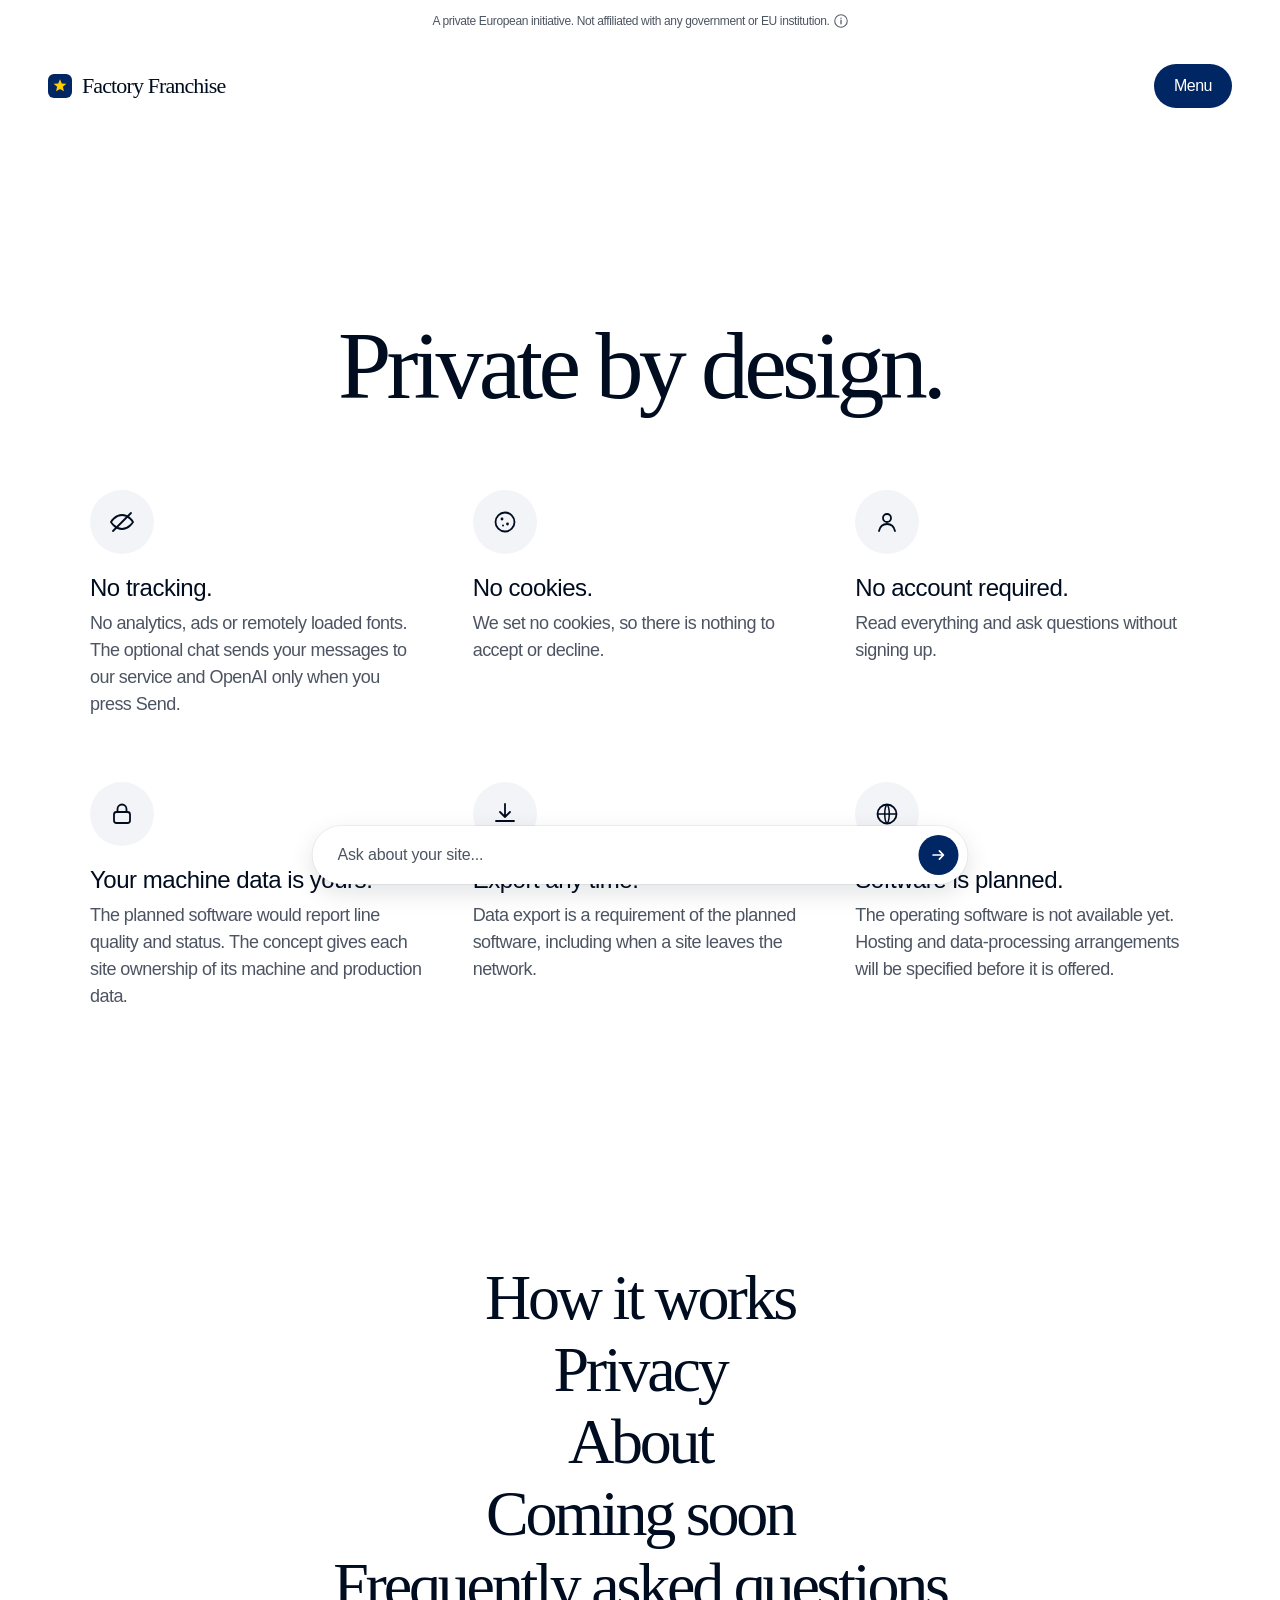
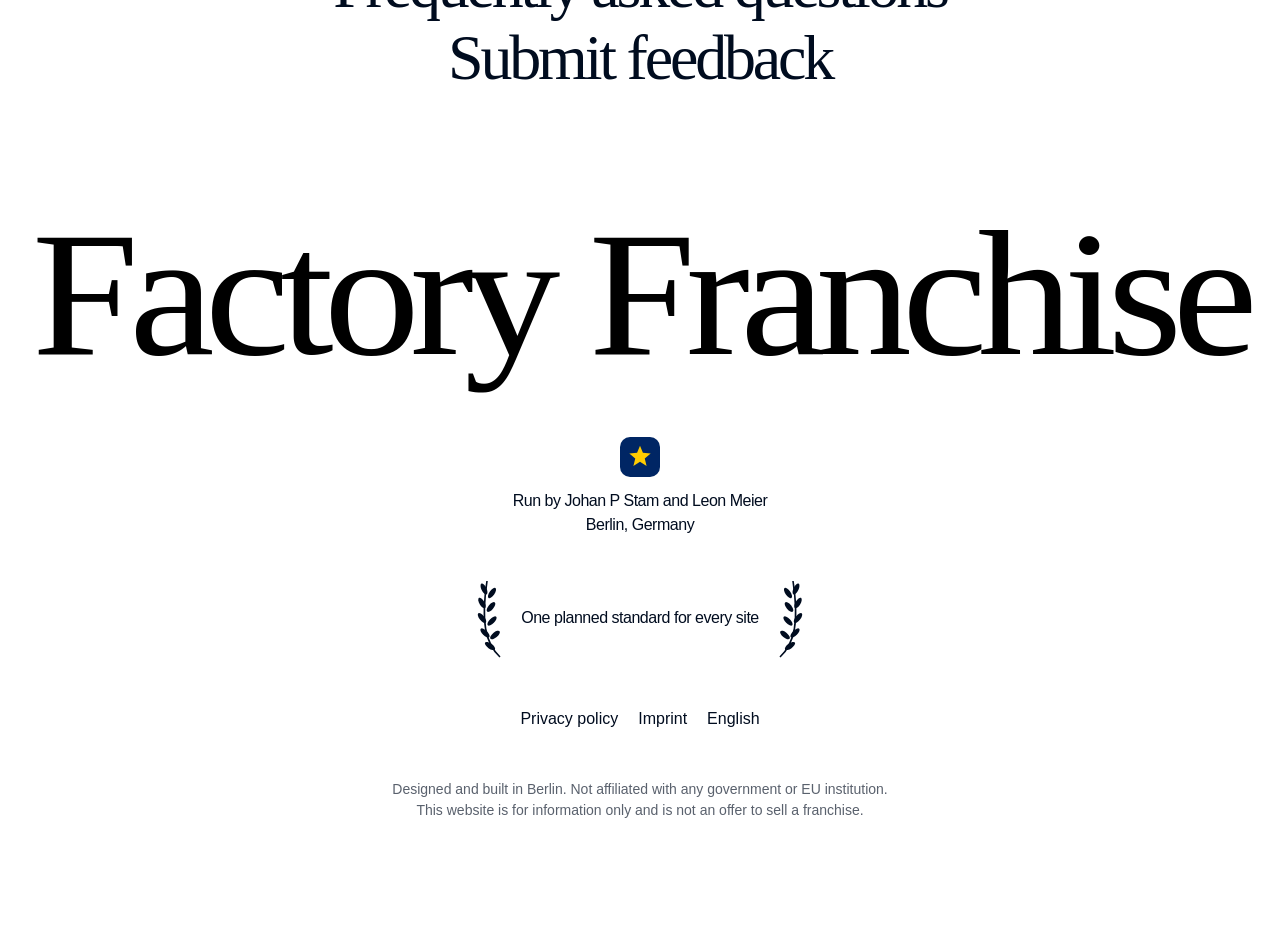
<file: privacy.html>
<!doctype html>
<html lang="en">
<head>
<meta charset="utf-8">
<meta name="viewport" content="width=device-width, initial-scale=1">
<title>Privacy | Factory Franchise</title>
<meta name="description" content="How this website handles privacy and the data principles planned for Factory Franchise software.">
<link rel="canonical" href="https://factory-franchise.eu/privacy.html">
<meta property="og:type" content="website">
<meta property="og:site_name" content="Factory Franchise">
<meta property="og:title" content="Privacy | Factory Franchise">
<meta property="og:description" content="How this website handles privacy and the data principles planned for Factory Franchise software.">
<meta property="og:url" content="https://factory-franchise.eu/privacy.html">
<meta property="og:image" content="https://factory-franchise.eu/img/share-card.png?v=34">
<meta property="og:image:width" content="1200">
<meta property="og:image:height" content="630">
<meta property="og:image:alt" content="Factory Franchise. Local electronics manufacturing in Europe.">
<meta name="twitter:card" content="summary_large_image">
<meta name="twitter:title" content="Privacy | Factory Franchise">
<meta name="twitter:description" content="How this website handles privacy and the data principles planned for Factory Franchise software.">
<meta name="twitter:image" content="https://factory-franchise.eu/img/share-card.png?v=34">
<meta name="twitter:image:alt" content="Factory Franchise. Local electronics manufacturing in Europe.">
<link rel="icon" href="favicon.svg?v=34" type="image/svg+xml">
<link rel="icon" href="favicon.ico?v=34" sizes="32x32">
<link rel="apple-touch-icon" href="apple-touch-icon.png?v=34" sizes="180x180">
<link rel="preload" href="/fonts/helvetica-now-text-400.woff2" as="font" type="font/woff2" crossorigin>
<link rel="stylesheet" href="site.css?v=34">
<link rel="stylesheet" href="chat.css?v=34">
<meta name="chat-endpoint" content="https://chat.factory-franchise.eu/api/chat">
<meta name="chat-enabled" content="true">
</head>
<body>
<a class="skip" href="#main">Skip to main content</a>

<details class="banner">
  <summary><span class="t-label">A private European initiative. Not affiliated with any government or EU institution.</span>
    <svg width="14" height="14" viewBox="0 0 14 14" aria-hidden="true"><circle cx="7" cy="7" r="6.25" fill="none" stroke="currentColor" stroke-width="1.1" opacity=".65"/><path d="M7 6.2v3.6M7 4.2v.1" stroke="currentColor" stroke-width="1.3" stroke-linecap="round" opacity=".65"/></svg></summary>
  <p>Factory Franchise is a private initiative developing a factory franchise concept, with a pilot planned for 2027. It is not run, endorsed or funded by the European Union, any EU institution or any national government.</p>
</details>

<header class="site-header page-header">
  <a class="home-link" href="index.html" aria-label="Factory Franchise home"><svg class="mark" viewBox="0 0 24 24" aria-hidden="true"><rect width="24" height="24" rx="6" fill="#002664"/><path d="M12 5.2l1.75 4.3 4.65.35-3.55 3 1.1 4.5L12 14.9l-3.95 2.45 1.1-4.5-3.55-3 4.65-.35Z" fill="#ffcc00"/></svg>Factory Franchise</a>
  <button class="pill pill-navy" type="button" data-menu-open>Menu</button>
</header>
<main id="main" class="page">
<div class="page-head"><h1 class="t-page">Private by design.</h1></div>
<div class="grid3">
  <div><div class="icon-circle"><svg width="28" height="28" viewBox="0 0 28 28" aria-hidden="true"><path d="M3 14s4-7 11-7 11 7 11 7-4 7-11 7S3 14 3 14Z" fill="none" stroke="currentColor" stroke-width="1.8"/><path d="M5 23 23 5" stroke="currentColor" stroke-width="1.8" stroke-linecap="round"/></svg></div><h2>No tracking.</h2><p class="t-body">No analytics, ads or remotely loaded fonts. The optional chat sends your messages to our service and OpenAI only when you press Send.</p></div>
  <div><div class="icon-circle"><svg width="28" height="28" viewBox="0 0 28 28" aria-hidden="true"><circle cx="14" cy="14" r="9.5" fill="none" stroke="currentColor" stroke-width="1.8"/><circle cx="11" cy="11" r="1.4" fill="currentColor"/><circle cx="16.5" cy="16" r="1.4" fill="currentColor"/><circle cx="12" cy="17.5" r="1" fill="currentColor"/></svg></div><h2>No cookies.</h2><p class="t-body">We set no cookies, so there is nothing to accept or decline.</p></div>
  <div><div class="icon-circle"><svg width="28" height="28" viewBox="0 0 28 28" aria-hidden="true"><circle cx="14" cy="10" r="4" fill="none" stroke="currentColor" stroke-width="1.8"/><path d="M6 23c1-4.5 4-7 8-7s7 2.5 8 7" fill="none" stroke="currentColor" stroke-width="1.8" stroke-linecap="round"/></svg></div><h2>No account required.</h2><p class="t-body">Read everything and ask questions without signing up.</p></div>
  <div><div class="icon-circle"><svg width="28" height="28" viewBox="0 0 28 28" aria-hidden="true"><rect x="6" y="12" width="16" height="11" rx="2.5" fill="none" stroke="currentColor" stroke-width="1.8"/><path d="M9.5 12V9a4.5 4.5 0 0 1 9 0v3" fill="none" stroke="currentColor" stroke-width="1.8"/></svg></div><h2>Your machine data is yours.</h2><p class="t-body">The planned software would report line quality and status. The concept gives each site ownership of its machine and production data.</p></div>
  <div><div class="icon-circle"><svg width="28" height="28" viewBox="0 0 28 28" aria-hidden="true"><path d="M14 4v13M9 12l5 5 5-5M5 21h18" fill="none" stroke="currentColor" stroke-width="1.8" stroke-linecap="round" stroke-linejoin="round"/></svg></div><h2>Export any time.</h2><p class="t-body">Data export is a requirement of the planned software, including when a site leaves the network.</p></div>
  <div><div class="icon-circle"><svg width="28" height="28" viewBox="0 0 28 28" aria-hidden="true"><circle cx="14" cy="14" r="9.5" fill="none" stroke="currentColor" stroke-width="1.8"/><path d="M4.5 14h19M14 4.5c3 3 3 16 0 19M14 4.5c-3 3-3 16 0 19" fill="none" stroke="currentColor" stroke-width="1.5"/></svg></div><h2>Software is planned.</h2><p class="t-body">The operating software is not available yet. Hosting and data-processing arrangements will be specified before it is offered.</p></div>
</div>
</main>

<form class="ask dock-ask show" aria-label="Ask a question">
  <label class="sr-only" for="ask-dock">Ask a question</label>
  <input type="text" id="ask-dock" maxlength="1000" autocomplete="off" placeholder="Ask about your site...">
  <button class="round round-navy" type="submit"><span class="sr-only">Send message</span><svg width="18" height="18" viewBox="0 0 20 20" aria-hidden="true"><path d="M4 10h11M11 5.5 15.5 10 11 14.5" fill="none" stroke="currentColor" stroke-width="1.9" stroke-linecap="round" stroke-linejoin="round"/></svg></button>
</form>

<footer class="site-footer">
  <nav aria-label="Footer">
    <ul class="big-links">
      <li><a href="how-it-works.html">How it works</a></li>
      <li><a href="privacy.html">Privacy</a></li>
      <li><a href="about.html">About</a></li>
      <li><a href="coming-soon.html">Coming soon</a></li>
      <li><a href="faq.html">Frequently asked questions</a></li>
      <li><a href="mailto:hello@factory-franchise.eu?subject=Feedback">Submit feedback</a></li>
    </ul>
  </nav>
  <svg class="wordmark-giant" viewBox="0 0 1344 190" role="img" aria-label="Factory Franchise"><text x="672" y="150" text-anchor="middle" textLength="1344" lengthAdjust="spacingAndGlyphs" font-family="ui-serif, Iowan Old Style, Times New Roman, Times, serif" font-size="196" letter-spacing="-10">Factory Franchise</text></svg>
  <div class="foot-org">
    <svg width="40" height="40" viewBox="0 0 24 24" aria-hidden="true"><rect width="24" height="24" rx="6" fill="#002664"/><path d="M12 5.2l1.75 4.3 4.65.35-3.55 3 1.1 4.5L12 14.9l-3.95 2.45 1.1-4.5-3.55-3 4.65-.35Z" fill="#ffcc00"/></svg>
    <p style="margin:0">Run by Johan P Stam and Leon Meier<br>Berlin, Germany</p>
  </div>
  <div class="laurels">
    <svg viewBox="0 0 30 82" aria-hidden="true"><path d="M25 80C10 66 6 44 12 4" fill="none" stroke="currentColor" stroke-width="1.6"/><g fill="currentColor"><ellipse cx="9" cy="12" rx="2.6" ry="6" transform="rotate(-25 9 12)"/><ellipse cx="17" cy="16" rx="2.6" ry="6" transform="rotate(35 17 16)"/><ellipse cx="7" cy="26" rx="2.6" ry="6" transform="rotate(-30 7 26)"/><ellipse cx="16" cy="30" rx="2.6" ry="6" transform="rotate(40 16 30)"/><ellipse cx="7" cy="41" rx="2.6" ry="6" transform="rotate(-38 7 41)"/><ellipse cx="17" cy="44" rx="2.6" ry="6" transform="rotate(45 17 44)"/><ellipse cx="10" cy="56" rx="2.6" ry="6" transform="rotate(-45 10 56)"/><ellipse cx="20" cy="58" rx="2.6" ry="6" transform="rotate(50 20 58)"/><ellipse cx="15" cy="69" rx="2.6" ry="6" transform="rotate(-55 15 69)"/></g></svg>
    <span>One planned standard for every site</span>
    <svg class="r" viewBox="0 0 30 82" aria-hidden="true"><path d="M25 80C10 66 6 44 12 4" fill="none" stroke="currentColor" stroke-width="1.6"/><g fill="currentColor"><ellipse cx="9" cy="12" rx="2.6" ry="6" transform="rotate(-25 9 12)"/><ellipse cx="17" cy="16" rx="2.6" ry="6" transform="rotate(35 17 16)"/><ellipse cx="7" cy="26" rx="2.6" ry="6" transform="rotate(-30 7 26)"/><ellipse cx="16" cy="30" rx="2.6" ry="6" transform="rotate(40 16 30)"/><ellipse cx="7" cy="41" rx="2.6" ry="6" transform="rotate(-38 7 41)"/><ellipse cx="17" cy="44" rx="2.6" ry="6" transform="rotate(45 17 44)"/><ellipse cx="10" cy="56" rx="2.6" ry="6" transform="rotate(-45 10 56)"/><ellipse cx="20" cy="58" rx="2.6" ry="6" transform="rotate(50 20 58)"/><ellipse cx="15" cy="69" rx="2.6" ry="6" transform="rotate(-55 15 69)"/></g></svg>
  </div>
  <div class="foot-links">
    <a href="legal.html#privacy-policy">Privacy policy</a>
    <a href="legal.html#imprint">Imprint</a>
    <span class="lang" lang="en" style="padding:8px">English</span>
  </div>
  <p class="foot-note">Designed and built in Berlin. Not affiliated with any government or EU institution. This website is for information only and is not an offer to sell a franchise.</p>
</footer>

<dialog class="menu" aria-label="Menu">
  <div class="site-header">
    <a class="home-link" href="index.html" aria-label="Factory Franchise home"><svg class="mark" viewBox="0 0 24 24" aria-hidden="true"><rect width="24" height="24" rx="6" fill="#002664"/><path d="M12 5.2l1.75 4.3 4.65.35-3.55 3 1.1 4.5L12 14.9l-3.95 2.45 1.1-4.5-3.55-3 4.65-.35Z" fill="#ffcc00"/></svg>Factory Franchise</a>
    <button class="pill pill-navy" type="button" data-menu-close>Close</button>
  </div>
  <nav aria-label="Main">
    <ul class="big-links">
      <li><a href="index.html">Home</a></li>
      <li><a href="how-it-works.html">How it works</a></li>
      <li><a href="privacy.html">Privacy</a></li>
      <li><a href="about.html">About</a></li>
      <li><a href="coming-soon.html">Coming soon</a></li>
      <li><a href="faq.html">Frequently asked questions</a></li>
    </ul>
  </nav>
</dialog>

<script type="module" src="site.js?v=34"></script>
</body>
</html>
</file>
<file: site.css>
/* Factory Franchise. System fonts and local assets only. */
:root {
  --ink: #000c1f; --ink-2: rgb(0 12 31 / .7); --ink-3: rgb(0 12 31 / .65);
  --navy: #002664; --blue: #1a40a1; --gold: #ffcc00;
  --tint: rgb(0 38 100 / .05); --tint-2: rgb(0 38 100 / .1);
  --line: rgb(0 12 31 / .1); --line-2: rgb(0 12 31 / .05);
  --serif: ui-serif, "Iowan Old Style", "Times New Roman", Times, serif;
  --sans: "Helvetica Neue", Helvetica, Arial, sans-serif;
  --gutter: 16px;
}
@media (min-width: 768px) { :root { --gutter: 32px; } }

* { box-sizing: border-box; }
html { -webkit-text-size-adjust: 100%; }
html:has(dialog[open]) { overflow: hidden; }
body { margin: 0; background: #fff; color: var(--ink); font: 16px/24px var(--sans); -webkit-font-smoothing: antialiased; }
a { color: inherit; }
img, svg { display: block; }
button, input, select, textarea { font: inherit; color: inherit; }
:focus-visible { outline: 3px solid var(--blue); outline-offset: 3px; border-radius: 8px; }
.sr-only { position: absolute; width: 1px; height: 1px; overflow: hidden; clip: rect(0 0 0 0); white-space: nowrap; }
.skip { position: absolute; left: -999px; top: 8px; z-index: 100; background: var(--navy); color: #fff; padding: 8px 16px; border-radius: 40px; }
.skip:focus { left: 8px; }
.ph { color: var(--ink-3); }

/* Type scale: hero 96/96 -0.06em, feature 40/42 -0.02em, body 18/27 -0.03em */
.t-hero, .t-page, .t-section { font-family: var(--serif); font-weight: 400; margin: 0; letter-spacing: -0.06em; }
.t-hero { font-size: clamp(40px, 12vw, 96px); line-height: 1; }
.t-page { font-size: clamp(48px, 8vw, 96px); line-height: 1; letter-spacing: -0.05em; }
.t-section { font-size: clamp(48px, 7vw, 96px); line-height: 1; letter-spacing: -0.05em; }
.t-feature { font: 500 clamp(28px, 3vw, 40px)/1.05 var(--sans); letter-spacing: -0.02em; margin: 0; }
.t-support { font-size: clamp(18px, 2.4vw, 24px); line-height: 1.5; letter-spacing: -0.01em; color: var(--ink-2); margin: 0; }
.t-body { font-size: 18px; line-height: 27px; letter-spacing: -0.03em; color: var(--ink-2); margin: 0; }
.t-label { font-size: 12px; line-height: 12px; letter-spacing: -0.03em; color: var(--ink-2); }
.t-cta { font-weight: 500; letter-spacing: -0.03em; text-decoration: none; }
.t-cta:hover { text-decoration: underline; }

/* Buttons */
.pill { display: inline-flex; align-items: center; justify-content: center; gap: 8px; border: 0; border-radius: 40px; cursor: pointer; font-weight: 500; letter-spacing: -0.03em; text-decoration: none; transition: background-color .2s, transform .1s; }
.pill:active { transform: scale(.97); }
.pill-navy { background: var(--navy); color: #fff; height: 44px; padding: 0 20px; }
.pill-navy:hover { background: var(--blue); }
.pill-tint { background: var(--tint); height: 56px; padding: 0 24px; }
.pill-tint:hover { background: var(--tint-2); }
.round { width: 48px; height: 48px; border-radius: 50%; border: 0; display: inline-grid; place-items: center; background: transparent; cursor: pointer; }
.round:hover { background: var(--tint); }
.round-navy { background: var(--navy); color: #fff; }
.round-navy:hover { background: var(--blue); }
.round-tint { width: 56px; height: 56px; background: var(--tint); }
.round[aria-disabled="true"] { opacity: .35; cursor: default; }

/* Banner: non-affiliation notice */
.banner { text-align: center; padding: 8px var(--gutter); }
.banner summary { display: inline-flex; align-items: center; gap: 4px; list-style: none; cursor: pointer; }
.banner summary::-webkit-details-marker { display: none; }
.banner summary:hover .t-label { color: var(--ink); }
.banner p { max-width: 560px; margin: 8px auto 4px; font-size: 14px; line-height: 21px; color: var(--ink-2); }

/* Header */
.site-header { display: grid; grid-template-columns: minmax(0, 1fr) auto; align-items: center; gap: 12px; padding: 24px; }
.home-link { display: inline-flex; align-items: center; gap: 10px; text-decoration: none; font: 400 22px/1 var(--serif); letter-spacing: -0.04em; }
.mark { width: 24px; height: 24px; flex: none; }
.page-header { padding: 24px var(--gutter); }
@media (min-width: 768px) { .page-header { padding: 24px 48px; } }

/* Menu dialog */
dialog.menu { width: 100%; max-width: none; height: 100%; max-height: none; margin: 0; border: 0; padding: 0; background: #fff; }
dialog.menu::backdrop { background: rgb(0 12 31 / .2); }
dialog.menu .site-header { max-width: 1440px; margin: 0 auto; }
dialog.menu nav { display: flex; flex-direction: column; align-items: center; gap: 4px; padding: 8vh var(--gutter); }

/* Big serif link list (menu + footer) */
.big-links { display: flex; flex-direction: column; align-items: center; gap: 8px; margin: 0; padding: 0; list-style: none; }
.big-links a, .big-links button { display: inline-block; font: 400 clamp(36px, 6vw, 64px)/1 var(--serif); letter-spacing: -0.05em; text-decoration: none; background: none; border: 0; padding: 0 8px; border-radius: 8px; cursor: pointer; text-align: center; }
.big-links a:hover, .big-links button:hover { text-decoration: underline; text-decoration-thickness: 2px; text-underline-offset: 6px; }

/* Hero card */
.hero { position: relative; isolation: isolate; overflow: clip; margin: 0 var(--gutter); border-radius: 48px; padding: 144px 32px; display: flex; flex-direction: column; align-items: center;
  background: radial-gradient(60% 40% at 20% 10%, #fff 0, transparent 70%), radial-gradient(50% 50% at 85% 30%, #e4e9f1 0, transparent 70%), linear-gradient(#f3f4f6, #e8eaee); }
.hero .site-header { position: absolute; top: 16px; left: 24px; right: 24px; }
.home-link { justify-self: start; }
.hero-copy { text-align: center; }
.hero-copy .t-support { margin-top: 20px; }
.stage { position: relative; width: min(100%, 687px); margin-top: 48px; }
.stage .ask { position: absolute; top: 16px; left: 16px; right: 16px; }
.ask { z-index: 2; display: flex; align-items: center; gap: 4px; padding: 23px 23px 23px 40px; background: #fff; border-radius: 48px; border: 1px solid transparent; outline: 1px solid var(--line-2); box-shadow: 0 8px 24px rgb(1 14 36 / .12); }
.ask input { flex: 1; min-width: 0; border: 0; background: transparent; outline: none; font: 400 21px/31.5px var(--sans); letter-spacing: -0.01em; padding: 8px 0; height: 48px; text-overflow: ellipsis; }
.ask input::placeholder { color: var(--ink-2); }
.ask:focus-within { outline: 2px solid var(--blue); outline-offset: 3px; }
.slides { position: relative; aspect-ratio: 3 / 2; border-radius: 40px; overflow: hidden; background: #cfd6e0; }
.slides-track { display: flex; height: 100%; transition: transform .8s cubic-bezier(.22, 1, .36, 1); }
.slide { flex: 0 0 100%; position: relative; }
.slide img, .photo { width: 100%; height: 100%; object-fit: cover; }
.photo { height: auto; aspect-ratio: 16 / 9; border-radius: 48px; }
.hero-bg { position: absolute; inset: -10%; z-index: -1; background: center / cover no-repeat; filter: blur(64px) saturate(1.1); opacity: .32; transition: background-image .8s; }
.carousel-ctl { display: flex; gap: 10px; justify-content: center; margin-top: 48px; }
@media (max-width: 767px) {
  .hero { border-radius: 40px; padding: 112px 16px 40px; }
  .hero .site-header { left: 8px; right: 8px; padding: 24px 16px; }
  .stage .ask { top: 12px; left: 12px; right: 12px; }
  .ask { padding: 12px 12px 12px 24px; }
  .slides { aspect-ratio: 4 / 5; }
  .ask input { font-size: 17px; line-height: 24px; height: 40px; }
  .ask .round { width: 40px; height: 40px; }
}

/* Manifesto: words sharpen as you scroll */
.manifesto { max-width: calc(1034px + 2 * var(--gutter)); margin: clamp(120px, 20vw, 288px) auto 0; padding: 0 var(--gutter); text-align: center; }
.manifesto p { font: 400 clamp(40px, 6.7vw, 96px)/1 var(--serif); letter-spacing: -0.06em; margin: 0; }
.manifesto .w { transition: opacity .5s; }
.manifesto .w.dim { opacity: .65; }
.inline-btn { display: inline-grid; place-items: center; width: .93em; height: .93em; border-radius: 50%; background: var(--blue); color: #fff; vertical-align: -0.12em; text-decoration: none; margin: 0 .05em; }
.inline-btn svg { width: .45em; height: .45em; }
.inline-badge { display: inline-grid; place-items: center; width: .93em; height: .93em; border-radius: 50%; background: #fff; vertical-align: -0.12em; box-shadow: 0 8px 24px rgb(1 14 36 / .14); margin: 0 .05em; }
.inline-badge svg { width: .55em; height: .55em; }

/* Feature rows */
.features { max-width: 1440px; margin: clamp(120px, 20vw, 288px) auto 0; padding: 0 var(--gutter); display: flex; flex-direction: column; gap: 120px; }
.feature { display: grid; gap: 40px; justify-items: center; }
.feature-text { width: min(100%, 308px); display: flex; flex-direction: column; gap: 24px; }
.feature-text .t-body { margin-top: -4px; }
.squircle { position: relative; width: min(100%, 448px); aspect-ratio: 1; border-radius: clamp(38px, 4vw, 57px); overflow: hidden; content-visibility: auto; }
@media (min-width: 1145px) {
  .features { padding: 0 48px; }
  .feature { grid-template-columns: repeat(12, minmax(0, 1fr)); column-gap: 18px; align-items: center; justify-items: start; }
  .feature .squircle { grid-column: 3 / span 4; width: 100%; max-width: 437px; }
  .feature-text { grid-column: 8 / span 3; width: 100%; max-width: 308px; }
}

/* Feature 1: stations drifting past, dark */
.sq-stations { background: #000; display: flex; flex-direction: column; justify-content: center; gap: 12px; }
.drift { display: flex; gap: 12px; width: max-content; animation: drift 40s linear infinite; }
.drift:nth-child(2) { animation-duration: 55s; animation-direction: reverse; }
.drift:nth-child(3) { animation-duration: 47s; }
.drift span { flex: none; width: 150px; height: 128px; border-radius: 12px; padding: 10px 12px 6px; font-size: 13px; line-height: 16px; font-weight: 500; color: #fff;
  background: linear-gradient(160deg, #1d2b45, #0b1426); border: 1px solid rgb(255 255 255 / .08); display: flex; flex-direction: column; justify-content: space-between; }
.drift img { width: 84px; height: 84px; align-self: center; }
@media (max-width: 500px) { .sq-stations { gap: 10px; } .drift { gap: 10px; } .drift span { width: 118px; height: 106px; font-size: 12px; line-height: 14px; } .drift img { width: 62px; height: 62px; } }
.sq-stations.paused .drift, .sq-stations:not([data-playing="true"]) .drift,
.sq-data:not([data-playing="true"]) .beacon svg { animation-play-state: paused; }
.sq-pause { position: absolute; right: 16px; bottom: 16px; width: 36px; height: 36px; background: rgb(0 0 0 / .55); color: #fff; }
.sq-pause:hover { background: rgb(0 0 0 / .75); }
@keyframes drift { to { transform: translateX(-50%); } }

/* Feature 2: night sky + lock */
.sq-data { background: linear-gradient(#02060c, #07122a 50%, #112b66); display: grid; place-items: center; padding: 16px; }
.sky { position: absolute; inset: 0; width: 100%; height: 100%; fill: #b3d9ff; pointer-events: none; }
.sky g { opacity: .6; animation: twinkle 12s ease-in-out infinite paused; }
.sky[data-playing="true"] g { animation-play-state: running; }
@keyframes twinkle { 0%, 100% { opacity: .15; } 50% { opacity: .9; } }
.beacon { position: absolute; top: 13%; left: 18%; z-index: 1; width: 44px; height: 44px; translate: -50% -50%; border: 0; border-radius: 50%; background: transparent; color: #fff; display: grid; place-items: center; cursor: pointer; }
.beacon svg { width: 8px; height: 8px; animation: beacon 9s ease-in-out -2s infinite; }
@keyframes beacon { 0%, 100% { opacity: .12; } 50% { opacity: .55; } }
.trail { position: absolute; top: 50%; right: 50%; width: 80px; height: 1px; border-radius: 1px; pointer-events: none; transform-origin: 100% center;
  background: linear-gradient(90deg, transparent, rgb(166 213 255 / .5) 65%, #fff); animation: shoot .85s cubic-bezier(.4, 0, .8, 1) both; }
@keyframes shoot { 0% { opacity: 0; transform: translate(0, 0) rotate(32deg) scaleX(.15); } 12%, 75% { opacity: 1; } 100% { opacity: 0; transform: translate(210px, 132px) rotate(32deg) scaleX(1); } }
.lock { position: relative; width: 130px; height: 130px; border-radius: 50%; background: #e6e8ea; color: #000; display: grid; place-items: center;
  box-shadow: 0 8px 8px rgb(0 0 0 / .1), 0 28px 14px rgb(0 0 0 / .09), 0 64px 19px rgb(0 0 0 / .05), 0 114px 23px rgb(0 0 0 / .02); }
.lock svg { overflow: visible; }
.lock .shackle { transform-origin: 6.5px 9px; transform: translateY(-2px) rotate(-18deg); }
.lock[data-visible="true"] .shackle { animation: lock-close .7s ease both; }
.lock[data-visible="true"] svg { animation: lock-recoil .18s ease .63s both; }
@keyframes lock-close { 0%, 15% { transform: translateY(-2px) rotate(-18deg); animation-timing-function: ease-in-out; } 55% { transform: translateY(-3px) rotate(-18deg); animation-timing-function: cubic-bezier(.32, 0, .8, 0); } 90%, 100% { transform: none; } }
@keyframes lock-recoil { 0% { transform: none; animation-timing-function: cubic-bezier(.22, 1, .36, 1); } 35% { transform: translateY(2px); animation-timing-function: ease-in-out; } 100% { transform: none; } }

/* Feature 3: standards in circles */
.sq-standards { background: #f7f7f7; display: grid; grid-template-columns: repeat(3, 182px); gap: 32px; place-content: center; }
.badge { width: 182px; height: 182px; border-radius: 50%; background: #fafafa; box-shadow: 0 8px 24px rgb(1 14 36 / .12); display: grid; place-items: center; text-align: center; padding: 24px;
  font: 400 26px/1 var(--serif); letter-spacing: -0.04em; }
.badge small { display: block; font: 500 11px/14px var(--sans); letter-spacing: 0; color: var(--ink-2); margin-top: 8px; }

/* Feature 4: a dock of country tiles */
.sq-europe { background: linear-gradient(#fafafa, #ececec); display: grid; place-items: center; }
.dock { display: flex; gap: 20px; padding: 28px; border-radius: 40px; background: rgb(255 255 255 / .55); box-shadow: inset 0 0 0 1px rgb(255 255 255 / .8), 0 30px 60px rgb(0 0 0 / .08); }
.tile { width: 92px; height: 92px; border-radius: 22px; flex: none; box-shadow: inset 0 0 0 1px rgb(0 0 0 / .06), 0 6px 16px rgb(1 14 36 / .18); }
.f-nl { background: linear-gradient(#ae1c28 0 33.3%, #fff 0 66.6%, #21468b 0); }
.f-de { background: linear-gradient(#000 0 33.3%, #d00 0 66.6%, #ffce00 0); }
.f-fr { background: linear-gradient(90deg, #0055a4 0 33.3%, #fff 0 66.6%, #ef4135 0); }
.f-it { background: linear-gradient(90deg, #009246 0 33.3%, #fff 0 66.6%, #ce2b37 0); }
.f-pl { background: linear-gradient(#fff 0 50%, #dc143c 0); }
.f-es { background: linear-gradient(#aa151b 0 25%, #f1bf00 0 75%, #aa151b 0); }
.sq-europe .dock { transform: translateX(18%); }

/* Roadmap */
.roadmap { margin-top: clamp(160px, 20vw, 288px); text-align: center; overflow-x: clip; }
.roadmap-head { display: flex; flex-direction: column; align-items: center; gap: 24px; padding: 0 var(--gutter); }
.roadmap-head .t-section { max-width: 700px; }
.roadmap-head .t-body { max-width: 512px; color: rgb(0 12 31 / .7); }
/* Roadmap artwork: a 3385 x 1284 canvas scaled to the page; cards lag behind scrolling by their own --drag */
.roadmap-art { position: relative; left: 50%; transform: translateX(-50%); width: max(950.4px, 100%); max-width: 1728px; aspect-ratio: 1728 / 1284; margin-top: 44px; pointer-events: none; }
@media (max-width: 767px) { .roadmap-art { width: 1313px; margin-top: 16px; left: calc(50% + 124px); } }
.roadmap-canvas { position: absolute; top: 0; left: 50%; width: 3385px; height: 1284px; translate: -50%; transform: scale(var(--scale, 1)); transform-origin: center top; font-size: 14px; line-height: 21px; letter-spacing: -0.03em; }
.rcard { position: absolute; display: flex; flex-direction: column; gap: 16px; background: #fff; border-radius: 40px; padding: 20px; text-align: left; outline: 1px solid var(--line-2);
  box-shadow: 0 16.7px 36.8px rgb(0 0 0 / .08), 0 66.7px 66.7px rgb(0 0 0 / .07), 0 150px 90.3px rgb(0 0 0 / .04), 0 267.4px 106.9px rgb(0 0 0 / .01);
  translate: 0 calc(var(--damp, 0px) * var(--drag, .6) / var(--scale, 1)); transition: translate calc(var(--drag, .6) * .4s) cubic-bezier(.22, 1, .36, 1); }
@supports (corner-shape: superellipse(2)) { .rcard { corner-shape: superellipse(1.3); } }
.rcard-title { font-weight: 500; padding: 0 2px; margin: 0; }
.rcard .rrow, .rcard .bar, .rcard .rbtn { margin-top: 0; }
.rrow { display: flex; justify-content: space-between; align-items: center; gap: 12px; padding: 14px 16px; border-radius: 20px; background: var(--tint); }
.rrow b { font-weight: 500; }
.rrow .muted { color: var(--ink-2); }
.chip { font-size: 12px; font-weight: 500; padding: 4px 10px; border-radius: 20px; background: #fff; white-space: nowrap; }
.chip.go { background: #dff3e4; color: #0b5d27; }
.chip.warn { background: #fff4cc; color: #6b5200; }
.bar { height: 6px; border-radius: 3px; background: rgb(0 12 31 / .08); overflow: hidden; }
.bar i { display: block; height: 100%; background: var(--navy); border-radius: 3px; }
.rbtn { height: 44px; width: 100%; border-radius: 40px; border: 0; background: var(--navy); color: #fff; font-weight: 500; }
.drop { border: 1.5px dashed rgb(0 12 31 / .2); border-radius: 20px; padding: 28px 16px; text-align: center; color: var(--ink-2); }
@media (max-width: 767px) {
  .roadmap-art { left: auto; transform: none; width: auto; max-width: none; aspect-ratio: auto; margin: 40px var(--gutter); }
  .roadmap-canvas { position: static; width: auto; height: auto; translate: none; transform: none; display: grid; gap: 28px; }
  .roadmap .rcard { position: relative; left: auto !important; top: auto !important; width: 100% !important; border-radius: 28px;
    translate: 0 calc(var(--damp, 0px) * var(--drag, .6) * .2); box-shadow: 0 8px 24px rgb(1 14 36 / .1); }
}

/* Ask bar pinned to the bottom after the hero */
.dock-ask { position: fixed; z-index: 20; left: 50%; bottom: calc(16px + env(safe-area-inset-bottom, 0px)); transform: translate(-50%, 140%); transition: transform .4s cubic-bezier(.22, 1, .36, 1);
  width: min(100% - 2 * var(--gutter), 655px); margin: 0; padding: 8px 8px 8px 24px; }
.dock-ask.show { transform: translate(-50%, 0); }
.dock-ask input { font-size: 16px; line-height: 24px; height: 40px; }
.dock-ask .round { width: 40px; height: 40px; }



/* Footer */
.site-footer { padding: clamp(160px, 20vw, 288px) var(--gutter) 120px; text-align: center; }
.wordmark-giant { width: 100%; max-width: 1344px; height: auto; margin: clamp(80px, 10vw, 140px) auto 0; overflow: visible; }
.foot-org { display: flex; flex-direction: column; align-items: center; gap: 12px; margin-top: 48px; font-size: 16px; letter-spacing: -0.03em; }
.laurels { display: flex; align-items: center; justify-content: center; gap: 16px; margin-top: 40px; font-weight: 500; letter-spacing: -0.03em; }
.laurels svg { width: 30px; height: 82px; }
.laurels svg.r { transform: scaleX(-1); }
.foot-links { display: flex; flex-wrap: wrap; justify-content: center; align-items: center; gap: 0 4px; margin-top: 40px; }
.foot-links a { padding: 8px; border-radius: 8px; text-decoration: none; }
.foot-links a:hover { text-decoration: underline; }
.lang { position: relative; display: inline-flex; align-items: center; }
.lang select { appearance: none; border: 0; background: transparent; padding: 8px 24px 8px 8px; border-radius: 8px; cursor: pointer; letter-spacing: -0.03em; }
.lang svg { position: absolute; right: 8px; pointer-events: none; }
.foot-note { margin: 40px auto 0; max-width: 520px; font-size: 14px; line-height: 21px; color: var(--ink-3); }

/* Sub-pages */
.page { max-width: 1440px; margin: 0 auto; padding: 0 var(--gutter); }
.page-head { max-width: 820px; margin: 0 auto; padding: clamp(112px, 14.5vw, 208px) 0 clamp(56px, 6vw, 88px); text-align: center; }
.page-head .t-page { margin: 0 auto; }
.page-head .t-support { margin: 32px auto 0; max-width: 680px; }
.prose { max-width: 680px; margin: 0 auto; display: flex; flex-direction: column; gap: 24px; }
.prose a { color: var(--ink); }
.section-head { text-align: center; margin: clamp(120px, 14vw, 200px) 0 64px; }
.cards { list-style: none; margin: 0; padding: 0; display: grid; gap: 24px; grid-template-columns: repeat(auto-fit, minmax(280px, 1fr)); }
.card { border-radius: 48px; background: var(--tint); padding: 32px; display: flex; flex-direction: column; gap: 12px; }
.card h3 { font: 500 24px/1.15 var(--sans); letter-spacing: -0.02em; margin: 0; }
.card .num { font: 400 64px/1 var(--serif); letter-spacing: -0.05em; color: var(--navy); }
.grid3 { display: grid; gap: 64px 48px; grid-template-columns: repeat(auto-fit, minmax(260px, 1fr)); max-width: 1100px; margin: 0 auto; }
.grid3 h2 { font: 500 24px/1.15 var(--sans); letter-spacing: -0.02em; margin: 20px 0 8px; }
.icon-circle { width: 64px; height: 64px; border-radius: 50%; background: var(--tint); display: grid; place-items: center; }
.steps { list-style: none; margin: 0 auto; padding: 0; max-width: 820px; }
.steps li { display: grid; grid-template-columns: 120px 1fr; gap: 24px; padding: 28px 0; border-top: 1px solid var(--line); }
.steps li:last-child { border-bottom: 1px solid var(--line); }
.steps .when { font: 400 22px/1.1 var(--serif); letter-spacing: -0.03em; }
.steps h3 { font: 500 20px/1.2 var(--sans); letter-spacing: -0.02em; margin: 0 0 6px; }
@media (max-width: 600px) { .steps li { grid-template-columns: 1fr; gap: 6px; } }

/* FAQ accordion */
.faq { max-width: 820px; margin: 0 auto; }
.faq details { position: relative; }
.faq details::after { content: ""; display: block; height: 1px; margin: 0 16px; background: var(--line); }
.faq details:last-child::after { display: none; }
.faq summary { list-style: none; cursor: pointer; display: flex; justify-content: space-between; align-items: center; gap: 20px; padding: 16px; border-radius: 16px; font-size: clamp(18px, 2vw, 21px); line-height: 1.5; letter-spacing: -0.01em; }
.faq summary::-webkit-details-marker { display: none; }
.faq summary:hover { background: var(--tint); }
.faq summary svg { flex: none; transition: transform .2s; }
.faq details[open] summary svg { transform: rotate(180deg); }
.faq .answer { padding: 0 16px 20px; }
.faq .more { text-align: center; margin-top: 48px; }

/* Coming soon: mock flow */
.flow { max-width: 560px; margin: 0 auto; display: flex; flex-direction: column; gap: 24px; }
.flow .rcard { position: static; width: 100%; translate: none; font-size: 14px; line-height: 21px; }

@media (prefers-reduced-motion: reduce) {
  *, *::before, *::after { animation: none !important; transition: none !important; }
  .manifesto .w.dim { opacity: 1; filter: none; }
}
</file>
<file: chat.css>
@font-face { font-family: "FF Chat Display"; src: url("fonts/helvetica-now-display-500.woff2") format("woff2"); font-weight: 500; font-display: swap; }
@font-face { font-family: "FF Chat Text"; src: url("fonts/helvetica-now-text-400.woff2") format("woff2"); font-weight: 400; font-display: swap; }
@font-face { font-family: "FF Chat Text"; src: url("fonts/helvetica-now-text-500.woff2") format("woff2"); font-weight: 500; font-display: swap; }
/* Conversation layout follows the reference; all assets remain local. */
.ff-chat { inset: 0; width: 100%; max-width: none; height: 100%; height: 100dvh; max-height: none; margin: 0; padding: 0; border: 0; background: #fff; color: var(--ink); overflow: clip; font: 400 16px/24px "FF Chat Text", Arial, Helvetica, sans-serif; letter-spacing: -.03em; font-feature-settings: "ss01" off, "ss07" on, "ss08" off; }
.ff-chat::backdrop { background: transparent; }
body.ff-chat-enter > :not(dialog) { animation: ff-chat-landing .26s cubic-bezier(.215,.61,.355,1) both; }
@keyframes ff-chat-landing { to { opacity: 0; transform: scale(.985); } }
.ff-chat > .sr-only { top: 0; left: 0; margin: 0; }
.ff-chat[open] { display: block; animation: ff-chat-surface .26s cubic-bezier(.215,.61,.355,1) .14s backwards; }
.ff-chat button { cursor: pointer; }
.ff-chat-header { position: absolute; top: 0; left: -5.5px; width: 100%; z-index: 3; display: flex; justify-content: space-between; align-items: center; gap: 12px; padding: 24px 48px; background: linear-gradient(#fff 72%, rgb(255 255 255 / 0)); }
.ff-chat-brand { display: inline-flex; align-items: center; gap: 10px; min-width: 0; padding: 0; border: 0; background: none; font: 400 24px/1 var(--serif); letter-spacing: -.04em; text-align: left; }
.ff-chat-scroll { height: 100%; overflow-x: hidden; overflow-y: scroll; overscroll-behavior: contain; scroll-padding: 112px 0 200px; }
.ff-chat-column { width: 100%; max-width: 720px; margin: 0 auto; padding: 124px 28px 232px; }
.ff-chat-intro { margin: 0 0 48px; }
.ff-chat-label { display: inline-block; color: var(--ink-2); font-size: 14px; line-height: 20px; }
.ff-chat-intro h3 { margin: 12px 0 16px; font: 400 42px/1.1 var(--serif); letter-spacing: -.04em; }
.ff-chat-intro p { margin: 0 0 16px; }
#ff-chat-disclosure { max-width: 620px; font-size: 13px; line-height: 20px; color: var(--ink-2); }
.ff-chat-availability { color: var(--ink-2); font-size: 14px; line-height: 21px; }
.ff-chat-intro-compact { display: none; }
.ff-chat-suggestions { display: flex; gap: 12px; flex-wrap: wrap; margin-top: 24px; }
.ff-chat-suggestions button { background: #fff; border: 1px solid var(--line); border-radius: 32px; padding: 16px 20px; text-align: left; line-height: 24px; transition: background .2s; }
.ff-chat-suggestions button:hover { background: var(--tint); }
.ff-chat-turn { position: relative; margin: 0 0 28px; min-height: calc(100dvh - 356px); }
.ff-chat-user { width: fit-content; max-width: 80%; margin: 0 0 28px auto; padding: 16px 20px; border-radius: 32px; background: var(--tint); white-space: pre-wrap; overflow-wrap: anywhere; animation: ff-chat-message .44s cubic-bezier(.4,0,.2,1) backwards; }
.ff-chat-answer { min-height: 64px; line-height: 24px; overflow-wrap: anywhere; }
.ff-chat-answer-text { margin: 0; }
.ff-chat-answer-text > * { margin: 24px 0 0; }
.ff-chat-answer-text > :first-child { margin-top: 0; }
.ff-chat-answer-text h3 { font: 500 16px/24px "FF Chat Text", Arial, sans-serif; letter-spacing: -.03em; }
.ff-chat-answer-text h3 + * { margin-top: 16px; }
.ff-chat-answer-text strong { font-weight: 500; }
.ff-chat-answer-text ul { list-style: none; padding-left: 16px; }
.ff-chat-answer-text ol { list-style: decimal; padding-left: 32px; }
.ff-chat-answer-text ol li { padding-left: 8px; }
.ff-chat-answer-text li { position: relative; padding-left: 24px; margin-top: 8px; }
.ff-chat-answer-text li::before { content: "•"; position: absolute; left: 0; font-weight: 500; }
.ff-chat-answer-text ol li::before { content: none; }
.ff-chat-answer-text li:first-child { margin-top: 0; }
.ff-chat-token { animation: ff-chat-fade .15s ease both; }
.ff-chat-actions { display: flex; align-items: start; gap: 8px; position: relative; margin-top: 24px; animation: ff-chat-fade .28s linear both; }
.ff-chat-source-toggle { display: flex; align-items: center; gap: 6px; height: 36px; padding: 6px 12px 6px 6px; border-radius: 40px; background: var(--tint); color: var(--ink-3); cursor: pointer; font-size: 12px; font-weight: 500; letter-spacing: -.03em; list-style: none; }
.ff-chat-source-toggle::-webkit-details-marker { display: none; }
.ff-chat-source-toggle img { width: 24px; height: 24px; border: 1px solid var(--line); border-radius: 50%; padding: 3px; background: white; }
.ff-chat-source-toggle:hover, .ff-chat-source-panel[open] summary { background: var(--tint-2); color: var(--ink); }
.ff-chat-source-panel[open] .ff-chat-sources { animation: ff-chat-menu .18s cubic-bezier(.22,1,.36,1) both; }
.ff-chat-sources { position: absolute; z-index: 4; top: 44px; left: 0; list-style: none; width: min(360px, 100%); padding: 12px 20px; margin: 0; border: 1px solid var(--line); border-radius: 24px; background: white; box-shadow: 0 10px 40px rgb(1 14 36 / .08); }
.ff-chat-sources li { padding-left: 0; margin: 8px 0; }
.ff-chat-answer a { color: #0066c5; text-underline-offset: 3px; }
.ff-chat-answer a:hover { color: var(--navy); }
.ff-chat-copy { display: grid; place-items: center; width: 36px; height: 36px; margin: 0; border: 0; border-radius: 50%; color: var(--ink-2); background: var(--tint); }
.ff-chat-copy:hover { background: var(--tint-2); }
.ff-chat-copy svg, .ff-chat-send svg { width: 20px; height: 20px; fill: none; stroke: currentColor; stroke-width: 1.8; stroke-linecap: round; stroke-linejoin: round; }
.ff-chat-pending { display: inline-block; margin: -.15em 0; padding: .15em 0; color: var(--ink-3); background-image: linear-gradient(90deg, transparent calc(50% - 1.75em), var(--ink) 50%, transparent calc(50% + 1.75em)), linear-gradient(rgb(0 12 31 / .45), rgb(0 12 31 / .45)); background-size: 250% 100%, auto; background-position: 100% 0, 0 0; background-clip: text; -webkit-text-fill-color: transparent; animation: ff-chat-shimmer 1.6s linear infinite; }

.ff-chat-error { margin: 0 0 12px; }
.ff-chat-bottom { position: absolute; z-index: 2; bottom: 32px; left: calc(50% - 5.5px); width: calc(100% - 32px); max-width: 676px; transform: translateX(-50%); transition: max-width .25s cubic-bezier(.32,.72,0,1); }
.ff-chat-bottom::before { content: ""; position: absolute; left: 50%; bottom: -32px; width: 100vw; height: 164px; transform: translateX(-50%); z-index: -1; background: linear-gradient(rgb(255 255 255 / 0), #fff 40%); pointer-events: none; }
.ff-chat-composer { position: relative; display: flex; align-items: center; gap: 4px; min-height: 82px; padding: 22px 24px 22px 32px; border: 1px solid transparent; outline: 1px solid var(--line-2); border-radius: 40px; background: #fff; box-shadow: 0 10px 40px rgb(1 14 36 / .08); transition: background-color .5s cubic-bezier(.22,1,.36,1), outline-color .5s cubic-bezier(.22,1,.36,1), box-shadow .5s cubic-bezier(.22,1,.36,1); }
.ff-chat-composer:focus-within { outline: 2px solid var(--ink); }
.ff-chat-field { display: flex; align-items: center; flex: 1; min-width: 0; min-height: 36px; }
.ff-chat-composer textarea { width: 100%; min-width: 0; min-height: 24px; max-height: 160px; resize: none; padding: 8px 0; margin: -8px 0; border: 0; outline: 0; border-radius: 0; background: transparent; font: inherit; letter-spacing: inherit; font-feature-settings: inherit; overscroll-behavior: contain; scrollbar-width: none; }
.ff-chat-composer textarea::placeholder { color: var(--ink-2); }
.ff-chat-tools { flex: none; display: flex; align-items: center; justify-content: flex-end; gap: 4px; }
.ff-chat-send { display: grid; place-items: center; flex: none; width: 36px; height: 36px; border-radius: 50%; border: 0; padding: 8px; color: #fff; background: var(--navy); transition: background .2s, transform .15s cubic-bezier(.22,1,.36,1); }
.ff-chat-send:hover { background: var(--blue); }
.ff-chat-send:active { transform: none; }
.ff-chat-send:disabled { color: rgb(0 12 31 / .15); background: var(--tint); cursor: default; }
.ff-chat-bottom:focus-within, .ff-chat-bottom:hover { max-width: 684px; }
.ff-chat-notice { display: flex; align-items: center; justify-content: center; gap: 8px; margin: 0 0 32px; font-size: 12px; line-height: 18px; color: var(--ink-3); opacity: 0; visibility: hidden; transition: opacity .2s cubic-bezier(.22,1,.36,1), translate .2s cubic-bezier(.22,1,.36,1), visibility .2s; translate: 0 6px; }
.ff-chat-bottom:hover .ff-chat-notice, .ff-chat-notice:focus-within { opacity: 1; visibility: visible; translate: 0; }
.ff-chat-notice a { padding: 6px 0; text-decoration: underline dotted; text-underline-offset: 2px; }
.ff-entry-notice { position: absolute; inset: auto 12px 100%; margin: 0 0 10px; padding: 5px 12px; border-radius: 12px; background: rgb(255 255 255 / .96); text-align: center; font: 11px/16px var(--sans); color: var(--ink-2); opacity: 0; visibility: hidden; transition: opacity .2s; }
.ask:focus-within .ff-entry-notice { opacity: 1; visibility: visible; }
.ff-chat-scroll::-webkit-scrollbar { width: 11px; }
.ff-chat-scroll::-webkit-scrollbar-thumb { background: #c5c5c5; border-radius: 12px; border: 1px solid white; }

.ff-chat-skip { position: absolute; top: -100px; left: 24px; z-index: 5; background: var(--navy); color: #fff; padding: 12px 16px; border-radius: 24px; }
.ff-chat-skip:focus { top: 16px; }
.ff-chat-menu { position: fixed; inset: 16px 44px auto auto; width: min(435px, calc(100% - 66px)); max-height: calc(100dvh - 32px); margin: 0; border: 0; border-radius: 40px; padding: 40px; background: #fff; color: var(--ink); box-shadow: 0 0 0 1px var(--line-2), 2px 11px 24px #0000001a, 8px 42px 43px #00000017, 18px 95px 58px #0000000d; font: 400 16px/24px "FF Chat Text", Arial, sans-serif; }
.ff-chat-menu[open] { animation: ff-chat-menu .3s cubic-bezier(.22,1,.36,1) both; }
.ff-chat-menu::backdrop { background: rgb(0 0 0 / .2); backdrop-filter: blur(12px); animation: ff-chat-fade .25s both; }
.ff-chat-menu header { display: flex; align-items: center; justify-content: flex-end; padding-bottom: 44px; font-size: 14px; }
.ff-chat-menu button { border: 0; background: var(--tint); cursor: pointer; }
.ff-chat-menu header button { width: 36px; height: 36px; border-radius: 50%; font-size: 18px; }
.ff-chat-menu nav { display: flex; flex-direction: column; align-items: center; gap: 8px; }
.ff-chat-menu nav a { font: 500 32px/40px "FF Chat Display", Arial, sans-serif; letter-spacing: -.02em; text-decoration: none; }
.ff-chat-menu nav a:hover { text-decoration: underline; text-underline-offset: 4px; }
.ff-chat-menu-actions { display: flex; gap: 8px; flex-wrap: wrap; margin-top: 24px; }
.ff-chat-menu-actions button { border-radius: 32px; padding: 12px 18px; font-size: 14px; }
.ff-chat-menu p { text-align: center; margin: 44px 0 0; font-size: 12px; line-height: 18px; color: var(--ink-2); }
@keyframes ff-chat-surface { from { opacity: 0; } to { opacity: 1; } }
@keyframes ff-chat-message { from { opacity: 0; transform: translateY(20px) scale(.96); filter: blur(10px); } to { opacity: 1; transform: none; filter: none; } }
@keyframes ff-chat-shimmer { to { background-position: 0 0, 0 0; } }
@keyframes ff-chat-menu { from { opacity: 0; transform: translateY(-8px) scale(.97); } to { opacity: 1; transform: none; } }
@keyframes ff-chat-fade { from { opacity: 0; } to { opacity: 1; } }
@media (max-width: 767px) {
  .ff-chat-header { padding: 24px; }
  .ff-chat-brand { font-size: 22px; gap: 8px; }
  .ff-chat-brand .mark { width: 22px; height: 22px; }
  .ff-chat-column { padding: 116px 24px 231px; }
  .ff-chat-intro h3 { font-size: 36px; }
  .ff-chat-user { max-width: 90%; }
  .ff-chat-bottom { bottom: calc(20px + env(safe-area-inset-bottom, 0px)); }
  .ff-chat-composer { flex-direction: column; align-items: stretch; min-height: 105px; gap: 0; padding: 13px 20px 10px; border-radius: 32px; }
  .ff-chat-composer textarea { margin: -8px 0; min-height: 40px; padding: 8px 0; }
  .ff-chat-tools { align-self: flex-end; margin: 8px -10px 0 0; }
  .ff-chat-notice { margin-bottom: 20px; }
  .ff-chat-menu { top: 16px; left: 16px; right: 27px; width: auto; border-radius: 40px; padding: 24px; }
  .ff-chat-menu header { padding-bottom: clamp(16px, 3dvh, 32px); }
  .ff-chat-suggestions { flex-direction: column; }
}
@media (prefers-reduced-motion: reduce) {
  body.ff-chat-enter > :not(dialog), .ff-chat, .ff-chat *, .ff-chat-menu, .ff-chat-menu::backdrop { animation: none !important; transition: none !important; scroll-behavior: auto !important; }
  .ff-chat-pending { background: none; -webkit-text-fill-color: currentColor; }
}

.ff-chat-followups { display: flex; flex-direction: column; gap: 12px; margin-top: 24px; animation: ff-chat-option .28s cubic-bezier(.22,1,.36,1) both; }
.ff-chat-followups button { width: fit-content; max-width: 100%; min-height: 56px; padding: 7px 20px 9px; border: 1px solid var(--line); border-radius: 40px; background: transparent; color: var(--ink-3); font: inherit; letter-spacing: inherit; text-align: left; transition: color .2s, border-color .2s, transform .2s cubic-bezier(.22,1,.36,1); }
.ff-chat-followups button:hover { color: var(--ink); border-color: rgb(0 12 31 / .45); }
.ff-chat-followups button:active { transform: scale(.98); }
.ff-chat-scroll-end { display: grid; place-items: center; position: absolute; top: -44px; left: calc(50% - 18px); width: 36px; height: 36px; padding: 0; border: 0; border-radius: 50%; background: var(--tint); color: var(--ink); backdrop-filter: blur(25px); }
.ff-chat-scroll-end[hidden] { display: none; }
.ff-chat-scroll-end svg { width: 20px; height: 20px; transform: rotate(90deg); }
@keyframes ff-chat-option { from { opacity: 0; transform: translateY(8px); } to { opacity: 1; transform: none; } }
@media (max-width: 767px) { .ff-chat-followups { flex-direction: row; overflow-x: auto; scrollbar-width: none; } .ff-chat-followups button { flex-shrink: 0; max-width: 95%; } }
@media (prefers-reduced-motion: reduce) { .ff-chat-followups { animation: none; } }
</file>
